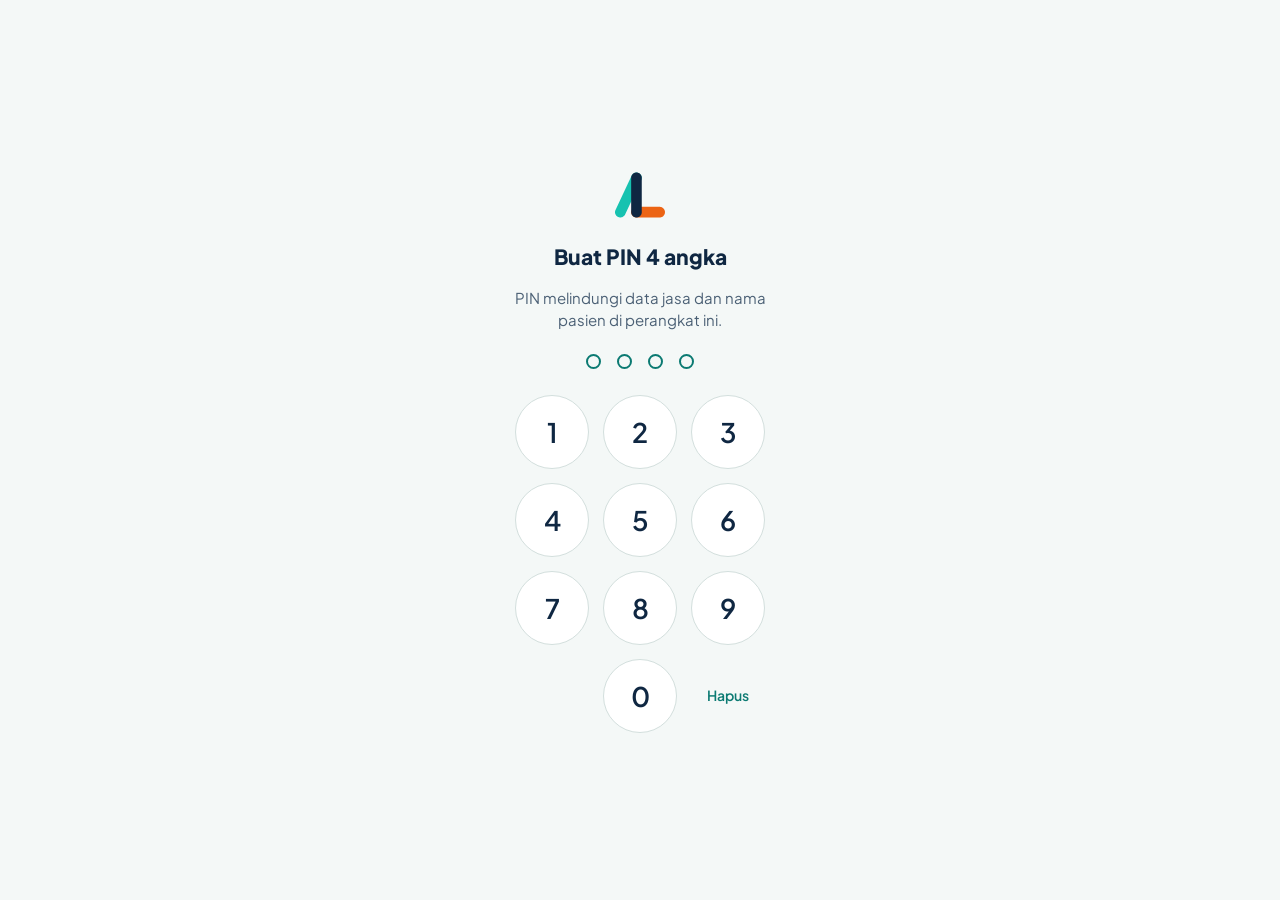
<file: ccareplus/index.html>
<!DOCTYPE html>
<html lang="id">
<head>
<script src="../kunci.js"></script>
<script>if (window.AlvisyaKunci) AlvisyaKunci.jaga();</script>

<meta charset="utf-8">
<link rel="manifest" href="../manifest.webmanifest">
<meta name="viewport" content="width=device-width, initial-scale=1, viewport-fit=cover">
<title>CCare Plus</title>
<meta name="theme-color" content="#0B7A72">
<meta name="robots" content="noindex">
<link rel="icon" href="../ikon/ccare-plus.svg">
<link rel="apple-touch-icon" href="../ikon/alvisya-192.png">
<link rel="preconnect" href="https://fonts.googleapis.com">
<link rel="stylesheet" href="https://fonts.googleapis.com/css2?family=Plus+Jakarta+Sans:wght@400;500;600;700;800&display=swap">
<style>
:root{--utama:#0B7A72;--utama-tua:#075E58;--utama-tipis:#E6F4F2;--kanvas:#F5F8F8;--isian:#F2F6F6;--putih:#FFFFFF;--garis:#D5E0E0;--pemisah:#E3EBEA;--garis-isian:#7D8F95;
  --teks:#0F2742;--teks-2:#4F6478;--redup:#637580;--merah:#B91C1C;--merah-tipis:#FDF0F0;--kuning:#B45309;--kuning-tipis:#FEF3C7;--hijau:#3B7A1E;--hijau-tipis:#EAF4E2;
  --c1:#DCEFEC;--c2:#9FD3CC;--c3:#0B7A72;--c3-teks:#FFFFFF}
@media (prefers-color-scheme:dark){:root{--utama:#2BB3A8;--utama-tua:#5FD0C6;--utama-tipis:#123A38;--kanvas:#0E1A1F;--isian:#15252B;--putih:#12212A;--garis:#2A3D44;--pemisah:#1E3036;--garis-isian:#5F7880;
  --teks:#E6EEF0;--teks-2:#9DB0B8;--redup:#7F929A;--merah:#F08080;--merah-tipis:#2A1A1D;--kuning:#E0A458;--kuning-tipis:#2C2416;--hijau:#7FC86A;--hijau-tipis:#1C2E17;--c1:#16403D;--c2:#1F6E66;--c3:#2BB3A8;--c3-teks:#0E1A1F}}
*{box-sizing:border-box}
.kembali{display:inline-flex;align-items:center;justify-content:center;flex:0 0 auto;width:44px;height:44px;margin-left:-12px;border-radius:8px;color:var(--teks);text-decoration:none}
.kembali:hover,.kembali:focus-visible{background:var(--isian)}
.kembali-teks{display:inline-flex;align-items:center;gap:2px;min-height:44px;margin:-8px 0 8px -8px;color:var(--utama);font-weight:600;text-decoration:none}
html,body{margin:0;background:var(--kanvas);color:var(--teks);font-family:'Plus Jakarta Sans',system-ui,-apple-system,'Segoe UI',Roboto,sans-serif;font-size:15px;-webkit-font-smoothing:antialiased}
a{color:var(--utama)}
button{font:inherit;color:inherit}
:focus-visible{outline:2px solid var(--utama);outline-offset:2px}
.num{font-variant-numeric:tabular-nums}
header{position:sticky;top:0;z-index:5;background:var(--putih);border-bottom:1px solid var(--garis)}
.kepala{max-width:1240px;margin:0 auto;padding:0 24px;display:flex;align-items:center;gap:8px 20px}
.merek{display:flex;align-items:center;gap:10px;padding:12px 0;min-width:0;flex:0 1 260px}
.logo{display:grid;place-items:center;width:32px;height:32px;border-radius:8px;background:var(--utama);color:var(--c3-teks);flex:none}
.merek b{display:block;font-size:16px;line-height:1.1}.merek small{display:block;font-size:12px;color:var(--teks-2);white-space:nowrap;overflow:hidden;text-overflow:ellipsis}
nav{display:flex;gap:2px;flex:1 1 0;overflow-x:auto;scrollbar-width:none;min-width:0}
nav::-webkit-scrollbar{display:none}
.tab{background:none;border:0;border-bottom:2px solid transparent;color:var(--teks-2);font-weight:600;font-size:15px;padding:18px 12px 16px;cursor:pointer;white-space:nowrap;
  transition:color 180ms ease,border-color 180ms ease,background-color 180ms ease}
.tab:hover{background:var(--isian);color:var(--teks)}
.tab[aria-current=page]{color:var(--utama);border-bottom-color:var(--utama)}
.tb{display:inline-flex;align-items:center;justify-content:center;gap:6px;min-height:44px;border-radius:8px;font-weight:600;font-size:14px;padding:8px 14px;text-decoration:none;white-space:nowrap;cursor:pointer;transition:background-color 160ms ease}
.tb.utama{background:var(--utama);color:var(--c3-teks);border:1px solid var(--utama)}.tb.utama:hover{background:var(--utama-tua)}
.tb.kedua{background:var(--putih);color:var(--teks);border:1px solid var(--garis)}.tb.kedua:hover{background:var(--isian)}
.tb:disabled{color:var(--redup);cursor:default;background:var(--putih)}
.tb svg,.ikon{width:16px;height:16px;flex:none}
main{max-width:1240px;margin:0 auto;padding:24px}
.baris-judul{display:flex;flex-wrap:wrap;align-items:flex-end;justify-content:space-between;gap:12px;margin-bottom:24px}
h1{margin:0;font-size:24px;font-weight:700}
.sub{margin:2px 0 0;font-size:14px;color:var(--teks-2)}
.navper{display:flex;gap:8px;align-items:center}
.kartu{border:1px solid var(--garis);border-radius:16px;background:var(--putih)}
.pad{padding:20px}
h2{margin:0;font-size:16px;font-weight:700}
.kepala-kartu{display:flex;justify-content:space-between;align-items:baseline;gap:8px;margin-bottom:12px;flex-wrap:wrap}
.ket{font-size:13px;color:var(--teks-2)}
.strip{display:grid;grid-template-columns:repeat(auto-fit,minmax(200px,1fr));gap:1px;background:var(--pemisah);overflow:hidden;margin-bottom:24px}
.strip>div{padding:16px 20px;background:var(--putih)}
.strip .l{font-size:13px;color:var(--teks-2)}.strip .v{font-size:28px;font-weight:700;margin-top:2px;line-height:1.15}.strip .k{font-size:13px;margin-top:2px;color:var(--teks-2)}
.naik{color:var(--hijau)}.turun{color:var(--kuning)}
.dua{display:flex;flex-wrap:wrap;gap:24px;align-items:flex-start;margin-bottom:24px}
.dua>section{flex:1 1 380px;min-width:0}
.rinci{display:grid;grid-template-columns:1fr auto auto;font-size:15px}
.rinci>span{padding:10px 0;border-bottom:1px solid var(--pemisah)}
.rinci .r{text-align:right;padding-left:16px}.rinci .rp{text-align:right;min-width:120px;padding-left:16px}
.rinci .total{font-weight:700;font-size:17px;border-bottom:0;padding-top:12px}.rinci .total.rp{color:var(--utama)}
.kal{display:grid;grid-template-columns:repeat(7,minmax(0,1fr));gap:4px}
.kal .dw{font-size:12px;color:var(--teks-2);text-align:center;padding-bottom:4px}.kal .dw.mg{color:var(--merah)}
.sel{height:48px;border-radius:8px;padding:4px 6px;display:flex;flex-direction:column;justify-content:space-between;border:1px solid var(--pemisah);background:var(--putih);min-width:0}
.sel .d{font-size:12px;color:var(--teks-2)}.sel b{font-size:15px;line-height:1}.sel .s{font-size:11px;font-weight:600;color:var(--utama);white-space:nowrap;overflow:hidden;text-overflow:ellipsis}
.sel.l1{background:var(--c1)}.sel.l2{background:var(--c2)}.sel.l3{background:var(--c3);color:var(--c3-teks)}.sel.l3 .d{color:inherit;opacity:.85}
.sel.mg{background:var(--merah-tipis)}.sel.mg .d{color:var(--merah)}
.sel.depan{border-style:dashed}.sel.depan .d{color:var(--redup)}
.sel.kini{border:2px solid var(--teks)}
.sel.kosong{visibility:hidden}
.legenda{display:flex;flex-wrap:wrap;gap:12px;margin-top:12px;font-size:12px;color:var(--teks-2)}
.legenda i{display:inline-block;width:10px;height:10px;border-radius:3px;vertical-align:-1px;margin-right:4px}
.grafik{display:grid;grid-template-columns:repeat(12,minmax(0,1fr));gap:8px;align-items:end;height:190px;border-bottom:1px solid var(--garis)}
.batang{display:flex;flex-direction:column;justify-content:flex-end;align-items:center;height:100%;gap:4px;min-width:0}
.batang span{font-size:12px;color:var(--teks-2)}
.batang i{display:block;width:100%;max-width:48px;border-radius:6px 6px 0 0;background:var(--c2);transition:height 220ms ease-out}
.batang.ini i{background:var(--utama)}.batang.ini span{color:var(--teks);font-weight:600}
.sumbu{display:grid;grid-template-columns:repeat(12,minmax(0,1fr));gap:8px;margin-top:6px;font-size:12px;color:var(--teks-2);text-align:center}
.tabel-bungkus{overflow-x:auto}
table{width:100%;border-collapse:collapse;font-size:15px}
th{position:sticky;top:0;background:var(--isian);color:var(--teks-2);font-size:13px;font-weight:600;text-align:right;padding:10px 16px;white-space:nowrap}
td{padding:10px 16px;border-top:1px solid var(--pemisah);text-align:right;white-space:nowrap}
th.k,td.k{text-align:left}
tfoot td{font-weight:700;background:var(--isian)}
tr.ini td{background:var(--utama-tipis)}
.chip{display:inline-flex;align-items:center;gap:4px;font-size:13px;font-weight:600;padding:2px 8px;border-radius:6px;background:var(--utama-tipis);color:var(--utama)}
.chip.ganti{background:var(--kuning-tipis);color:var(--kuning)}.chip.digantikan{background:var(--isian);color:var(--teks-2)}.chip.event{background:transparent;border:1px solid var(--garis);color:var(--teks)}
.cari{width:100%;max-width:320px;padding:8px 12px;border:1px solid var(--garis);border-radius:8px;background:var(--isian);color:var(--teks);font:inherit}
.kosong-isi{padding:48px 24px;text-align:center;color:var(--teks-2)}
.pesan{display:flex;gap:8px;align-items:flex-start;padding:12px 16px;border-radius:12px;font-size:14px;margin-bottom:16px}
.pesan.galat{background:var(--merah-tipis);color:var(--merah)}
.masuk{animation:masuk 220ms ease-out both}
@keyframes masuk{from{opacity:.0;transform:translateY(6px)}to{opacity:1;transform:none}}
.masuk.dari-kanan{animation:dariKanan 240ms cubic-bezier(.2,.8,.2,1) both}.masuk.dari-kiri{animation:dariKiri 240ms cubic-bezier(.2,.8,.2,1) both}
@keyframes dariKanan{from{opacity:0;transform:translateX(28px)}to{opacity:1;transform:none}}@keyframes dariKiri{from{opacity:0;transform:translateX(-28px)}to{opacity:1;transform:none}}
.memuat{opacity:.55;transition:opacity 160ms ease}
.segaran{position:fixed;left:0;right:0;top:0;height:3px;z-index:30;background:linear-gradient(90deg,transparent,var(--utama),transparent);background-size:40% 100%;background-repeat:no-repeat;animation:segar 1.1s linear infinite}
.segaran[hidden]{display:none}@keyframes segar{from{background-position:-40% 0}to{background-position:140% 0}}
@media (prefers-reduced-motion:reduce){.segaran{animation:none;background:var(--utama);opacity:.5}}
@media (prefers-reduced-motion:reduce){.masuk,.masuk.dari-kanan,.masuk.dari-kiri{animation:none}.batang i,.tab{transition:none}}
@media (max-width:1100px){.merek small{display:none}.merek{flex:0 0 auto}.tab{padding:18px 9px 16px}}
@media (max-width:640px){.kepala{padding:0 16px;flex-wrap:wrap}.merek{flex:1 1 100%;padding-bottom:0}.merek small{display:block}.strip{grid-template-columns:repeat(3,minmax(0,1fr))}.strip>div:first-child{grid-column:1/-1}.strip>div{padding:12px 16px}main{padding:16px}.tab{padding:14px 10px 12px}.strip .v{font-size:24px}.sel{height:42px}.sel .s{display:none}.grafik{gap:4px}.sumbu{gap:4px}.batang span{font-size:10px}
  .sembunyi-hp{display:none}td,th{padding:8px 10px}.dua{gap:16px}.pad{padding:16px}}

.aksi-kepala{display:flex;gap:8px;flex:none}
.tb.ikon-saja{padding:8px 10px}
.lencana{display:inline-grid;place-items:center;min-width:18px;height:18px;padding:0 5px;border-radius:9px;background:var(--merah);color:var(--c3-teks);font-size:11px;font-weight:700;margin-left:4px;vertical-align:1px}
.pita{display:flex;flex-wrap:wrap;align-items:center;gap:8px 12px;padding:12px 16px;border-radius:12px;border:1px solid var(--garis);background:var(--putih);margin-bottom:16px;font-size:14px}
.pita.info{background:var(--utama-tipis);border-color:transparent}
.pita.awas{background:var(--kuning-tipis);border-color:transparent;color:var(--teks)}
.pita b{font-weight:700}.pita .isi-pita{flex:1 1 240px;min-width:0}
.pita svg{width:18px;height:18px;flex:none}
select.isian,input.isian{font:inherit;font-size:14px;text-overflow:ellipsis;color:var(--teks);background:var(--isian);border:1px solid var(--garis-isian);border-radius:8px;padding:6px 8px;width:100%;min-width:0}
select.isian.isi{background:var(--putih);border-color:var(--utama)}
select.isian.ganti{border-color:var(--kuning)}
.jd-tata{display:grid;grid-template-columns:minmax(0,1fr) 300px;gap:16px;align-items:start}
.jd-panel{position:sticky;top:80px}
.kal{display:grid;grid-template-columns:repeat(7,minmax(0,1fr))}
.kal-h{font-size:13px;font-weight:600;color:var(--teks-2);padding:8px 8px;border-bottom:1px solid var(--pemisah)}.kal-h.mg{color:var(--merah)}
.kal-sel{min-height:96px;min-width:0;display:flex;flex-direction:column;align-items:stretch;gap:4px;padding:6px;border:0;border-right:1px solid var(--pemisah);border-bottom:1px solid var(--pemisah);background:var(--putih);text-align:left;cursor:pointer;transition:background-color 150ms ease}
.kal-sel:nth-child(7n){border-right:0}.kal-sel:hover{background:var(--isian)}
.kal-sel .n{font-size:13px;font-weight:600;color:var(--teks-2);white-space:nowrap;overflow:hidden;text-overflow:ellipsis}.kal-sel .n small{font-weight:400}
.kal-sel.mg .n{color:var(--merah)}.kal-sel.lewat .n{color:var(--redup)}.kal-sel.lewat.mg .n{color:var(--merah)}
.kal-sel.luar{background:var(--isian);cursor:default}.kal-sel.luar .n{color:var(--redup)}
.kal-sel.kini{box-shadow:inset 0 0 0 2px var(--utama)}.kal-sel.pilih{background:var(--utama-tipis);box-shadow:inset 0 0 0 2px var(--utama)}
.ch{display:block;font-style:normal;font-size:12px;font-weight:600;line-height:1.4;border-radius:6px;padding:1px 6px;overflow-wrap:anywhere;border:1px solid transparent}
.ch small{font-weight:400}.ch .pdk{display:none}
.ch.p{background:var(--utama);color:var(--c3-teks)}.ch.g{border-color:var(--utama);color:var(--utama);background:var(--putih)}
.ch.dg{background:var(--isian);color:var(--teks-2);text-decoration:line-through}.ch.ev{background:var(--kuning-tipis);color:var(--kuning)}
.ch.ok{background:var(--hijau-tipis);color:var(--hijau)}.ch.tg{border-color:var(--garis);color:var(--teks);background:var(--putih)}
.leg-jd{display:flex;flex-wrap:wrap;gap:6px 16px;font-size:13px;color:var(--teks-2);margin:12px 4px 0}.leg-jd span{display:inline-flex;align-items:center;gap:6px}.leg-jd .ch{display:inline-block}
.ed-jd{display:flex;flex-direction:column;gap:12px}.ed-kep{display:flex;justify-content:space-between;gap:8px;align-items:flex-start}.ed-kep h2{font-size:18px}
.kotak{display:flex;flex-direction:column;gap:6px;min-width:0}
.st-baris{display:inline-flex;align-items:center;gap:4px;font-size:13px;color:var(--teks-2);white-space:nowrap;min-height:20px}
.st-baris svg{width:16px;height:16px}.st-baris.ok{color:var(--hijau)}.st-baris.galat{color:var(--merah)}
dialog.lembar{margin:auto 0 0;max-width:100vw;border-radius:16px 16px 0 0;max-height:85vh}
.minta{display:grid;grid-template-columns:1fr auto;gap:8px 16px;align-items:center;padding:12px 16px;border-top:1px solid var(--pemisah)}
.minta:first-of-type{border-top:0}.minta .tombol{display:flex;gap:8px}
dialog{border:0;border-radius:16px;padding:0;max-width:min(520px,calc(100vw - 32px));width:100%;background:var(--putih);color:var(--teks);box-shadow:0 12px 40px rgba(15,39,66,.28)}
dialog::backdrop{background:rgba(15,39,66,.45)}
dialog[open]{animation:masuk 200ms ease-out both}
.dlg-kepala{display:flex;align-items:center;justify-content:space-between;padding:16px 20px;border-bottom:1px solid var(--pemisah)}
.dlg-kepala h2{font-size:18px}
.dlg-isi{padding:16px 20px;display:flex;flex-direction:column;gap:12px}
.dlg-kaki{display:flex;justify-content:flex-end;gap:8px;padding:12px 20px;border-top:1px solid var(--pemisah)}
.tutup{background:none;border:0;padding:6px;border-radius:8px;cursor:pointer;color:var(--teks-2)}
.chips{display:flex;flex-wrap:wrap;gap:8px}
.chips button{border:1px solid var(--garis);background:var(--putih);border-radius:999px;min-height:44px;padding:0 14px;font-size:14px;cursor:pointer}
.chips button[aria-pressed=true]{background:var(--utama-tipis);border-color:var(--utama);color:var(--utama);font-weight:600}
.chips button small{color:var(--teks-2);font-weight:400}
.salin{display:flex;gap:8px}.salin input{flex:1}
.scan-info{display:flex;gap:10px;align-items:flex-start;padding:10px 12px;border-radius:12px;background:var(--kanvas);font-size:13px;color:var(--teks-2)}
.scan-info svg{width:18px;height:18px;flex:none;margin-top:1px;color:var(--utama)}.scan-info b{display:block;color:var(--teks);font-size:14px}
.scan-atas{display:flex;align-items:center;justify-content:space-between;gap:8px}
.scan-atas .tb-teks{min-height:36px;padding:0 4px;border:0;background:none;color:var(--utama);font:inherit;font-size:13px;font-weight:600;cursor:pointer}
.scan-hari{display:grid;grid-template-columns:repeat(7,minmax(0,1fr));gap:6px;padding:7px 7px 0}
.scan-hari button{position:relative;display:flex;flex-direction:column;align-items:center;justify-content:center;gap:1px;min-height:72px;padding:6px 2px;border:1px solid var(--garis);border-radius:12px;background:var(--putih);color:var(--teks);font:inherit;cursor:pointer;transition:background .15s,border-color .15s}
.scan-hari button:hover{background:var(--isian)}
.scan-hari .h{font-size:12px;color:var(--teks-2)}.scan-hari .d{font-size:20px;font-weight:700;line-height:1.1;font-variant-numeric:tabular-nums}
.scan-hari .s{font-size:11px;color:var(--redup);white-space:nowrap}.scan-hari .s.ada{color:var(--hijau);font-weight:600}
.scan-hari button.kini .h{color:var(--utama);font-weight:700}.scan-hari button.kini .d{color:var(--utama)}
.scan-hari button[aria-pressed=true]{border:2px solid var(--utama);background:var(--utama-tipis)}
.scan-hari button[aria-pressed=true] .h{color:var(--utama)}
.scan-hari button[aria-pressed=true]::after{content:"";position:absolute;top:-7px;right:-7px;width:18px;height:18px;box-shadow:0 0 0 2px var(--putih);border-radius:50%;background:var(--utama) url("data:image/svg+xml,%3Csvg xmlns='http://www.w3.org/2000/svg' viewBox='0 0 24 24' fill='none' stroke='white' stroke-width='3.2'%3E%3Cpath d='M5 12l5 5 9-10'/%3E%3C/svg%3E") center/11px no-repeat}
.dlg-kaki .ringkas{margin-right:auto;align-self:center;font-size:13px;color:var(--teks-2)}
label.lbl{display:block;font-size:13px;font-weight:600;color:var(--teks-2);margin-bottom:4px}
.toast{position:fixed;left:50%;bottom:24px;transform:translateX(-50%);background:var(--teks);color:var(--putih);padding:10px 16px;border-radius:12px;font-size:14px;z-index:20;box-shadow:0 6px 24px rgba(15,39,66,.25);max-width:calc(100vw - 32px)}
.setup{max-width:520px;margin:48px auto;padding:24px}
@media (max-width:899px){.jd-tata{grid-template-columns:1fr}.jd-panel{display:none}.kal-sel{min-height:72px}}
@media (max-width:640px){.aksi-kepala .teks-tb{display:none}.aksi-kepala{margin-left:auto}.merek{flex:1 1 0;min-width:0}.kepala{flex-wrap:wrap}.strip .k{font-size:12px}nav{flex:1 1 100%;order:3}
  .kal-sel{min-height:60px;padding:4px 2px;gap:2px}.kal-h{padding:6px 2px;text-align:center}.kal-sel .n{padding-left:2px}.ch{font-size:11px;padding:0 2px;border-radius:4px;letter-spacing:-.1px;white-space:nowrap;overflow:hidden}.ch .pjg{display:none}.ch .pdk{display:inline}.kal-sel .n .pjg{display:none}.leg-jd{font-size:12px}}

/* ===== arah A: strip padat (v4.7) ===== */
.tab{display:inline-flex;align-items:center;gap:6px}.tab svg{width:18px;height:18px;flex:none}
.baris-judul{align-items:center;margin-bottom:16px}
.judul-per{display:flex;align-items:center;gap:8px;min-width:0;flex:1 1 320px}
.judul-teks{min-width:0}
.panah{width:44px;height:44px;flex:none;display:grid;place-items:center;border:1px solid var(--garis);border-radius:8px;background:var(--putih);color:var(--teks);cursor:pointer;transition:background-color 160ms ease}
.panah:hover{background:var(--isian)}.panah svg{width:18px;height:18px}
.status{display:flex;align-items:center;gap:6px;font-size:13px;color:var(--teks-2);min-height:44px;margin:-8px 0 8px}
.status svg{width:16px;height:16px;flex:none}.status span{flex:1}
.status.ok{color:var(--hijau)}.status.awas{color:var(--kuning)}
.tb-teks{border:0;background:none;color:var(--utama);font-weight:600;font-size:13px;min-height:44px;padding:0 4px;cursor:pointer}
.ringkas{display:grid;grid-template-columns:repeat(2,minmax(0,1fr));gap:16px;align-items:start}
.ringkas>*{grid-column:1}.ringkas>.rinci-kartu{grid-column:2;grid-row:1 / span 3}
.pahlawan .l,.tiga .l,.strip4 .l{display:block;font-size:13px;font-weight:600;color:var(--teks-2)}
.pahlawan .v{font-size:34px;font-weight:700;line-height:1.15;margin-top:2px}
.bilah{height:8px;border-radius:4px;background:var(--pemisah);overflow:hidden;margin-top:12px}.bilah i{display:block;height:8px;background:var(--utama);transition:width 220ms ease-out}
.banding{display:flex;justify-content:space-between;gap:8px;flex-wrap:wrap;font-size:13px;color:var(--teks-2);margin-top:6px}
.tiga{display:grid;grid-template-columns:repeat(3,minmax(0,1fr));margin-top:16px;border-top:1px solid var(--pemisah)}
.tiga>div{padding:12px 0 0 12px;border-left:1px solid var(--pemisah)}.tiga>div:first-child{padding-left:0;border-left:0}
.tiga b{font-size:22px}.tiga small{font-size:13px;font-weight:400;color:var(--teks-2)}
.kerangka .tiga{border:0;gap:12px}.kerangka .tiga>.sk{margin:0}
.shift{display:flex;align-items:center;gap:12px;width:100%;padding:12px 16px;border-radius:12px;text-align:left;cursor:pointer;transition:background-color 160ms ease}
.shift:hover{background:var(--isian)}.shift>svg{width:22px;height:22px;flex:none;color:var(--utama)}.shift>svg:last-child{width:18px;height:18px;color:var(--teks-2)}
.isi-shift{flex:1;min-width:0;display:flex;flex-direction:column}.isi-shift b{font-size:16px}
.br{display:grid;grid-template-columns:1fr auto auto;gap:12px;align-items:baseline;padding:10px 0;border-top:1px solid var(--pemisah);font-size:15px}
.br .q{color:var(--teks-2);text-align:right;min-width:44px}.br .rp{text-align:right;min-width:112px}
.br.redup{color:var(--teks-2)}.br.tebal{font-weight:700}.br.aksen{color:var(--utama)}
.kepala-kartu{margin-bottom:4px}
.grafik{display:flex;gap:12px;align-items:flex-end;height:150px;border-bottom:0}
.batang{flex:1;max-width:96px}.batang i{max-width:none;border-radius:4px 4px 0 0}.batang small{font-size:12px;color:var(--teks-2)}.batang.ini small{color:var(--teks);font-weight:600}
.strip4{display:grid;grid-template-columns:repeat(5,minmax(0,1fr));padding:12px 16px;margin-bottom:16px;gap:8px}.strip4 b{font-size:20px}
.daftar{overflow:hidden}.daftar-kep{display:flex;justify-content:space-between;padding:12px 16px}
.hr{display:grid;grid-template-columns:1fr auto;gap:2px 12px;padding:12px 16px;border-top:1px solid var(--pemisah)}
.hr .tg{font-size:16px;font-weight:600}.hr .rp{font-size:16px;font-weight:700;text-align:right}.hr .r{text-align:right}
.hr.jumlah{background:var(--isian)}
.tumpuk{display:flex;flex-direction:column;gap:16px}
.alat-pasien{display:flex;flex-direction:column;gap:8px;margin-bottom:16px}.alat-pasien .cari{max-width:none;min-height:44px;font-size:16px}
.chips button{min-height:44px}
.grup{overflow:hidden}.grup-kep{display:flex;justify-content:space-between;gap:8px;padding:10px 16px;background:var(--isian)}
.ps{display:grid;grid-template-columns:28px 1fr auto;gap:8px;align-items:center;padding:10px 16px;border-top:1px solid var(--pemisah)}
.ps .no{color:var(--teks-2);text-align:right}
.pad-kep{padding:12px 16px}
.menu-lain h2{margin:0}
.menu-lain summary,.baris-menu{display:flex;align-items:center;gap:12px;width:100%;min-height:52px;padding:8px 16px;border:0;border-top:1px solid var(--pemisah);background:none;color:var(--teks);font-size:16px;text-align:left;text-decoration:none;cursor:pointer;list-style:none;transition:background-color 160ms ease}
.menu-lain summary::-webkit-details-marker{display:none}
.menu-lain summary:hover,.baris-menu:hover{background:var(--isian)}
.menu-lain summary>span:first-child,.baris-menu>span:first-child{flex:1;min-width:0}
.menu-lain small{display:block;font-size:13px;color:var(--teks-2)}
.chev{display:grid;color:var(--teks-2)}.chev svg{width:18px;height:18px;transition:transform 180ms ease}
details[open] .chev svg{transform:rotate(90deg)}
.baris-menu.bahaya{color:var(--merah)}
.sk{display:block;background:var(--pemisah);border-radius:6px;margin:0 0 10px;animation:sk 1.2s ease-in-out infinite alternate}
@keyframes sk{from{opacity:1}to{opacity:.55}}
.kerangka{display:flex;flex-direction:column;gap:16px}
@media (prefers-reduced-motion:reduce){.sk{animation:none}.bilah i,.chev svg{transition:none}}
@media (max-width:899px){
  .ringkas{grid-template-columns:1fr}.ringkas>.rinci-kartu{grid-column:1;grid-row:auto}
  main{padding:16px 16px calc(96px + env(safe-area-inset-bottom))}
  .aksi-kepala{display:none}
  .kepala{padding:0 16px}.merek{flex:1 1 auto;padding:10px 0}
  nav#tabs{position:fixed;left:0;right:0;bottom:0;z-index:10;background:var(--putih);border-top:1px solid var(--garis);padding:4px 4px calc(6px + env(safe-area-inset-bottom));flex:none;order:0;overflow:visible}
  nav#tabs .tab{flex:1;flex-direction:column;gap:2px;padding:6px 0;min-height:52px;border-bottom:0;font-size:12px;position:relative}
  nav#tabs .tab svg{width:22px;height:22px}
  nav#tabs .tab:hover{background:none}
  nav#tabs .lencana{position:absolute;top:2px;left:calc(50% + 6px);margin:0}
  .toast{bottom:calc(84px + env(safe-area-inset-bottom))}
  .baris-judul{flex-direction:column;align-items:stretch}
  .judul-per{flex:1 1 auto}.judul-teks{flex:1;text-align:center}
  .judul-teks h1{font-size:18px}.baris-judul .navper{justify-content:flex-end}
  .baris-judul .navper{margin-top:-4px}.baris-judul .navper .tb{border:0;background:none;color:var(--utama);padding:0 4px;min-height:44px}
}
@media (max-width:640px){.kepala{flex-wrap:nowrap}.merek small{display:block}.br .rp{min-width:96px}.strip4 b{font-size:18px}}
/* ===== Gerak: hanya transform/opacity (dikerjakan GPU) — satu kurva pegas untuk semuanya ===== */
:root{--pegas:cubic-bezier(.2,.9,.25,1.06);--keluar:cubic-bezier(.4,0,1,1)}
@media (min-width:900px){nav#tabs{position:relative}}
.penunjuk{position:absolute;left:0;bottom:0;height:3px;width:1px;border-radius:3px 3px 0 0;background:var(--utama);transform-origin:0 0;pointer-events:none;will-change:transform;transition:transform 300ms var(--pegas)}
.tab[aria-current=page]{border-bottom-color:transparent}
#isi{touch-action:pan-y}
#isi>.masuk{will-change:transform}
#isi>.masuk.ikut{animation:none!important;transition:none}
#isi>.masuk.lepas{transition:transform 260ms var(--pegas),opacity 200ms ease}
#isi>.masuk.diam{animation:none}
.masuk:not(.diam) .batang i{transform-origin:50% 100%;animation:tumbuh 520ms var(--pegas) both;animation-delay:calc(var(--i,0) * 30ms + 80ms)}
@keyframes tumbuh{from{transform:scaleY(0)}to{transform:none}}
.batang{background:none;border:0;padding:0;font:inherit;color:inherit;cursor:pointer;transition:transform 220ms var(--pegas)}
.batang.pilih{transform:translateY(-4px)}.batang.pilih i{filter:brightness(1.12)}
.info-batang{margin:10px 0 0;font-size:14px;color:var(--teks-2);min-height:21px}
button,.baris-menu,.kartu.shift{transition:transform 120ms var(--pegas),background-color 160ms ease}
button:active:not(:disabled),.baris-menu:active{transform:scale(.97)}
.papan-riak{position:relative;overflow:hidden}
.riak{position:absolute;border-radius:50%;background:currentColor;opacity:.14;transform:scale(0);pointer-events:none;animation:riak 520ms ease-out forwards}
@keyframes riak{to{transform:scale(1);opacity:0}}
dialog[open]{animation:dlgMasuk 260ms var(--pegas) both}
@keyframes dlgMasuk{from{opacity:0;transform:translateY(12px) scale(.98)}to{opacity:1;transform:none}}
dialog.tutupan{animation:dlgKeluar 180ms var(--keluar) both}
@keyframes dlgKeluar{to{opacity:0;transform:translateY(12px) scale(.98)}}
::view-transition-old(root),::view-transition-new(root){animation-duration:240ms;animation-timing-function:var(--pegas)}
@media (max-width:899px){
  .penunjuk{top:4px;bottom:auto;height:32px;border-radius:16px;background:var(--utama-tipis)}
  nav#tabs .tab{z-index:1}
  dialog,dialog.lembar{margin:auto 0 0;max-width:100vw;width:100vw;border-radius:20px 20px 0 0;max-height:88vh;padding-bottom:env(safe-area-inset-bottom)}
  dialog[open]{animation:lembarNaik 320ms var(--pegas) both}
  dialog.tutupan{animation:lembarTurun 200ms var(--keluar) both}
  dialog.tarik{animation:none;transition:none}
  dialog.lepas{transition:transform 240ms var(--pegas)}
  .dlg-kepala{position:relative;padding-top:22px;touch-action:none;cursor:grab}
  .dlg-kepala::before{content:"";position:absolute;top:8px;left:50%;width:40px;height:5px;margin-left:-20px;border-radius:3px;background:var(--garis)}
}
@keyframes lembarNaik{from{transform:translateY(100%)}to{transform:none}}
@keyframes lembarTurun{to{transform:translateY(100%)}}
@media (prefers-reduced-motion:reduce){
  .penunjuk,.batang,button,.baris-menu,#isi>.masuk.lepas{transition:none!important}
  .masuk .batang i,dialog[open],dialog.tutupan,.riak{animation:none!important}
  ::view-transition-old(root),::view-transition-new(root){animation:none}
}
</style>
</head>
<body>
<header id="kepala">
  <div class="kepala">
    <div class="merek">
      <a class="kembali" id="keMuka" href="../" aria-label="Kembali ke AlvisyaLabs" title="Kembali ke AlvisyaLabs"><svg viewBox="0 0 24 24" width="22" height="22" fill="none" stroke="currentColor" stroke-width="2" stroke-linecap="round" aria-hidden="true"><path d="M15 18l-6-6 6-6"/></svg></a>
      <span class="logo"><svg class="ikon" viewBox="0 0 24 24" fill="none" stroke="currentColor" stroke-width="2" aria-hidden="true"><path d="M4 19V9M10 19V5M16 19v-7M22 19H2"/></svg></span>
      <span style="min-width:0"><b>CCare Plus</b><small id="nama">memuat…</small></span>
    </div>
    <nav id="tabs" aria-label="Menu"></nav>
    <div class="aksi-kepala">
      <button class="tb kedua" id="tbScan" title="Minta scan C-CARE dari komputer" aria-label="Minta scan">
        <svg viewBox="0 0 24 24" fill="none" stroke="currentColor" stroke-width="2" aria-hidden="true"><path d="M4 7V5a1 1 0 0 1 1-1h2M17 4h2a1 1 0 0 1 1 1v2M20 17v2a1 1 0 0 1-1 1h-2M7 20H5a1 1 0 0 1-1-1v-2M4 12h16"/></svg><span class="teks-tb">Scan</span></button>
      <button class="tb kedua" id="tbBagi" title="Bagikan jadwal ke teman" aria-label="Bagikan jadwal">
        <svg viewBox="0 0 24 24" fill="none" stroke="currentColor" stroke-width="2" aria-hidden="true"><circle cx="18" cy="5" r="3"/><circle cx="6" cy="12" r="3"/><circle cx="18" cy="19" r="3"/><path d="M8.6 13.5l6.8 4M15.4 6.5l-6.8 4"/></svg><span class="teks-tb">Bagikan</span></button>
    </div>
  </div>
</header>
<div id="segaran" class="segaran" hidden role="status" aria-label="Memperbarui data dari Sheet"></div>
<main id="isi" aria-live="polite"></main>
<dialog id="dlg" aria-labelledby="dlgJudul"><form method="dialog" id="dlgForm"></form></dialog>
<div class="toast" id="toast" role="status" hidden></div>

<script src="mesin.js"></script>
<script>
const CFG = /*CFG*/{ mode: 'pwa', api: 'https://api.alvisya.my.id/' }/*CFG*/;   // data lewat cache Cloudflare (alvisyalabs-ccareplus)
const TAB = [['dash', 'Ringkas'], ['jadwal', 'Jadwal'], ['harian', 'Catatan'], ['pasien', 'Pasien'], ['lain', 'Lainnya']];
const BLN = ['Jan', 'Feb', 'Mar', 'Apr', 'Mei', 'Jun', 'Jul', 'Agu', 'Sep', 'Okt', 'Nov', 'Des'];
const BULAN = ['Januari', 'Februari', 'Maret', 'April', 'Mei', 'Juni', 'Juli', 'Agustus', 'September', 'Oktober', 'November', 'Desember'];
const HARI = ['Min', 'Sen', 'Sel', 'Rab', 'Kam', 'Jum', 'Sab'];
const $ = id => document.getElementById(id);
const esc = s => String(s == null ? '' : s).replace(/[&<>"]/g, c => ({ '&': '&amp;', '<': '&lt;', '>': '&gt;', '"': '&quot;' }[c]));
const rp = v => 'Rp ' + Math.round(v || 0).toLocaleString('id-ID');
const n0 = v => v ? Number(v).toLocaleString('id-ID') : '';
const tglPanjang = t => { const [y, m, d] = t.split('-').map(Number); return d + ' ' + BLN[m - 1] + ' ' + y; };
const tglPendek = t => HARI[hariDari(t)] + ', ' + (+t.slice(8)) + ' ' + BLN[+t.slice(5, 7) - 1];
const hariDari = t => new Date(t + 'T00:00:00Z').getUTCDay();
const geser = (t, n) => { const d = new Date(t + 'T00:00:00Z'); d.setUTCDate(d.getUTCDate() + n); return d.toISOString().slice(0, 10); };
const IK = {
  kiri: '<svg viewBox="0 0 24 24" fill="none" stroke="currentColor" stroke-width="2" aria-hidden="true"><path d="M15 6l-6 6 6 6"/></svg>',
  kanan: '<svg viewBox="0 0 24 24" fill="none" stroke="currentColor" stroke-width="2" aria-hidden="true"><path d="M9 6l6 6-6 6"/></svg>',
  ubah: '<svg viewBox="0 0 24 24" fill="none" stroke="currentColor" stroke-width="2" aria-hidden="true"><path d="M4 20h4L19 9l-4-4L4 16v4z"/></svg>',
  galat: '<svg class="ikon" viewBox="0 0 24 24" fill="none" stroke="currentColor" stroke-width="2" aria-hidden="true"><circle cx="12" cy="12" r="9"/><path d="M12 7v6M12 16.5v.5"/></svg>',
  info: '<svg viewBox="0 0 24 24" fill="none" stroke="currentColor" stroke-width="2" aria-hidden="true"><circle cx="12" cy="12" r="9"/><path d="M12 11v6M12 7.5v.5"/></svg>',
  awas: '<svg viewBox="0 0 24 24" fill="none" stroke="currentColor" stroke-width="2" aria-hidden="true"><path d="M12 3l10 18H2L12 3z"/><path d="M12 10v5M12 18v.5"/></svg>',
  ok: '<svg viewBox="0 0 24 24" fill="none" stroke="currentColor" stroke-width="2.4" aria-hidden="true"><path d="M5 12l5 5 9-10"/></svg>',
  putar: '<svg viewBox="0 0 24 24" fill="none" stroke="currentColor" stroke-width="2" aria-hidden="true"><path d="M21 12a9 9 0 1 1-3-6.7M21 4v5h-5"/></svg>',
  tutup: '<svg viewBox="0 0 24 24" width="20" height="20" fill="none" stroke="currentColor" stroke-width="2" aria-hidden="true"><path d="M6 6l12 12M18 6L6 18"/></svg>',
  dash: '<svg viewBox="0 0 24 24" fill="none" stroke="currentColor" stroke-width="2" aria-hidden="true"><path d="M4 19V9M10 19V5M16 19v-7M22 19H2"/></svg>',
  jadwal: '<svg viewBox="0 0 24 24" fill="none" stroke="currentColor" stroke-width="2" aria-hidden="true"><rect x="3" y="5" width="18" height="16" rx="2"/><path d="M3 10h18M8 3v4M16 3v4"/></svg>',
  harian: '<svg viewBox="0 0 24 24" fill="none" stroke="currentColor" stroke-width="2" aria-hidden="true"><path d="M8 6h12M8 12h12M8 18h12M4 6h.01M4 12h.01M4 18h.01"/></svg>',
  pasien: '<svg viewBox="0 0 24 24" fill="none" stroke="currentColor" stroke-width="2" aria-hidden="true"><circle cx="9" cy="8" r="4"/><path d="M2 21c0-4 3-6 7-6s7 2 7 6M17 11a3 3 0 1 0 0-6M22 21c0-3-2-5-5-5"/></svg>',
  lain: '<svg viewBox="0 0 24 24" fill="none" stroke="currentColor" stroke-width="2" aria-hidden="true"><circle cx="5" cy="12" r="1.5"/><circle cx="12" cy="12" r="1.5"/><circle cx="19" cy="12" r="1.5"/></svg>',
  luar: '<svg viewBox="0 0 24 24" fill="none" stroke="currentColor" stroke-width="2" aria-hidden="true"><path d="M14 4h6v6M20 4l-9 9M18 14v5a1 1 0 0 1-1 1H5a1 1 0 0 1-1-1V7a1 1 0 0 1 1-1h5"/></svg>',
};
const selisihHari = (a, b) => Math.round((Date.parse(b + 'T00:00:00Z') - Date.parse(a + 'T00:00:00Z')) / 864e5);
const jam = ms => new Date(ms).toLocaleTimeString('id-ID', { hour: '2-digit', minute: '2-digit', timeZone: 'Asia/Jakarta' });

/* ---------- akun & jalur data: halaman Apps Script (google.script.run) atau aplikasi HP (fetch ke Web App) ---------- */
const SIMPAN = 'jasaipb.akun';
const simpanLokal = (k, v) => { try { v == null ? localStorage.removeItem(k) : localStorage.setItem(k, JSON.stringify(v)); } catch (e) {} };
const bacaLokal = k => { try { return JSON.parse(localStorage.getItem(k) || 'null'); } catch (e) { return null; } };
function bacaKodePasang(teks) {
  const d = String(teks || '').trim().match(/^(https:\/\/script\.google\.com\/macros\/s\/[\w-]+\/exec)\?dasbor=([\w-]{8,})$/);   // tautan dasbor Apps Script
  if (d) return { u: d[1], k: d[2], n: '' };
  const m = String(teks || '').trim().match(/SJC1:([A-Za-z0-9+/=_-]+)/);
  if (!m) return null;
  try { const j = JSON.parse(decodeURIComponent(escape(atob(m[1].replace(/-/g, '+').replace(/_/g, '/'))))); return /^https:\/\/script\.google\.com\/macros\/s\/[\w-]+\/exec$/.test(j.u) && j.k ? { u: j.u, k: String(j.k), n: String(j.n || '') } : null; } catch (e) { return null; }   // kunci hanya dikirim ke Apps Script
}
const dek = s => { try { return decodeURIComponent(s); } catch (e) { return s; } };   // % rusak di tautan/QR tidak mematikan aplikasi
function bacaAkun() {
  if (CFG.mode === 'gas') return { k: CFG.kunci };
  const dariTautan = bacaKodePasang(dek(location.hash.slice(1)));
  if (dariTautan) { simpanLokal(SIMPAN, dariTautan); history.replaceState(null, '', location.pathname); return dariTautan; }
  const lama = bacaLokal(SIMPAN) || bacaKodePasang(bacaLokal('alvisyaTautan.ccare'));   // tautan yang pernah ditempel di halaman muka
  if (lama) simpanLokal(SIMPAN, lama);
  return lama;
}
let AKUN = bacaAkun();
function gasRun(fn, ...a) { return new Promise((ok, no) => google.script.run.withSuccessHandler(ok).withFailureHandler(no)[fn](...a)); }
async function jawab(p) { const j = await p; if (!j || !j.ok) throw new Error((j && j.pesan) || 'Gagal'); return j; }
/* Kunci PIN/sidik jari ada di AlvisyaLabs (../kunci.js), bukan di CCare Plus. */
/** hapus semua data CCare Plus di perangkat ini (dipakai Keluar, Lupa PIN, 5x salah) */
function hapusDataPerangkat() {
  S = false; ANTRE = []; simpanS();
  simpanLokal(SIMPAN, null); Object.keys(localStorage).filter(k => /^jasaipb\./.test(k)).forEach(k => simpanLokal(k, null));
  AKUN = null; D = null; Object.keys(cache).forEach(k => delete cache[k]);
}

/* ---------- database lokal: CCare Plus menyimpan & menghitung sendiri (mesin.js); Sheet hanya tempat sinkron ---------- */
const DBL = {   // IndexedDB: 'S' = data mentah terakhir dari Sheet, 'antre' = perubahan yang belum terkirim
  buka() { return this.p || (this.p = new Promise((ok, no) => { const r = indexedDB.open('ccareplus', 1); r.onupgradeneeded = () => r.result.createObjectStore('kv'); r.onsuccess = () => ok(r.result); r.onerror = () => no(r.error); })); },
  async baca(k) { const db = await this.buka(); return new Promise((ok, no) => { const q = db.transaction('kv').objectStore('kv').get(k); q.onsuccess = () => ok(q.result); q.onerror = () => no(q.error); }); },
  async tulis(k, v) { const db = await this.buka(); return new Promise((ok, no) => { const t = db.transaction('kv', 'readwrite'); v == null ? t.objectStore('kv').delete(k) : t.objectStore('kv').put(v, k); t.oncomplete = ok; t.onerror = () => no(t.error); }); },
};
let S = null, ANTRE = [], LAMA = false;   // LAMA: Apps Script belum punya aksi=sinkron → jalur lama (hitung di Sheet)
async function siapkan() {
  if (S !== null) return;
  try { S = (await DBL.baca('S')) || false; ANTRE = (await DBL.baca('antre')) || []; } catch (e) { S = false; ANTRE = []; }
  if (S && S.u !== AKUN.u) { S = false; ANTRE = []; }   // data milik sambungan lain
}
const simpanS = () => Promise.all([DBL.tulis('S', S || null), DBL.tulis('antre', ANTRE.length ? ANTRE : null)]).catch(() => {});
const kirimLangsung = body => jawab(fetch(CFG.api || AKUN.u, { method: 'POST', headers: { 'Content-Type': 'text/plain;charset=utf-8' }, body: JSON.stringify(Object.assign({ kunci: AKUN.k }, body)) }).then(r => r.json()));
/** kirim antrean satu per satu; ditolak Sheet (mis. di luar 6 periode) = dibuang, data Sheet yang berlaku saat tarik berikutnya */
async function kirimAntre() {
  while (ANTRE.length) {
    try { await kirimLangsung(ANTRE[0]); }
    catch (e) { if (e instanceof TypeError) throw e; toast('Perubahan jadwal ditolak Sheet: ' + e.message); }   // TypeError = tidak tersambung → coba lagi nanti
    ANTRE.shift(); await simpanS();
  }
}
/** tarik data mentah bila versi Sheet berubah. Hasil: true bila ada yang berubah */
function sinkron() {
  return sinkron.p || (sinkron.p = (async () => {
    try {
      await kirimAntre();
      const r = await jawab(fetch((CFG.api || AKUN.u) + '?' + new URLSearchParams({ aksi: 'sinkron', kunci: AKUN.k, ver: S ? S.ver : '' })).then(r => r.json()));
      let berubah;
      if (r.sama) { berubah = JSON.stringify([S.mintaScan, S.bagi]) !== JSON.stringify([r.mintaScan, r.bagi]); S.mintaScan = r.mintaScan; S.bagi = r.bagi; }
      else { berubah = !S || S.ver !== r.ver || JSON.stringify([S.mintaScan, S.bagi]) !== JSON.stringify([r.mintaScan, r.bagi]); S = Object.assign(r, { u: AKUN.u }); }   // versi sama = tidak digambar ulang (cegah putaran muat↔sinkron)
      S.diambil = Date.now(); await simpanS();
      return berubah;
    } catch (e) { if (/Aksi tidak dikenal/.test(e.message)) LAMA = true; throw e; }
    finally { sinkron.p = null; }
  })());
}
const tglJam = ms => new Date(ms).toLocaleString('id-ID', { day: 'numeric', month: 'short', hour: '2-digit', minute: '2-digit' });
async function dasborLokal(awal, segar) {
  await siapkan();
  if (!LAMA && (!S || segar)) await sinkron().catch(e => { if (!S && !LAMA) throw e; });
  if (LAMA || !S) return null;
  if (!segar) sinkron().then(b => { offline = ''; if (b) muat(awalDipilih, true); else perbaruiStatus(); })
    .catch(() => { if (!LAMA) { offline = tglJam(S.diambil); perbaruiStatus(); } });
  return Object.assign(Mesin.hitung(S, awal), { _diambil: S.diambil });
}
/** jadwal.ubah disimpan di HP dulu (bisa tanpa sinyal), lalu dikirim ke Sheet */
async function ubahJadwalLokal(body) {
  if (body.kode && S.kodeJadwal.indexOf(body.kode) < 0) throw new Error('Kode jadwal tidak dikenal.');
  const s = S.slot.find(x => x.t === body.t), k = s && s.kotak.find(x => x.ke === body.ke);
  if (!k) throw new Error('Tanggal ini di luar Jadwal Shift (6 periode).');
  k.kode = body.kode; k.ket = body.kode ? String(body.ket || '').slice(0, 80) : '';
  ANTRE.push(body); await simpanS();
  kirimAntre().catch(() => { offline = tglJam(S.diambil); perbaruiStatus(); });
  return { ok: true, t: body.t, kotak: s.kotak.map(x => ({ ke: x.ke, kode: x.kode, ket: x.ket })) };
}
const api = {
  dasbor: async (awal, segar) => (CFG.mode !== 'gas' && await dasborLokal(awal, segar)) || jawab(CFG.mode === 'gas' ? gasRun('dasborRun', AKUN.k, awal || '', !!segar)
    : fetch((CFG.api || AKUN.u) + '?' + new URLSearchParams({ aksi: 'dasbor', kunci: AKUN.k, awal: awal || '', segar: segar ? '1' : '', ringan: '1' })).then(r => r.json())),
  pasien: async awal => CFG.mode !== 'gas' && !LAMA && S ? Mesin.pasien(S, awal) : jawab(CFG.mode === 'gas' ? gasRun('pasienRun', AKUN.k, awal || '')
    : fetch((CFG.api || AKUN.u) + '?' + new URLSearchParams({ aksi: 'pasien', kunci: AKUN.k, awal: awal || '' })).then(r => r.json())),
  kirim: async body => {
    if (CFG.mode === 'gas') return jawab(gasRun('pemilikRun', AKUN.k, body));
    if (!LAMA && S && body.aksi === 'jadwal.ubah') return ubahJadwalLokal(body);
    const r = await kirimLangsung(body);
    if (S) { if ('mintaScan' in r || body.aksi === 'scan.batal') S.mintaScan = r.mintaScan || null; if (r.bagi) S.bagi = r.bagi; simpanS(); }
    return r;
  },
};

let tab = (() => {   // pintasan dari halaman muka AlvisyaLabs: ccareplus/#jadwal → langsung ke tab Jadwal
  const t = location.hash.slice(1);
  if (!['dash', 'jadwal', 'harian', 'pasien', 'lain'].includes(t)) return 'dash';
  history.replaceState(null, '', location.pathname + location.search); return t;
})(), D = null, awalDipilih = '', offline = '', diambil = 0, segar = false, fPasien = 'semua';
const cache = {};
let pasangPrompt = null;
window.addEventListener('beforeinstallprompt', e => { e.preventDefault(); pasangPrompt = e; if (D) gambar(); });

function toast(t) { const e = $('toast'); e.textContent = t; e.hidden = false; clearTimeout(toast.j); toast.j = setTimeout(() => { e.hidden = true; }, 3200); }
let arahTab = 0;
/** pindah tab; arah animasi mengikuti urutan tab (seperti geser halaman di Android) */
function keTab(t) {
  if (!TAB.some(([id]) => id === t) || t === tab) return;
  const i = (x) => TAB.findIndex(([id]) => id === x);
  arahTab = Math.sign(i(t) - i(tab)); tab = t; gambarTab(); gambar(); window.scrollTo(0, 0);
}
/* ===== Gerak: penunjuk tab, konten ikut jari, angka berhitung, grafik, lembar bawah, riak ===== */
const Gerak = {
  terakhir: '', angka: {},
  diam: () => matchMedia('(prefers-reduced-motion: reduce)').matches,
  getar(ms = 8) { try { if (window.AlvisyaUmpan) AlvisyaUmpan(); else if (navigator.vibrate) navigator.vibrate(ms); } catch (e) { } },
  /** penunjuk tab meluncur dari posisi lama ke tab aktif; prosen (-1..1) = ikut jari saat menggeser */
  penunjuk(prosen = 0) {
    const nav = $('tabs'); if (!nav) return;
    let p = nav.querySelector('.penunjuk'); const baru = !p;
    if (baru) { p = document.createElement('span'); p.className = 'penunjuk'; p.setAttribute('aria-hidden', 'true'); }
    nav.appendChild(p);
    const L = [...nav.querySelectorAll('.tab')], i = L.findIndex(b => b.getAttribute('aria-current') === 'page'); if (i < 0) return;
    const a = L[i], b = L[Math.min(L.length - 1, Math.max(0, i + Math.sign(prosen)))], f = Math.abs(prosen);
    const hp = innerWidth < 900, lebar = (e) => hp ? Math.min(64, e.offsetWidth - 8) : e.offsetWidth, kiri = (e) => e.offsetLeft + (e.offsetWidth - lebar(e)) / 2;
    const x = kiri(a) + (kiri(b) - kiri(a)) * f, w = lebar(a) + (lebar(b) - lebar(a)) * f;
    if (baru || Gerak.tanpaTransisi) p.style.transition = 'none';
    p.style.transform = `translateX(${x}px) scaleX(${w})`;
    if (baru || Gerak.tanpaTransisi) { void p.offsetWidth; p.style.transition = ''; }
  },
  /** View Transitions (Chrome 111+ / WebView Android): kartu “mekar” jadi halaman tujuan; selain itu langsung pindah */
  transisi(f) { if (document.startViewTransition && !Gerak.diam()) document.startViewTransition(f); else f(); },
  setelahGambar(sama) {
    // angka Pendapatan bersih berhitung ke nilai baru
    const v = document.querySelector('.pahlawan .v');
    if (v && D) {
      const kunci = 'bersih', ke = D.ringkas.bersih, dari = Gerak.angka[kunci];
      Gerak.angka[kunci] = ke;
      if (!sama && dari != null && dari !== ke && !Gerak.diam()) {
        const t0 = performance.now(), dur = 420, ease = (t) => 1 - Math.pow(1 - t, 3);
        const langkah = (t) => { const k = Math.min(1, (t - t0) / dur); v.textContent = rp(Math.round(dari + (ke - dari) * ease(k))); if (k < 1 && v.isConnected) requestAnimationFrame(langkah); };
        requestAnimationFrame(langkah);
      }
    }
    // batang grafik: ketuk = terangkat + rincian
    document.querySelectorAll('.batang').forEach(btn => btn.onclick = () => {
      const pilih = !btn.classList.contains('pilih'); document.querySelectorAll('.batang.pilih').forEach(x => x.classList.remove('pilih'));
      btn.classList.toggle('pilih', pilih); const info = $('infoBatang'); if (info) info.textContent = pilih ? btn.dataset.info : 'Ketuk batang untuk rinciannya';
    });
  },
};
/* geser kiri/kanan di HP: halaman ikut jari (memantul di tab pertama/terakhir), lepas → pindah tab atau kembali */
(() => {
  let x0 = 0, y0 = 0, t0 = 0, sumbu = '', el = null, lebar = 1;
  const boleh = (t) => innerWidth < 900 && !!D && !document.querySelector('dialog[open]') && !t.closest('input, textarea, select, .tabel-bungkus, .chips, .grafik, [data-tanpa-geser]');
  addEventListener('touchstart', (e) => {
    sumbu = ''; el = null;
    if (e.touches.length !== 1 || !boleh(e.target)) return;
    el = $('isi').firstElementChild; x0 = e.touches[0].clientX; y0 = e.touches[0].clientY; t0 = Date.now(); lebar = innerWidth;
  }, { passive: true });
  addEventListener('touchmove', (e) => {
    if (!el) return;
    const dx = e.touches[0].clientX - x0, dy = e.touches[0].clientY - y0;
    if (!sumbu) { if (Math.abs(dx) < 10 && Math.abs(dy) < 10) return; sumbu = Math.abs(dx) > Math.abs(dy) * 1.2 ? 'x' : 'y'; if (sumbu === 'x') el.classList.add('ikut'); }
    if (sumbu !== 'x') return;
    const i = TAB.findIndex(([id]) => id === tab), ujung = (dx > 0 && i === 0) || (dx < 0 && i === TAB.length - 1);
    const geserX = ujung ? dx * 0.25 : dx;   // efek pantul di ujung
    el.style.transform = `translate3d(${geserX}px,0,0)`; el.style.opacity = String(1 - Math.min(0.35, Math.abs(geserX) / lebar));
    if (!ujung) Gerak.tanpaTransisi = true, Gerak.penunjuk(-dx / lebar), Gerak.tanpaTransisi = false;
  }, { passive: true });
  addEventListener('touchend', (e) => {
    if (!el || sumbu !== 'x') { el = null; return; }
    const dx = e.changedTouches[0].clientX - x0, v = dx / Math.max(1, Date.now() - t0), i = TAB.findIndex(([id]) => id === tab);
    const j = i + (dx < 0 ? 1 : -1), pindah = TAB[j] && (Math.abs(dx) > lebar * 0.28 || (Math.abs(v) > 0.45 && Math.abs(dx) > 40));
    el.classList.remove('ikut'); el.classList.add('lepas');
    if (pindah) {
      el.style.transform = `translate3d(${dx < 0 ? -lebar * 0.35 : lebar * 0.35}px,0,0)`; el.style.opacity = '0';
      Gerak.getar(); setTimeout(() => keTab(TAB[j][0]), 110);
    } else { el.style.transform = ''; el.style.opacity = ''; Gerak.penunjuk(); }
    el = null;
  }, { passive: true });
})();
/* riak sentuh di baris menu & tombol kartu */
addEventListener('pointerdown', (e) => {
  const t = e.target.closest('.baris-menu, .kartu.shift, .menu-lain summary'); if (!t || Gerak.diam()) return;
  t.classList.add('papan-riak'); const r = t.getBoundingClientRect(), d = Math.max(r.width, r.height) * 2.2, s = document.createElement('span');
  s.className = 'riak'; s.style.cssText = `width:${d}px;height:${d}px;left:${e.clientX - r.left - d / 2}px;top:${e.clientY - r.top - d / 2}px`;
  t.appendChild(s); setTimeout(() => s.remove(), 560);
});
addEventListener('resize', () => Gerak.penunjuk());
/* lembar bawah (HP): tarik pegangan ke bawah untuk menutup; semua dialog tutup dengan animasi */
(() => {
  const dlg = $('dlg'); let y0 = 0, dy = 0, aktif = false, t0 = 0;
  const tutupHalus = () => { if (!dlg.open) return; if (Gerak.diam()) return dlg.close(); dlg.classList.add('tutupan'); setTimeout(() => { dlg.classList.remove('tutupan', 'lepas'); dlg.style.transform = ''; dlg.close(); }, 190); };
  dlg.addEventListener('cancel', (e) => { e.preventDefault(); tutupHalus(); });
  dlg.addEventListener('click', (e) => { if (e.target === dlg) tutupHalus(); const b = e.target.closest('button[value="tutup"]'); if (b) { e.preventDefault(); tutupHalus(); } });
  dlg.addEventListener('pointerdown', (e) => { if (innerWidth >= 900 || !e.target.closest('.dlg-kepala') || e.target.closest('button')) return; aktif = true; y0 = e.clientY; dy = 0; t0 = Date.now(); dlg.classList.add('tarik'); dlg.setPointerCapture(e.pointerId); });
  dlg.addEventListener('pointermove', (e) => { if (!aktif) return; dy = Math.max(0, e.clientY - y0); dlg.style.transform = `translate3d(0,${dy}px,0)`; });
  const lepas = () => { if (!aktif) return; aktif = false; dlg.classList.remove('tarik');
    if (dy > 110 || dy / Math.max(1, Date.now() - t0) > 0.6) { dlg.classList.add('lepas'); dlg.style.transform = 'translate3d(0,100%,0)'; setTimeout(() => { dlg.classList.remove('lepas'); dlg.style.transform = ''; dlg.close(); }, 230); }
    else { dlg.classList.add('lepas'); dlg.style.transform = ''; setTimeout(() => dlg.classList.remove('lepas'), 250); } };
  dlg.addEventListener('pointerup', lepas); dlg.addEventListener('pointercancel', lepas);
})();
function gambarTab() {
  const n = D ? D.permintaan.filter(x => x.status === 'Menunggu').length : 0;
  $('tabs').innerHTML = TAB.map(([id, l]) => `<button class="tab" data-t="${id}"${id === tab ? ' aria-current="page"' : ''}>${IK[id]}<span>${l}</span>${id === 'jadwal' && n ? `<span class="lencana" aria-label="${n} permintaan">${n}</span>` : ''}</button>`).join('');
  $('tabs').querySelectorAll('.tab').forEach(b => b.onclick = () => keTab(b.dataset.t));
  Gerak.penunjuk();
}
async function muat(awal, diam, paksa) {
  awalDipilih = awal || '';
  const lokal = bacaLokal('jasaipb.cache.' + (awalDipilih || 'kini'));
  if (!diam && cache[awalDipilih]) { D = cache[awalDipilih]; gambarTab(); gambar(); }
  else if (!diam && lokal && lokal.d && lokal.d.slot) { D = lokal.d; diambil = lokal.waktu; muat.lokal = lokal; gambarTab(); gambar(); }   // tampil seketika dari data terakhir, lalu diperbarui
  else if (!diam) $('isi').classList.add('memuat');
  $('segaran').hidden = false; segar = true; perbaruiStatus();
  try {
    const d = await api.dasbor(awalDipilih, paksa);
    $('segaran').hidden = true; segar = false; muat.lokal = null;
    if (D && D.periode && d.periode.awal === D.periode.awal && D.pasien) d.pasien = D.pasien;
    cache[awalDipilih] = d; if (!awalDipilih) cache[d.periode.awal] = d;
    offline = ''; if (!d._diambil) simpanLokal('jasaipb.cache.' + (awalDipilih || 'kini'), { waktu: Date.now(), d: Object.assign({}, d, { pasien: null }) });
    D = d; diambil = d._diambil || Date.now(); $('isi').classList.remove('memuat'); gambarTab(); gambar();
    if (!d._diambil && !cache[d.periode.lalu]) api.dasbor(d.periode.lalu).then(x => { cache[d.periode.lalu] = x; }).catch(() => {});
    jadwalkanCek();
  } catch (e) {
    $('isi').classList.remove('memuat'); $('segaran').hidden = true; segar = false; perbaruiStatus();
    const c = bacaLokal('jasaipb.cache.' + (awalDipilih || 'kini'));
    if (c && (!D || (muat.lokal && muat.lokal.waktu === c.waktu))) { muat.lokal = null; D = c.d; offline = new Date(c.waktu).toLocaleString('id-ID', { day: 'numeric', month: 'short', hour: '2-digit', minute: '2-digit' }); gambarTab(); gambar(); return; }
    if (D) { toast('Tidak tersambung: ' + (e.message || e)); return; }
    $('isi').innerHTML = `<div class="pesan galat">${IK.galat}<span>Data belum bisa dibaca: ${esc(e && e.message || e)}. Periksa internet, lalu muat ulang.</span></div>`;
  }
}
/* scan diminta → cek ulang tiap 30 detik sampai selesai (hanya saat halaman terlihat) */
function jadwalkanCek() {
  clearTimeout(jadwalkanCek.t);
  const m = D && D.mintaScan;
  if (m && (m.status === 'menunggu' || m.status === 'jalan')) jadwalkanCek.t = setTimeout(() => { if (!document.hidden) muat(awalDipilih, true); else jadwalkanCek(); }, 30000);
}
function judulPeriode() {
  const p = D.periode, [y, m] = p.awal.split('-').map(Number);
  const hariKe = p.berjalan ? ' · hari ke-' + (selisihHari(p.awal, D.hariIni) + 1) + ' dari ' + (selisihHari(p.awal, p.akhir) + 1) : '';
  return { judul: BULAN[m - 1] + ' ' + y, rentang: tglPanjang(p.awal) + ' – ' + tglPanjang(p.akhir), sub: (+p.awal.slice(8)) + ' ' + BLN[m - 1] + ' – ' + (+p.akhir.slice(8)) + ' ' + BLN[+p.akhir.slice(5, 7) - 1] + hariKe };
}
function navPeriode() {
  const p = D.periode, [y, m] = p.awal.split('-').map(Number);
  const lalu = BLN[(m + 10) % 12], depan = BLN[m % 12];
  return [`<button class="panah" id="mundur" aria-label="Periode sebelumnya (${lalu})" title="${lalu}">${IK.kiri}</button>`, `<button class="panah" id="maju" aria-label="Periode berikutnya (${depan})" title="${depan}">${IK.kanan}</button>`];
}
function pasangNav() {
  const p = D.periode, [y, m] = p.awal.split('-').map(Number), mulai = D.mulai;
  const iso = (yy, mm) => new Date(Date.UTC(yy, mm - 1, mulai)).toISOString().slice(0, 10);
  if ($('mundur')) $('mundur').onclick = () => { arahTab = -1; muat(iso(y, m - 1)); };
  if ($('maju')) $('maju').onclick = () => { arahTab = 1; muat(iso(y, m + 1)); };
}
const tautSheet = (gid, label) => `<a class="tb kedua" href="${esc(D.url)}#gid=${gid}" target="_blank" rel="noopener">${IK.ubah}${label || 'Ubah di Sheet'}</a>`;

function gambar() {
  if (CFG.mode !== 'gas' && !AKUN) return vSetup();
  $('kepala').hidden = false;
  if (!D) { $('isi').innerHTML = kerangka(); return; }
  $('nama').textContent = D.nama + ' · ' + D.tempat;
  const f = { dash: vDash, jadwal: vJadwal, harian: vHarian, pasien: vPasien, lain: vLain }[tab] || vDash;
  const kunciTampil = tab + '|' + D.periode.awal, sama = kunciTampil === Gerak.terakhir && !arahTab; Gerak.terakhir = kunciTampil;
  $('isi').innerHTML = `<div class="masuk${sama ? ' diam' : arahTab > 0 ? ' dari-kanan' : arahTab < 0 ? ' dari-kiri' : ''}">${pitaOffline()}${f()}</div>`; arahTab = 0;
  Gerak.setelahGambar(sama);
  pasangNav();
  const c = $('cariPasien'); if (c) c.oninput = () => cariPasien(c.value);
  pasangAksi();
}
/* judul halaman: [‹] judul/sub [›] + aksi; panah hanya bila halaman berperiode */
function kepalaHalaman(judul, sub, aksi, tanpaPeriode) {
  const [kiri, kanan] = tanpaPeriode ? ['', ''] : navPeriode();
  return `<div class="baris-judul"><div class="judul-per">${kiri}<div class="judul-teks"><h1>${judul}</h1><p class="sub">${sub}</p></div>${kanan}</div>${aksi ? `<div class="navper">${aksi}</div>` : ''}</div>`;
}
function statusData() {
  if (offline) return `<div class="status awas" role="status">${IK.awas}<span>Tidak tersambung · data ${esc(offline)}${ANTRE.length ? ' · ' + ANTRE.length + ' perubahan menunggu dikirim' : ''}</span><button class="tb-teks" data-aksi="muatUlang">Coba lagi</button></div>`;
  if (segar) return `<div class="status" role="status">${IK.putar}<span>Memperbarui…</span></div>`;
  return `<div class="status ok" role="status">${IK.ok}<span>Terbaru${diambil ? ' · diperbarui ' + jam(diambil) : ''}</span><button class="tb-teks" data-aksi="scan">Minta scan</button></div>`;
}
function perbaruiStatus() { const e = document.querySelector('.status'); if (e && D) { e.outerHTML = statusData(); pasangAksi(); } }
function kerangka() {
  const b = (w, h) => `<i class="sk" style="width:${w};height:${h}px"></i>`;
  return `<div class="kerangka" aria-label="Mengambil data dari Sheet"><div class="status">${IK.putar}<span>Mengambil data dari Sheet…</span></div>
    <section class="kartu pad">${b('120px', 12)}${b('220px', 34)}${b('100%', 8)}<div class="tiga">${b('100%', 40)}${b('100%', 40)}${b('100%', 40)}</div></section>
    ${b('100%', 72)}<section class="kartu pad">${b('100px', 14)}${b('100%', 14)}${b('100%', 14)}${b('100%', 14)}</section>
    <p class="ket" style="text-align:center">Hanya terlihat saat pertama kali. Berikutnya aplikasi langsung tampil dari data terakhir.</p></div>`;
}
function persen(a, b) { if (!b) return null; return Math.round((a - b) / b * 100); }
const pitaOffline = () => tab !== 'dash' && offline ? `<div class="pita awas">${IK.awas}<span class="isi-pita">Tidak tersambung — menampilkan data terakhir (${esc(offline)}).</span><button class="tb kedua" data-aksi="muatUlang">Coba lagi</button></div>` : '';

/* ---------- pita di Dashboard: permintaan teman, status scan, pasang aplikasi ---------- */
function pitaAtas() {
  let h = '';
  const n = D.permintaan.filter(x => x.status === 'Menunggu').length;
  if (n) h += `<div class="pita awas">${IK.info}<span class="isi-pita"><b>${n} permintaan jadwal</b> dari teman menunggu jawaban Anda.</span><button class="tb utama" data-aksi="keJadwal">Lihat</button></div>`;
  const m = D.mintaScan;
  if (m) {
    const tg = m.tanggal.map(t => +t.slice(8) + ' ' + BLN[+t.slice(5, 7) - 1]).join(', ');
    if (m.status === 'menunggu') h += `<div class="pita info">${IK.putar}<span class="isi-pita"><b>Scan diminta ${esc(m.waktu.slice(11))}</b> untuk ${esc(tg)} — menunggu komputer menyala dengan Chrome dan C-CARE sudah login.</span><button class="tb kedua" data-aksi="batalScan">Batalkan</button></div>`;
    else if (m.status === 'jalan') h += `<div class="pita info">${IK.putar}<span class="isi-pita"><b>Sedang scan</b> · ${esc(m.pesan)}</span></div>`;
    else h += `<div class="pita ${m.status === 'selesai' ? 'info' : 'awas'}">${m.status === 'selesai' ? IK.ok : IK.awas}<span class="isi-pita"><b>${m.status === 'selesai' ? 'Scan selesai' : 'Scan gagal'} ${esc((m.diperbarui || '').slice(11))}</b> · ${esc(m.pesan)}</span><button class="tb kedua" data-aksi="batalScan">Tutup</button></div>`;
  }
  if (pasangPrompt) h += `<div class="pita">${IK.info}<span class="isi-pita">Pasang CCare Plus di layar utama HP — terbuka layar penuh seperti aplikasi.</span><button class="tb utama" data-aksi="pasang">Pasang</button></div>`;
  return h;
}
function pasangAksi() {
  document.querySelectorAll('[data-aksi]').forEach(b => b.onclick = async () => {
    const a = b.dataset.aksi;
    if (a === 'keJadwal') Gerak.transisi(() => keTab('jadwal'));
    if (a === 'muatUlang') muat(awalDipilih, false, true);
    if (a === 'scan') $('tbScan').click();
    if (a === 'bagi') $('tbBagi').click();
    if (a === 'hubung') bukaHubung();
    if (a === 'loginCcare') AlvisyaLabs.loginCcare();
    if (a === 'fp') { fPasien = b.dataset.f; gambar(); const c = $('cariPasien'); if (c && cariPasien.q) { c.value = cariPasien.q; cariPasien(cariPasien.q); } }
    if (a === 'pasang' && pasangPrompt) { pasangPrompt.prompt(); pasangPrompt = null; gambar(); }
    if (a === 'batalScan') { b.disabled = true; try { await api.kirim({ aksi: 'scan.batal' }); D.mintaScan = null; Object.keys(cache).forEach(k => cache[k].mintaScan = null); gambar(); } catch (e) { toast(e.message); b.disabled = false; } }
    if (a === 'keluar') { hapusDataPerangkat(); gambar(); }
    if (a === 'jawab') {
      const baris = b.closest('.minta'); baris.querySelectorAll('button').forEach(x => x.disabled = true);
      try { const r = await api.kirim({ aksi: 'permintaan.jawab', id: b.dataset.id, terima: b.dataset.terima === '1' }); toast(r.status === 'Diterima' ? 'Diterima — Jadwal Shift diperbarui.' : 'Permintaan ditolak.'); muat(awalDipilih, true); }
      catch (e) { toast(e.message); baris.querySelectorAll('button').forEach(x => x.disabled = false); }
    }
  });
  if (tab === 'jadwal') pasangKalender();
}

function vDash() {
  const s = D.ringkas, l = D.lalu, jp = judulPeriode(), b = D.berikut;
  const ev = s.eventUang || 0, terima = s.bersih + ev;
  const pct = l.bersih ? Math.round(s.bersih / l.bersih * 100) : null, blnLalu = BULAN[+D.periode.lalu.slice(5, 7) - 1];
  const banding = pct == null ? '<span>Belum ada pembanding</span>'
    : `<span>${pct}% dari ${blnLalu}</span><span>${blnLalu} ${rp(l.bersih)}</span>`;
  let shift = '';
  if (b && D.periode.berjalan) {
    const hari = D.jadwal.filter(j => j.t === b.t && !/^Digantikan|^Event/.test(j.kode)), kode = hari.length ? hari : [{ kode: b.kode, ket: '' }];
    const ganti = kode.filter(k => /^Gantikan/.test(k.kode) && k.ket).map(k => k.ket);
    shift = `<button class="kartu shift" data-aksi="keJadwal">${IK.jadwal}<span class="isi-shift"><span class="ket">Shift berikutnya · ${jam(b.mulai)}</span><b>${tglPendek(b.t)} · ${esc(kode.map(k => k.kode.replace(/^Gantikan /, '')).join(' + '))}</b>${ganti.length ? `<span class="ket">Gantikan ${esc(ganti.join(' · '))}</span>` : ''}</span>${IK.kanan}</button>`;
  }
  const baris = (a, q, v, kls) => `<div class="br num${kls ? ' ' + kls : ''}"><span>${a}</span><span class="q">${q}</span><span class="rp">${v}</span></div>`;
  const rinci = baris('Kehadiran', s.hadir + ' ×', rp(s.jHadir)) + baris('Poli pagi', n0(s.pagi) || '0', rp(s.jPagi)) + baris('IGD / tindakan', n0(s.igd) || '0', rp(s.jIgd))
    + baris('Poli siang', n0(s.siang) || '0', rp(s.jSiang)) + baris('MCU', n0(s.mcu) || '0', rp(s.jMcu)) + baris('Telemedisin', n0(s.tele) || '0', rp(s.jTele)) + baris('Kotor', '', rp(s.kotor))
    + baris('PPh', '', '– ' + rp(s.pph), 'redup') + baris('Bersih', '', rp(s.bersih), 'tebal')
    + (s.eventN ? baris('Event', s.eventN, rp(ev)) + baris('Total diterima', '', rp(terima), 'tebal aksen') : '');
  const G = D.grafik.slice(Math.max(0, D.grafik.findIndex(g => g.terima > 0))), maks = Math.max(1, ...G.map(g => g.terima));
  const grafik = G.map((g, i) => { const m = +g.awal.slice(5, 7), ini = i === G.length - 1;
    return `<button type="button" class="batang${ini ? ' ini' : ''}" style="--i:${i}" data-info="${BULAN[m - 1]} ${g.awal.slice(0, 4)}: ${rp(g.terima)} · ${g.total} pasien" aria-label="${BULAN[m - 1]} ${g.awal.slice(0, 4)}: ${rp(g.terima)} · ${g.total} pasien"><span class="num">${g.terima ? (g.terima / 1e6).toFixed(2).replace('.', ',') : ''}</span><i style="height:${Math.round(g.terima / maks * 100)}px"></i><small>${BLN[m - 1]}</small></button>`; }).join('');
  return kepalaHalaman(jp.judul, jp.sub) + statusData() + pitaAtas() + `
  <div class="ringkas">
  <section class="kartu pad pahlawan">
    <div class="l">Pendapatan bersih</div>
    <div class="v num">${rp(s.bersih)}</div>
    ${pct == null ? '' : `<div class="bilah" role="img" aria-label="${pct}% dari ${blnLalu}"><i style="width:${Math.min(100, pct)}%"></i></div>`}
    <div class="banding num">${banding}</div>
    <div class="tiga num">
      <div><span class="l">Pasien</span><b>${n0(s.total) || '0'}</b></div>
      <div><span class="l">Hari jaga</span><b>${s.hari}</b></div>
      <div><span class="l">Rata-rata</span><b>${s.hari ? Math.round(s.total / s.hari) : 0}<small> /hari</small></b></div>
    </div>
  </section>
  ${shift}
  <section class="kartu pad rinci-kartu"><div class="kepala-kartu"><h2>Rincian jasa</h2><span class="ket">jumlah × tarif</span></div>${rinci}
    <p class="ket" style="margin:12px 0 0">Akumulasi bersih ${D.tahun}: <b class="num" style="color:var(--teks)">${rp(D.akumulasi)}</b></p></section>
  ${G.length > 1 ? `<section class="kartu pad"><div class="kepala-kartu"><h2>Diterima per periode</h2><span class="ket">Rp juta</span></div><div class="grafik" role="group" aria-label="Uang diterima per periode">${grafik}</div><p class="info-batang num" id="infoBatang" aria-live="polite">Ketuk batang untuk rinciannya</p></section>` : ''}
  </div>`;
}

function pendek(k) { return /^Event/.test(k) ? 'Event' : k.replace(/^Gantikan /, 'G. '); }

/* ---------- Jadwal Shift: kalender per periode + panel 3 kotak (desktop: samping, HP: lembar bawah) ---------- */
const PERLU_KET = k => /^(Gantikan|Digantikan|Event|Tugas)/.test(k);
const LBL_KODE = { 'Gantikan Pagi': 'G. Pagi', 'Gantikan Siang': 'G. Siang', 'Digantikan Pagi': 'Dig. Pagi', 'Digantikan Siang': 'Dig. Siang', 'Event – Belum dibayar': 'Event belum', 'Event – Sudah dibayar': 'Event lunas', 'Tugas Khusus': 'Tugas' };
const PDK_KODE = { 'Gantikan Pagi': 'G.Pagi', 'Gantikan Siang': 'G.Siang', 'Digantikan Pagi': 'Dg.Pagi', 'Digantikan Siang': 'Dg.Siang', 'Event – Belum dibayar': 'Event', 'Event – Sudah dibayar': 'Event', 'Tugas Khusus': 'Tugas' };
const jenisKode = k => /^Gantikan/.test(k) ? 'g' : /^Digantikan/.test(k) ? 'dg' : /Belum/.test(k) ? 'ev' : /Sudah/.test(k) ? 'ok' : /^Tugas/.test(k) ? 'tg' : 'p';
const layarKecil = () => window.matchMedia('(max-width:899px)').matches;
let pilihJd = '';
function liburPeta() { const l = {}; D.libur.forEach(x => { l[x.t] = x.ket; }); return l; }
function selKal(t, libur) {
  const r = D.slot.find(x => x.t === t), mg = hariDari(t) === 0, lb = libur[t];
  if (!r) return `<div class="kal-sel luar" aria-hidden="true"><span class="n">${+t.slice(8)}</span></div>`;
  const chip = r.kotak.filter(k => k.kode).map(k => `<span class="ch ${jenisKode(k.kode)}" title="${esc(k.kode + (k.ket ? ' · ' + k.ket : ''))}"><span class="pjg">${esc(LBL_KODE[k.kode] || k.kode)}${k.ket ? `<small> · ${esc(k.ket)}</small>` : ''}</span><span class="pdk">${esc(PDK_KODE[k.kode] || k.kode)}</span></span>`).join('');
  const kls = ['kal-sel', mg || lb ? 'mg' : '', t === D.hariIni ? 'kini' : '', t < D.hariIni ? 'lewat' : '', t === pilihJd ? 'pilih' : ''].join(' ');
  return `<button type="button" class="${kls}" data-t="${t}" aria-pressed="${t === pilihJd}" aria-label="${tglPendek(t)}${lb ? ', ' + esc(lb) : ''}${r.kotak.some(k => k.kode) ? ': ' + esc(r.kotak.filter(k => k.kode).map(k => k.kode).join(', ')) : ', kosong'}"><span class="n">${+t.slice(8)}${lb ? `<small class="pjg"> ${esc(lb)}</small>` : ''}</span>${chip}</button>`;
}
function editorJd(t) {
  const r = D.slot.find(x => x.t === t); if (!r) return '<p class="ket" style="margin:0">Pilih tanggal di kalender.</p>';
  const lb = liburPeta()[t];
  const ops = sel => `<option value="">— kosong —</option>` + D.kodeJadwal.map(k => `<option value="${esc(k)}"${k === sel ? ' selected' : ''}>${esc(k)}</option>`).join('');
  return `<div class="ed-jd" data-t="${t}"><div class="ed-kep"><div><h2>${tglPendek(t)}</h2><p class="ket" style="margin:2px 0 0">${lb ? esc(lb) + ' · ' : ''}tersimpan otomatis ke Sheet</p></div><span class="st-baris" aria-live="polite"></span></div>` +
    r.kotak.map(k => `<div class="kotak" data-ke="${k.ke}"><label class="lbl" for="kd${k.ke}">Kotak ${k.ke + 1}</label><select id="kd${k.ke}" class="isian${k.kode ? (/^Gantikan|^Digantikan/.test(k.kode) ? ' isi ganti' : ' isi') : ''}">${ops(k.kode)}</select>` +
      `<input class="isian" placeholder="mis. dr. Budi / nama kegiatan" aria-label="Keterangan kotak ${k.ke + 1}" value="${esc(k.ket)}"${PERLU_KET(k.kode) ? '' : ' hidden'} maxlength="80"></div>`).join('') + '</div>';
}
function vJadwal() {
  const jp = judulPeriode(), libur = liburPeta();
  if (!pilihJd || !D.slot.some(x => x.t === pilihJd)) pilihJd = D.slot.some(x => x.t === D.hariIni) ? D.hariIni : (D.slot[0] || {}).t || '';
  const menunggu = D.permintaan.filter(x => x.status === 'Menunggu'), selesai = D.permintaan.filter(x => x.status !== 'Menunggu').slice(0, 5);
  const JEN = { gantikan: 'minta Anda gantikan', ambil: 'mau mengambil shift Anda' };
  const kartuMinta = menunggu.length ? `<section class="kartu" style="margin-bottom:16px"><div class="pad" style="padding-bottom:8px"><h2>Permintaan teman · ${menunggu.length}</h2></div>${menunggu.map(x => `
    <div class="minta"><div><b>${esc(x.nama)}</b> ${JEN[x.jenis] || esc(x.jenis)} · <b>${tglPendek(x.t)} ${esc(x.shift)}</b>${x.catatan ? `<div class="ket">“${esc(x.catatan)}”</div>` : ''}
      <div class="ket">Bila diterima: ${x.jenis === 'gantikan' ? 'kotak kosong diisi “Gantikan ' + esc(x.shift) + '”' : 'shift Anda menjadi “Digantikan ' + esc(x.shift) + '”'} dengan nama ${esc(x.nama)}.</div></div>
      <div class="tombol"><button class="tb kedua" data-aksi="jawab" data-id="${esc(x.id)}" data-terima="0">Tolak</button><button class="tb utama" data-aksi="jawab" data-id="${esc(x.id)}" data-terima="1">Terima</button></div></div>`).join('')}</section>` : '';
  let kal = '';
  if (D.slot.length) {
    const awal = D.slot[0].t, akhir = D.slot[D.slot.length - 1].t;
    let t = geser(awal, -((hariDari(awal) + 6) % 7)); const ujung = geser(akhir, (7 - hariDari(akhir)) % 7);
    kal = '<div class="kal" role="group" aria-label="Kalender jadwal">' + ['Sen', 'Sel', 'Rab', 'Kam', 'Jum', 'Sab', 'Min'].map((h, i) => `<div class="kal-h${i === 6 ? ' mg' : ''}">${h}</div>`).join('');
    for (; t <= ujung; t = geser(t, 1)) kal += selKal(t, libur);
    kal += '</div>';
  }
  const legenda = '<div class="leg-jd"><span><i class="ch p">Pagi</i> jaga saya</span><span><i class="ch g">G.</i> menggantikan</span><span><i class="ch dg">Dig.</i> digantikan</span><span><i class="ch ev">Event</i> belum dibayar</span><span><i class="ch ok">Event</i> lunas</span><span><i class="ch tg">Tugas</i> tugas khusus</span></div>';
  const riwayat = selesai.length ? `<p class="ket" style="margin:16px 4px 0">Terakhir dijawab: ${selesai.map(x => `${esc(x.nama)} (${tglPendek(x.t)} ${esc(x.shift)}) — ${esc(x.status.toLowerCase())}`).join(' · ')}</p>` : '';
  return kepalaHalaman('Jadwal · ' + BULAN[+D.periode.awal.slice(5, 7) - 1], 'ketuk tanggal untuk mengubah', tautSheet(D.gid.jadwal, 'Buka di Sheet')) + kartuMinta +
    (D.slot.length ? `<div class="jd-tata"><div><div class="kartu">${kal}</div>${legenda}</div><aside class="kartu pad jd-panel" id="panelJd">${editorJd(pilihJd)}</aside></div>`
      : '<div class="kartu kosong-isi">Periode ini di luar Jadwal Shift (Sheet menyimpan 1 periode lalu s.d. 4 periode ke depan).</div>') + riwayat;
}
function pasangEditor(akar) {
  akar.querySelectorAll('.ed-jd select, .ed-jd input').forEach(el => {
    el.addEventListener('change', () => simpanKotak(el.closest('.ed-jd')));
    if (el.tagName === 'INPUT') el.addEventListener('keydown', e => { if (e.key === 'Enter') { e.preventDefault(); el.blur(); } });
  });
}
function pasangKalender() {
  document.querySelectorAll('.kal-sel[data-t]').forEach(b => b.onclick = () => pilihTanggal(b.dataset.t));
  if ($('panelJd')) pasangEditor($('panelJd'));
}
function pilihTanggal(t) {
  pilihJd = t;
  document.querySelectorAll('.kal-sel[data-t]').forEach(x => { const on = x.dataset.t === t; x.classList.toggle('pilih', on); x.setAttribute('aria-pressed', on); });
  if (layarKecil()) {
    bukaDialog('Ubah jadwal', editorJd(t), '<button class="tb utama" value="tutup">Selesai</button>');
    $('dlg').classList.add('lembar'); $('dlgJudul').textContent = tglPendek(t);
    const kep = $('dlgForm').querySelector('.ed-kep h2'); if (kep) kep.closest('.ed-kep').querySelector('div').hidden = true;
    pasangEditor($('dlgForm'));
  } else { $('panelJd').innerHTML = editorJd(t); pasangEditor($('panelJd')); }
}
function perbaruiSel(t) {
  const lama = document.querySelector(`.kal-sel[data-t="${t}"]`); if (!lama) return;
  lama.outerHTML = selKal(t, liburPeta());
  const baru = document.querySelector(`.kal-sel[data-t="${t}"]`); if (baru) baru.onclick = () => pilihTanggal(t);
}
async function simpanKotak(row) {
  const st = row.querySelector('.st-baris');
  const ubah = [...row.querySelectorAll('.kotak')].map(k => {
    const sel = k.querySelector('select'), inp = k.querySelector('input');
    inp.hidden = !PERLU_KET(sel.value);
    sel.className = 'isian' + (sel.value ? (/^Gantikan|^Digantikan/.test(sel.value) ? ' isi ganti' : ' isi') : '');
    return { ke: +k.dataset.ke, kode: sel.value, ket: inp.hidden ? '' : inp.value.trim() };
  });
  const t = row.dataset.t, lama = (D.slot.find(r => r.t === t) || { kotak: [] }).kotak;
  const beda = ubah.filter(u => { const l = lama.find(x => x.ke === u.ke) || {}; return (l.kode || '') !== u.kode || (PERLU_KET(u.kode) && (l.ket || '') !== u.ket); });
  if (!beda.length) return;
  st.className = 'st-baris'; st.innerHTML = IK.putar + '<span>Menyimpan…</span>';
  try {
    let r = null;
    for (const u of beda) r = await api.kirim({ aksi: 'jadwal.ubah', t, ke: u.ke, kode: u.kode, ket: u.ket });
    const s = D.slot.find(x => x.t === t); if (s && r) s.kotak = r.kotak;
    D.jadwal = D.jadwal.filter(j => j.t !== t).concat((r ? r.kotak : []).filter(k => k.kode).map(k => ({ t, kode: k.kode, ket: k.ket, bayar: '' })));
    Object.keys(cache).forEach(k => { if (cache[k] !== D && cache[k].periode.awal === D.periode.awal) cache[k] = D; });
    st.className = 'st-baris ok'; st.innerHTML = IK.ok + '<span>Tersimpan</span>';
    perbaruiSel(t);
  } catch (e) { st.className = 'st-baris galat'; st.innerHTML = IK.awas + '<span>Belum tersimpan</span>'; st.title = e.message; toast('Belum tersimpan: ' + e.message); }
}

function vHarian() {
  const jp = judulPeriode(), s = D.ringkas;
  const bag = h => [h.pagi && h.pagi + ' pagi', h.igd && h.igd + ' IGD', h.siang && h.siang + ' siang', h.mcu && h.mcu + ' MCU', h.tele && h.tele + ' tele'].filter(Boolean).join(' · ');
  const baris = D.harian.slice().reverse().map(h => `<div class="hr num"><span class="tg">${tglPendek(h.t)}</span><span class="rp">${rp(h.bersih)}</span>
    <span class="ket">${h.hadir} hadir${bag(h) ? ' · ' + bag(h) : ''}${h.sumber && h.sumber !== 'Scan C-CARE' ? ' · ' + esc(h.sumber) : ''}</span><span class="ket r">${n0(h.total) || 0} pasien</span></div>`).join('');
  return kepalaHalaman('Catatan · ' + BULAN[+D.periode.awal.slice(5, 7) - 1], jp.sub, tautSheet(D.gid.data, 'Tambah data')) +
    `<div class="kartu strip4 num"><div><span class="l">Pagi</span><b>${n0(s.pagi) || 0}</b></div><div><span class="l">IGD</span><b>${n0(s.igd) || 0}</b></div><div><span class="l">Siang</span><b>${n0(s.siang) || 0}</b></div><div><span class="l">MCU</span><b>${n0(s.mcu) || 0}</b></div><div><span class="l">Tele</span><b>${n0(s.tele) || 0}</b></div></div>
    <section class="kartu daftar">${D.harian.length ? `<div class="daftar-kep ket"><span>${D.harian.length} hari jaga · terbaru di atas</span><span>bersih</span></div>${baris}
      <div class="hr num jumlah"><span class="tg">Jumlah</span><span class="rp">${rp(s.bersih)}</span><span class="ket">${s.hadir} hadir · kotor ${rp(s.kotor)} · PPh ${rp(s.pph)}</span><span class="ket r">${n0(s.total) || 0} pasien</span></div>`
      : '<div class="kosong-isi">Belum ada hari jaga tercatat di periode ini.</div>'}</section>`;
}
function muatPasien() {
  const awal = D.periode.awal; if (muatPasien.jalan === awal) return; muatPasien.jalan = awal;
  api.pasien(awal).then(r => { muatPasien.jalan = ''; Object.values(cache).concat([D]).forEach(x => { if (x && x.periode && x.periode.awal === r.awal) x.pasien = r.pasien; }); if (tab === 'pasien' && D.periode.awal === r.awal) gambar(); })
    .catch(e => { muatPasien.jalan = ''; if (tab === 'pasien') { D.pasien = null; toast('Daftar pasien belum bisa dibaca: ' + e.message); } });
}
function cariPasien(q) {
  cariPasien.q = q = String(q || '').toLowerCase().trim();
  document.querySelectorAll('#dPasien .grup').forEach(g => {
    let ada = 0; const kep = g.dataset.cari;
    g.querySelectorAll('.ps').forEach(r => { const on = !q || kep.includes(q) || r.textContent.toLowerCase().includes(q); r.hidden = !on; ada += on; });
    g.hidden = !ada;
  });
}
function vPasien() {
  const jp = judulPeriode(), bln = BULAN[+D.periode.awal.slice(5, 7) - 1];
  if (!Array.isArray(D.pasien)) { muatPasien(); return kepalaHalaman('Pasien · ' + bln, 'Memuat daftar pasien…') + '<section class="kartu pad">' + '<i class="sk" style="width:100%;height:14px"></i>'.repeat(6) + '</section>'; }
  const J = { poli: 'Poli', ugd: 'IGD', mcu: 'MCU', tele: 'Tele' }, F = [['semua', 'Semua'], ['poli', 'Poli'], ['ugd', 'IGD'], ['mcu', 'MCU'], ['tele', 'Tele']];
  const L = D.pasien.filter(p => fPasien === 'semua' || p.jenis === fPasien), grup = [];
  L.slice().sort((a, b) => a.t < b.t ? 1 : a.t > b.t ? -1 : (a.shift < b.shift ? 1 : a.shift > b.shift ? -1 : 0)).forEach(p => { const k = p.t + '|' + p.shift; let g = grup[grup.length - 1]; if (!g || g.k !== k) grup.push(g = { k, t: p.t, shift: p.shift, isi: [] }); g.isi.push(p); });   // terbaru dulu; urutan dalam shift = urutan scan
  const html = grup.map(g => `<section class="kartu grup" data-cari="${esc((tglPendek(g.t) + ' ' + tglPanjang(g.t) + ' ' + g.shift).toLowerCase())}"><div class="grup-kep"><b>${tglPendek(g.t)} · ${esc(g.shift)}</b><span class="ket num">${g.isi.length} pasien</span></div>
    ${g.isi.map((p, i) => `<div class="ps num"><span class="no">${i + 1}</span><span>${esc(p.nama)}</span><span class="ket">${J[p.jenis] || esc(p.jenis)}</span></div>`).join('')}</section>`).join('');
  return kepalaHalaman('Pasien · ' + bln, D.pasien.length + ' hasil scan C-CARE · periode berjalan saja', tautSheet(D.gid.pasien, 'Buka di Sheet')) +
    (D.pasien.length ? `<div class="alat-pasien"><label for="cariPasien" class="lbl">Cari pasien</label><input id="cariPasien" class="cari" placeholder="mis. nama atau 12 Nov" autocomplete="off">
      <div class="chips" role="group" aria-label="Jenis pasien">${F.map(([f, l]) => `<button type="button" data-aksi="fp" data-f="${f}" aria-pressed="${fPasien === f}">${l}</button>`).join('')}</div></div>
      <div id="dPasien" class="tumpuk">${html || '<div class="kartu kosong-isi">Tidak ada pasien jenis ini.</div>'}</div>`
      : `<div class="kartu kosong-isi">${D.periode.berjalan ? 'Belum ada hasil scan di periode ini.' : 'Rekap Pasien hanya menyimpan periode berjalan — periode lalu sudah dihapus otomatis (jumlahnya tetap di Catatan).'}</div>`);
}
function vLain() {
  const L = D.bulanan.filter(x => x.hari > 0 || x.awal === D.periode.awal);
  const t = L.reduce((a, x) => { a.hari += x.hari; a.total += x.total; a.terima += x.bersih + (x.eventUang || 0); return a; }, { hari: 0, total: 0, terima: 0 });
  const bul = L.map(x => `<tr${x.awal === D.periode.awal ? ' class="ini"' : ''}><td class="k">${BULAN[+x.awal.slice(5, 7) - 1]}</td><td class="num">${x.hari || '–'}</td><td class="num">${x.hari ? n0(x.total) : '–'}</td><td class="num">${x.hari ? rp(x.bersih + (x.eventUang || 0)) : '–'}</td></tr>`).join('');
  const pct = v => (v * 100).toLocaleString('id-ID', { maximumFractionDigits: 1 }) + '%';
  const tk = D.tarif[D.tarif.length - 1];
  const tarif = D.tarif.slice().reverse().map(x => `<tr><td class="k">${tglPanjang(x.mulai)}</td><td class="num">${rp(x.hadir)}</td><td class="num">${rp(x.pagi)}</td><td class="num">${rp(x.igd)}</td><td class="num">${rp(x.siang)}</td><td class="num">${rp(x.mcu)}</td><td class="num">${rp(x.tele)}</td><td class="num">${pct(x.pph)}</td></tr>`).join('');
  const libur = D.libur.map(x => `<tr><td class="k">${HARI[hariDari(x.t)]}, ${tglPanjang(x.t)}</td><td class="k">${esc(x.ket)}</td></tr>`).join('');
  const panah = `<span class="chev">${IK.kanan}</span>`;
  return kepalaHalaman('Lainnya', D.nama + ' · ' + D.tempat, '', true) + `
  <div class="tumpuk">
  <section class="kartu"><div class="kepala-kartu pad-kep"><h2>Rekap bulanan ${D.tahun}</h2><span class="ket">tgl ${D.mulai} s.d. ${D.mulai - 1}</span></div>
    <div class="tabel-bungkus"><table><thead><tr><th class="k">Bulan</th><th>Hari</th><th>Pasien</th><th>Diterima</th></tr></thead><tbody>${bul}</tbody>
    <tfoot><tr><td class="k">Jumlah</td><td class="num">${t.hari}</td><td class="num">${n0(t.total)}</td><td class="num">${rp(t.terima)}</td></tr></tfoot></table></div>
    <p class="ket" style="margin:0;padding:8px 16px 12px">Diterima = bersih setelah PPh + uang event. <a href="${esc(D.url)}#gid=${D.gid.bulanan}" target="_blank" rel="noopener" style="display:inline-block;padding:12px 0;margin:-12px 0">Rincian di Sheet</a></p></section>
  <section class="kartu menu-lain"><h2 class="pad-kep">Aplikasi klinik</h2>
    <a class="baris-menu" href="https://c-care.ipb.ac.id/" target="_blank" rel="noopener"><span>C-CARE IPB<small>Rekam medis klinik</small></span><span class="chev">${IK.luar}</span></a>
    <a class="baris-menu" href="https://docs.google.com/spreadsheets/d/1_U6yGAANGuQXeqc5bOs_LZ2B3rTjcLjx1IBc1Cs_Nzw/edit" target="_blank" rel="noopener"><span>Antrean<small>Nomor antrean harian</small></span><span class="chev">${IK.luar}</span></a>
  </section>
  <section class="kartu menu-lain"><h2 class="pad-kep">Pengaturan</h2>
    <details><summary><span>Tarif jasa${tk ? `<small>${rp(tk.hadir)} hadir · ${rp(tk.pagi)} poli · ${rp(tk.igd)} IGD · ${rp(tk.mcu)} MCU · ${rp(tk.tele)} tele</small>` : ''}</span>${panah}</summary>
      <div class="tabel-bungkus"><table><thead><tr><th class="k">Berlaku mulai</th><th>Hadir</th><th>Pagi</th><th>IGD</th><th>Siang</th><th>MCU</th><th>Tele</th><th>PPh</th></tr></thead><tbody>${tarif}</tbody></table></div></details>
    <details><summary><span>Tanggal merah ${D.tahun}<small>${D.libur.length} hari · jasa shift tidak dihitung</small></span>${panah}</summary>
      <div class="tabel-bungkus"><table><tbody>${libur || '<tr><td class="k ket">Tidak ada.</td></tr>'}</tbody></table></div></details>
    <button class="baris-menu" data-aksi="bagi"><span>Bagikan jadwal ke teman</span>${panah}</button>
    <button class="baris-menu" data-aksi="scan"><span>Minta scan C-CARE</span>${panah}</button>
    <a class="baris-menu" href="${esc(D.url)}" target="_blank" rel="noopener"><span>Buka Google Sheet</span><span class="chev">${IK.luar}</span></a>
    ${CFG.mode === 'gas' ? '' : `${pasangPrompt ? `<button class="baris-menu" data-aksi="pasang"><span>Pasang di layar utama</span>${panah}</button>` : ''}${window.AlvisyaLabs && AlvisyaLabs.loginCcare ? `<button class="baris-menu" data-aksi="loginCcare"><span>Login C-CARE di HP ini<small>untuk scan dari HP</small></span>${panah}</button>` : ''}<button class="baris-menu" data-aksi="hubung"><span>Sambungkan HP atau tablet (QR)</span>${panah}</button><button class="baris-menu bahaya" data-aksi="keluar"><span>Keluar dari HP ini</span></button>`}
  </section></div>`;
}

/* ---------- belum tersambung (aplikasi HP pertama kali dibuka) ---------- */
function vSetup() {
  $('kepala').hidden = true;
  $('isi').innerHTML = `<div class="setup masuk"><a class="tb-teks kembali-teks" href="../"><svg viewBox="0 0 24 24" width="22" height="22" fill="none" stroke="currentColor" stroke-width="2" stroke-linecap="round" aria-hidden="true"><path d="M15 18l-6-6 6-6"/></svg><span>AlvisyaLabs</span></a><div class="merek" style="padding:0 0 16px"><span class="logo"><svg class="ikon" viewBox="0 0 24 24" fill="none" stroke="currentColor" stroke-width="2" aria-hidden="true"><path d="M4 19V9M10 19V5M16 19v-7M22 19H2"/></svg></span><b style="font-size:20px">CCare Plus</b></div>
    <h1 style="font-size:22px">Sambungkan ke Sheet Anda</h1>
    <p class="sub" style="margin:8px 0 16px">Di Sheet: menu <b>Klinik → Pasang aplikasi HP</b>, lalu buka tautannya di HP ini. Atau salin <b>Kode pasang</b> (menu Klinik → Alamat &amp; kunci) dan tempel di bawah.</p>
    <p class="sub" style="margin:0 0 16px">Sudah tersambung di laptop? Buka CCare Plus di sana → <b>Lainnya → Sambungkan HP atau tablet (QR)</b>, lalu pindai dengan kamera.</p>
    ${window.AlvisyaLabs || 'BarcodeDetector' in window ? '<button class="tb utama" id="pindaiQr" style="width:100%;margin:0 0 20px">Pindai kode QR</button>' : ''}
    <video id="kameraQr" playsinline muted hidden aria-label="Kamera pemindai QR" style="width:100%;max-width:360px;border-radius:12px;margin:0 0 12px;background:#000"></video>
    <label class="lbl" for="kodePasang">Kode pasang atau tautan dasbor</label>
    <div class="salin"><input class="isian" id="kodePasang" placeholder="SJC1:… atau https://script.google.com/…?dasbor=…" autocomplete="off"><button class="tb utama" id="pasangKode">Sambungkan</button></div>
    <p class="ket" id="pesanPasang" style="margin-top:8px"></p></div>`;
  if ($('pindaiQr')) $('pindaiQr').onclick = () => window.AlvisyaLabs ? AlvisyaLabs.pindai() : pindaiBrowser();   // APK: kamera bawaan → tersambung otomatis
  /* tanpa APK (Chrome di HP/tablet): BarcodeDetector + kamera; hasil diperlakukan sama seperti kode yang ditempel */
  async function pindaiBrowser() {
    const v = $('kameraQr'); let aliran;
    try { aliran = await navigator.mediaDevices.getUserMedia({ video: { facingMode: 'environment' } }); }
    catch (e) { $('pesanPasang').textContent = 'Kamera tidak bisa dibuka: ' + (e.message || e) + '. Tempel kode pasang di bawah.'; return; }
    const det = new BarcodeDetector({ formats: ['qr_code'] }), selesai = () => { aliran.getTracks().forEach(t => t.stop()); v.hidden = true; $('pindaiQr').hidden = false; };
    v.srcObject = aliran; v.hidden = false; $('pindaiQr').hidden = true; await v.play();
    $('pesanPasang').textContent = 'Arahkan ke kode QR di Pengaturan CCare Dokter atau CCare Plus di laptop.';
    const t0 = Date.now();
    (async function cari() {
      if (v.hidden) return;
      if (Date.now() - t0 > 60000) { selesai(); $('pesanPasang').textContent = 'Tidak ada kode QR terbaca. Coba lagi.'; return; }
      try {
        const [kode] = await det.detect(v);
        const teks = kode && kode.rawValue, a = teks && bacaKodePasang(teks.includes('#') ? dek(teks.split('#')[1]) : teks);
        if (a) { selesai(); $('kodePasang').value = teks.includes('#') ? dek(teks.split('#')[1]) : teks; $('pasangKode').click(); return; }
        if (teks) $('pesanPasang').textContent = 'Kode QR ini bukan kode CCare Plus.';
      } catch (e) { /* bingkai belum siap */ }
      setTimeout(cari, 250);
    })();
  }
  $('pasangKode').onclick = async () => {
    const a = bacaKodePasang($('kodePasang').value);
    if (!a) { $('pesanPasang').textContent = 'Kode tidak dikenali. Tempel kode SJC1:… atau tautan dasbor lengkap.'; return; }
    AKUN = a; S = null; $('pesanPasang').textContent = 'Menyambungkan…';
    try { const d = await api.dasbor(''); simpanLokal(SIMPAN, a); cache[''] = d; D = d; gambarTab(); gambar(); }
    catch (e) { AKUN = null; $('pesanPasang').textContent = 'Gagal: ' + e.message; }
  };
}

/* ---------- dialog: minta scan & bagikan jadwal ---------- */
/* Sambungkan perangkat lain: QR berisi tautan alvisya.my.id/ccareplus/#SJC1:… (kunci hanya di bagian #, tidak terkirim ke server) */
function tautanHubung() {
  const b64 = btoa(unescape(encodeURIComponent(JSON.stringify({ u: AKUN.u, k: AKUN.k, n: AKUN.n || '' })))).replace(/\+/g, '-').replace(/\//g, '_');
  return location.origin + location.pathname + '#SJC1:' + b64;
}
function muatQr() {
  if (window.qrcode) return Promise.resolve();
  return new Promise((ok, no) => { const sc = document.createElement('script'); sc.src = 'https://cdnjs.cloudflare.com/ajax/libs/qrcode-generator/1.4.4/qrcode.min.js'; sc.onload = ok; sc.onerror = () => no(new Error('Gagal memuat pembuat QR')); document.head.appendChild(sc); });
}
async function bukaHubung() {
  if (!AKUN || !AKUN.u || !AKUN.k) return toast('Perangkat ini belum tersambung.');
  const url = tautanHubung();
  bukaDialog('Sambungkan HP atau tablet', `<div style="display:flex;flex-direction:column;align-items:center;gap:12px;text-align:center">
    <div id="qrHubung" style="width:232px;height:232px;display:grid;place-items:center;background:#fff;border-radius:12px;border:1px solid var(--garis)" role="img" aria-label="Kode QR untuk menyambungkan perangkat lain">Memuat…</div>
    <p style="margin:0">Arahkan kamera HP atau tablet ke kode ini, lalu buka tautannya. CCare Plus langsung tersambung.</p>
    <p class="ket" style="margin:0">Siapa pun yang memindai kode ini bisa membuka dasbor Anda. Jangan difoto atau dibagikan.</p></div>`,
    `<button class="tb kedua" type="button" id="salinHubung">Salin tautan</button><button class="tb utama" value="tutup">Selesai</button>`);
  $('salinHubung').onclick = async () => { try { await navigator.clipboard.writeText(url); toast('Tautan disalin.'); } catch (e) { toast('Tidak bisa menyalin di perangkat ini.'); } };
  try { await muatQr(); const q = qrcode(0, 'M'); q.addData(url); q.make(); $('qrHubung').innerHTML = q.createSvgTag({ cellSize: 4, margin: 2, scalable: true }); const svg = $('qrHubung').firstElementChild; svg.setAttribute('aria-hidden', 'true'); svg.setAttribute('width', '216'); svg.setAttribute('height', '216'); }
  catch (e) { $('qrHubung').textContent = e.message + '. Pakai "Salin tautan".'; }
}
function bukaDialog(judul, isi, kaki) {
  $('dlgForm').innerHTML = `<div class="dlg-kepala"><h2 id="dlgJudul">${judul}</h2><button class="tutup" value="tutup" aria-label="Tutup">${IK.tutup}</button></div><div class="dlg-isi">${isi}</div>${kaki ? `<div class="dlg-kaki">${kaki}</div>` : ''}`;
  $('dlg').classList.remove('lembar', 'tutupan'); $('dlg').style.transform = ''; $('dlg').showModal();
}
$('tbScan').onclick = () => {
  if (!D) return;
  const ada = new Set(D.harian.map(h => h.t)), pilih = new Set();
  const hari = []; for (let i = 0; i < 7; i++) hari.push(geser(D.hariIni, -i));
  hari.slice(0, 3).forEach(t => { if (!ada.has(t) && hariDari(t) !== 0) pilih.add(t); });
  const diHp = !!(window.AlvisyaLabs && AlvisyaLabs.scan);   // APK AlvisyaLabs: scan di HP ini, di latar belakang
  const urut = hari.slice().reverse(), bln = t => BLN[+t.slice(5, 7) - 1];
  bukaDialog('Minta scan C-CARE', `<div class="scan-info">${IK.info}<div><b>${diHp ? 'Dijalankan di HP ini' : 'Dijalankan di komputer Anda'}</b>${diHp ? 'Di latar belakang, memakai login C-CARE di aplikasi AlvisyaLabs. Pantau lewat notifikasi.' : 'Oleh ekstensi Scan Jasa (Chrome menyala, C-CARE login). Diperiksa tiap ±5 menit.'} Hasil langsung masuk ke Sheet.</div></div>
    <div><div class="scan-atas"><span class="lbl" id="lblScan">Pilih tanggal · ${bln(urut[0]) === bln(urut[6]) ? bln(urut[6]) : bln(urut[0]) + '–' + bln(urut[6])}</span><button type="button" class="tb-teks" id="pilihBelum">Pilih yang belum ada</button></div>
    <div class="scan-hari" id="chipScan" role="group" aria-labelledby="lblScan">${urut.map(t => `<button type="button" data-t="${t}" class="${t === D.hariIni ? 'kini' : ''}" aria-pressed="${pilih.has(t)}" aria-label="${t === D.hariIni ? 'Hari ini, ' : ''}${tglPendek(t)}${ada.has(t) ? ', sudah ada' : ', belum ada'}"><span class="h">${HARI[hariDari(t)]}</span><span class="d">${+t.slice(8)}</span><span class="s${ada.has(t) ? ' ada' : ''}">${ada.has(t) ? '✓ Ada' : 'Belum'}</span></button>`).join('')}</div></div>
    ${D.mintaScan && (D.mintaScan.status === 'menunggu' || D.mintaScan.status === 'jalan') ? '<p class="ket" style="margin:0;color:var(--kuning)">Permintaan sebelumnya belum selesai — permintaan baru menggantikannya.</p>' : ''}
    <p class="ket" id="pesanScan" role="status" style="margin:0"></p>`, '<span class="ringkas" id="ringkasScan"></span><button class="tb kedua" value="tutup">Batal</button><button class="tb utama" type="button" id="kirimScan">Minta scan</button>');
  const segar = () => { $('chipScan').querySelectorAll('button').forEach(b => b.setAttribute('aria-pressed', pilih.has(b.dataset.t))); $('ringkasScan').textContent = pilih.size ? pilih.size + ' tanggal dipilih' : 'Belum ada yang dipilih'; $('kirimScan').disabled = !pilih.size; if (pilih.size) $('pesanScan').textContent = ''; };
  $('chipScan').querySelectorAll('button').forEach(b => b.onclick = () => { const t = b.dataset.t; pilih.has(t) ? pilih.delete(t) : pilih.add(t); segar(); });
  $('pilihBelum').onclick = () => { pilih.clear(); hari.forEach(t => { if (!ada.has(t)) pilih.add(t); }); segar(); };
  segar();
  $('kirimScan').onclick = async () => {
    if (!pilih.size) { $('pesanScan').textContent = 'Pilih minimal satu tanggal.'; return; }
    $('kirimScan').disabled = true;
    try { const r = await api.kirim({ aksi: 'scan.minta', tanggal: [...pilih].sort() }); D.mintaScan = r.mintaScan; $('dlg').close(); tab = 'dash'; gambarTab(); gambar(); jadwalkanCek();
      if (diHp) { AlvisyaLabs.scan(JSON.stringify({ id: r.mintaScan.id, tanggal: r.mintaScan.tanggal, nama: D.nama, u: AKUN.u, k: AKUN.k })); toast('Scan berjalan di HP — pantau lewat notifikasi.'); }
      else toast('Scan diminta — menunggu komputer.'); }
    catch (e) { $('pesanScan').textContent = 'Gagal: ' + e.message; $('kirimScan').disabled = false; }
  };
};
function tautanTeman(token) {
  if (CFG.mode === 'gas') return CFG.aplikasi ? CFG.aplikasi.replace(/#.*$/, '') + 'teman.html#b=' + encodeURIComponent(token) + '&u=' + encodeURIComponent(CFG.webapp) : CFG.webapp + '?teman=' + encodeURIComponent(token);
  const dasar = new URL('teman.html', location.href).href;
  return dasar ? dasar.replace(/#.*$/, '') + '#b=' + encodeURIComponent(token) + '&u=' + encodeURIComponent(AKUN.u || CFG.webapp || '') : '';
}
$('tbBagi').onclick = () => {
  if (!D) return;
  const isi = () => {
    const link = D.bagi ? tautanTeman(D.bagi) : '';
    return `<p class="ket" style="margin:0">Teman hanya melihat <b>jadwal jaga Anda</b> (pagi/siang, kosong atau terisi) — tanpa pendapatan, pasien, maupun keterangan. Dari tautan ini teman bisa <b>minta Anda gantikan</b> di slot kosong atau <b>mengambil shift Anda</b>; semuanya menunggu persetujuan Anda di menu Jadwal Shift.</p>` +
      (D.bagi ? (link ? `<div><label class="lbl" for="tautBagi">Tautan untuk teman</label><div class="salin"><input class="isian" id="tautBagi" readonly value="${esc(link)}"><button class="tb kedua" type="button" id="salinBagi">Salin</button></div></div>`
        : '<p class="ket" style="margin:0">Buka dari aplikasi HP untuk menyalin tautan teman.</p>') : '<p class="ket" style="margin:0">Belum ada tautan.</p>') +
      '<p class="ket" id="pesanBagi" style="margin:0"></p>';
  };
  const kaki = () => D.bagi ? `<button class="tb kedua" type="button" id="cabutBagi">Cabut &amp; buat baru</button>${navigator.share ? '<button class="tb utama" type="button" id="kirimBagi">Bagikan…</button>' : ''}`
    : '<button class="tb utama" type="button" id="buatBagi">Buat tautan</button>';
  const pasang = () => {
    bukaDialog('Bagikan jadwal', isi(), kaki());
    if ($('salinBagi')) $('salinBagi').onclick = async () => { try { await navigator.clipboard.writeText($('tautBagi').value); toast('Tautan disalin.'); } catch (e) { $('tautBagi').select(); } };
    if ($('kirimBagi')) $('kirimBagi').onclick = () => navigator.share({ title: 'Jadwal jaga ' + D.nama, text: 'Jadwal jaga saya di Klinik IPB — pilih slot bila perlu tukar shift:', url: $('tautBagi').value }).catch(() => $('tautBagi').select());
    const minta = async (aksi, pesan) => { try { const r = await api.kirim({ aksi }); D.bagi = r.bagi; pasang(); $('pesanBagi').textContent = pesan; } catch (e) { $('pesanBagi').textContent = 'Gagal: ' + e.message; } };
    if ($('buatBagi')) $('buatBagi').onclick = () => minta('bagi.buat', 'Tautan dibuat.');
    if ($('cabutBagi')) $('cabutBagi').onclick = () => minta('bagi.cabut', 'Tautan lama tidak berlaku lagi. Bagikan tautan baru ini.');
  };
  pasang();
};

gambarTab(); gambar();
if (CFG.mode === 'gas') muat('');
else if (AKUN) muat('');
window.addEventListener('hashchange', () => { const a = CFG.mode === 'gas' ? null : bacaKodePasang(dek(location.hash.slice(1))); if (a) { AKUN = bacaAkun(); S = null; D = null; Object.keys(cache).forEach(k => delete cache[k]); gambar(); muat(''); } });
window.addEventListener('online', () => { if (D && AKUN && CFG.mode !== 'gas') muat(awalDipilih, true); });   // sinyal kembali → kirim antrean & tarik
document.addEventListener('visibilitychange', () => { if (!document.hidden && D && (CFG.mode === 'gas' || AKUN)) muat(awalDipilih, true); });
if ('serviceWorker' in navigator) navigator.serviceWorker.register('../sw.js', { scope: '../' }).catch(() => {});
</script>
</body>
</html>
</file>
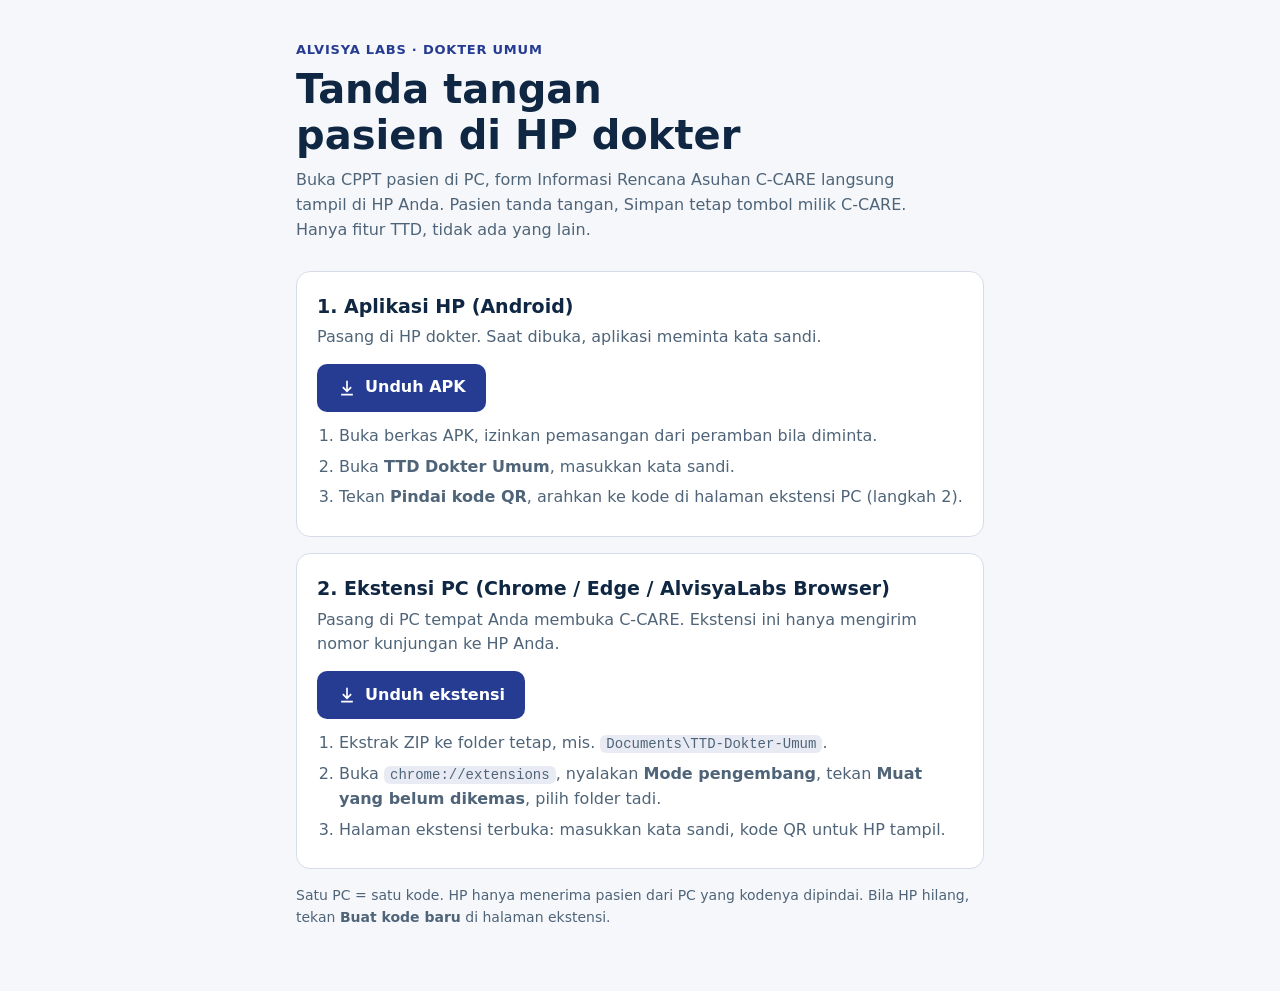
<file: dokter-umum/index.html>
<!doctype html>
<html lang="id">
<head>
<meta charset="utf-8">
<meta name="viewport" content="width=device-width,initial-scale=1,viewport-fit=cover">
<title>TTD Dokter Umum</title>
<meta name="description" content="Tanda tangan pasien di HP dokter umum untuk form Informasi Rencana Asuhan C-CARE.">
<meta name="theme-color" content="#263C92">
<link rel="icon" href="/ikon/alvisya-192.png">
<style>
:root{--bg:#F5F7FB;--kartu:#fff;--tinta:#0F2742;--redup:#4F6478;--garis:#D6DCE8;--utama:#263C92;--utama-2:#1D2F75}
@media (prefers-color-scheme:dark){:root{--bg:#0B1524;--kartu:#13213A;--tinta:#E8EEF8;--redup:#A9B6CB;--garis:#24365A;--utama:#7E97F2;--utama-2:#9BB0F6}}
*{box-sizing:border-box}
body{margin:0;background:var(--bg);color:var(--tinta);font:16px/1.55 system-ui,"Segoe UI",Roboto,sans-serif}
main{max-width:720px;margin:0 auto;padding:40px max(16px,env(safe-area-inset-right)) 48px max(16px,env(safe-area-inset-left))}
.label{font-size:13px;font-weight:600;letter-spacing:.06em;text-transform:uppercase;color:var(--utama)}
h1{font-size:clamp(28px,6vw,40px);line-height:1.15;margin:6px 0 10px;text-wrap:balance}
.lead{color:var(--redup);margin:0 0 28px;max-width:60ch}
.kartu{background:var(--kartu);border:1px solid var(--garis);border-radius:14px;padding:20px;margin-bottom:16px}
.kartu h2{font-size:19px;margin:0 0 4px}
.kartu p{margin:0 0 14px;color:var(--redup)}
.unduh{display:inline-flex;align-items:center;gap:8px;min-height:48px;padding:0 20px;border-radius:10px;background:var(--utama);color:#fff;font-weight:600;text-decoration:none}
.unduh:hover{background:var(--utama-2)}
.unduh:focus-visible{outline:2px solid var(--utama);outline-offset:3px}
.unduh svg{width:20px;height:20px;fill:currentColor}
ol{margin:12px 0 0;padding-left:22px;color:var(--redup)}li{margin-bottom:6px}
code{font-family:ui-monospace,Consolas,monospace;font-size:14px;background:color-mix(in srgb,var(--utama) 10%,transparent);padding:1px 6px;border-radius:6px}
.kecil{font-size:14px;color:var(--redup)}
</style>
</head>
<body>
<main>
  <div class="label">Alvisya Labs · Dokter Umum</div>
  <h1>Tanda tangan pasien di HP dokter</h1>
  <p class="lead">Buka CPPT pasien di PC, form Informasi Rencana Asuhan C-CARE langsung tampil di HP Anda. Pasien tanda tangan, Simpan tetap tombol milik C-CARE. Hanya fitur TTD, tidak ada yang lain.</p>

  <section class="kartu" aria-labelledby="h-apk">
    <h2 id="h-apk">1. Aplikasi HP (Android)</h2>
    <p>Pasang di HP dokter. Saat dibuka, aplikasi meminta kata sandi.</p>
    <a class="unduh" href="TTD-Dokter-Umum.apk" download data-unduh="Unduh APK">
      <svg viewBox="0 0 24 24" aria-hidden="true"><path d="M12 3a1 1 0 0 1 1 1v9.6l3.3-3.3 1.4 1.4L12 17.4l-5.7-5.7 1.4-1.4 3.3 3.3V4a1 1 0 0 1 1-1zM5 19h14v2H5z"/></svg>
      Unduh APK
    </a>
    <ol>
      <li>Buka berkas APK, izinkan pemasangan dari peramban bila diminta.</li>
      <li>Buka <b>TTD Dokter Umum</b>, masukkan kata sandi.</li>
      <li>Tekan <b>Pindai kode QR</b>, arahkan ke kode di halaman ekstensi PC (langkah 2).</li>
    </ol>
  </section>

  <section class="kartu" aria-labelledby="h-eks">
    <h2 id="h-eks">2. Ekstensi PC (Chrome / Edge / AlvisyaLabs Browser)</h2>
    <p>Pasang di PC tempat Anda membuka C-CARE. Ekstensi ini hanya mengirim nomor kunjungan ke HP Anda.</p>
    <a class="unduh" href="TTD-Dokter-Umum-ekstensi.zip" download data-unduh="Unduh ekstensi">
      <svg viewBox="0 0 24 24" aria-hidden="true"><path d="M12 3a1 1 0 0 1 1 1v9.6l3.3-3.3 1.4 1.4L12 17.4l-5.7-5.7 1.4-1.4 3.3 3.3V4a1 1 0 0 1 1-1zM5 19h14v2H5z"/></svg>
      Unduh ekstensi
    </a>
    <ol>
      <li>Ekstrak ZIP ke folder tetap, mis. <code>Documents\TTD-Dokter-Umum</code>.</li>
      <li>Buka <code>chrome://extensions</code>, nyalakan <b>Mode pengembang</b>, tekan <b>Muat yang belum dikemas</b>, pilih folder tadi.</li>
      <li>Halaman ekstensi terbuka: masukkan kata sandi, kode QR untuk HP tampil.</li>
    </ol>
  </section>

  <p class="kecil">Satu PC = satu kode. HP hanya menerima pasien dari PC yang kodenya dipindai. Bila HP hilang, tekan <b>Buat kode baru</b> di halaman ekstensi.</p>
</main>
<script src="/unduh/sandi.js"></script>
</body>
</html>
</file>
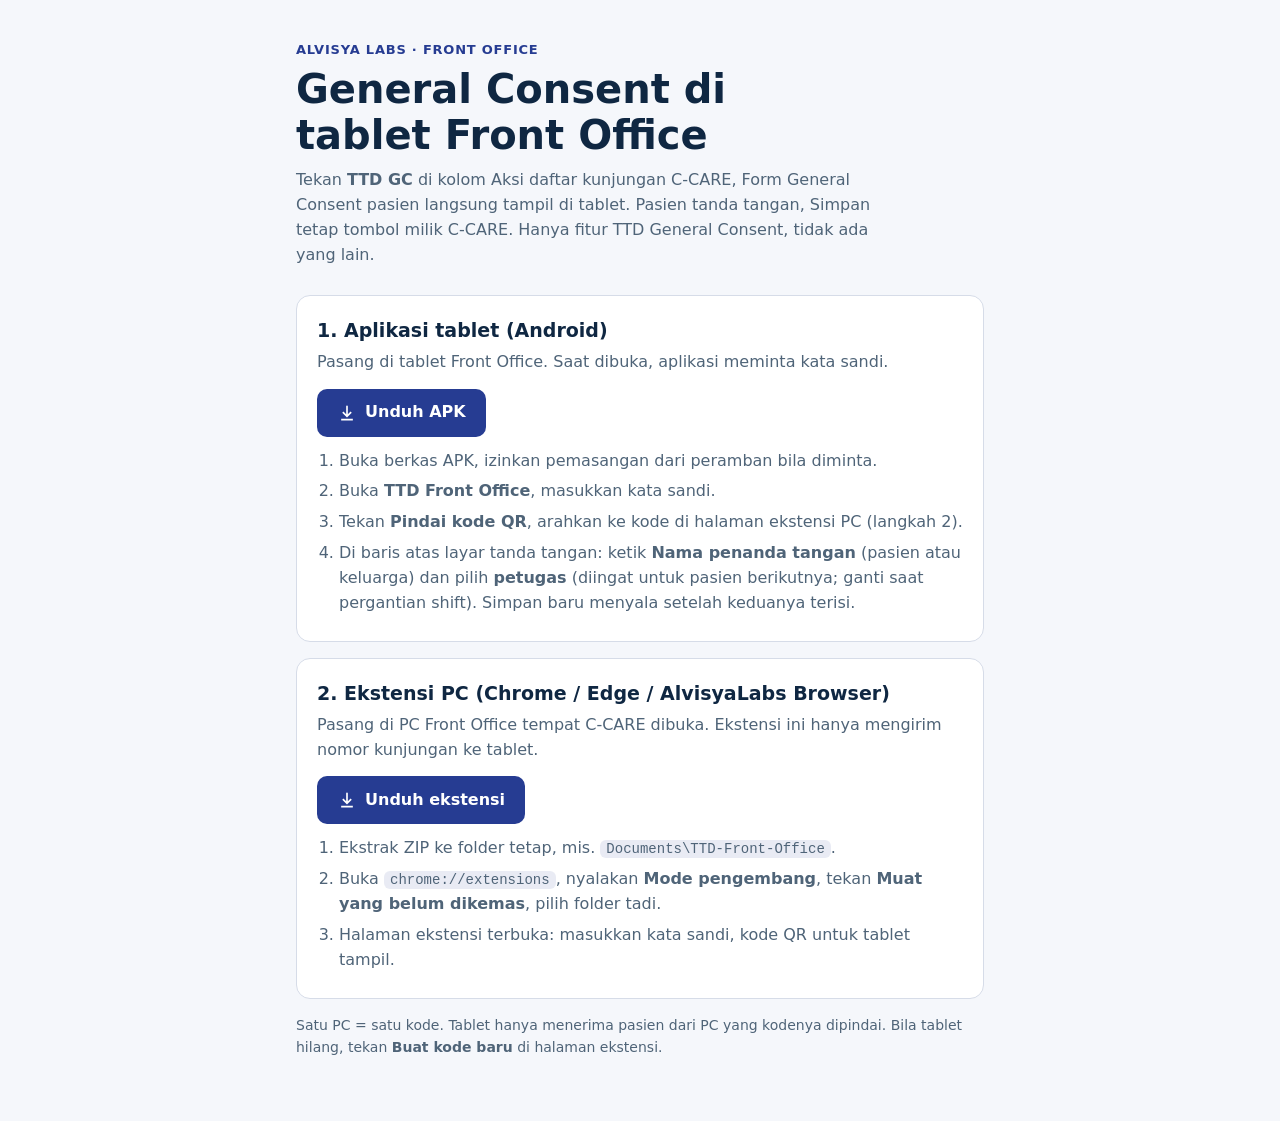
<file: front-office/index.html>
<!doctype html>
<html lang="id">
<head>
<meta charset="utf-8">
<meta name="viewport" content="width=device-width,initial-scale=1,viewport-fit=cover">
<title>TTD Front Office</title>
<meta name="description" content="Tanda tangan General Consent pasien di tablet Front Office untuk C-CARE.">
<meta name="theme-color" content="#263C92">
<link rel="icon" href="/ikon/alvisya-192.png">
<style>
:root{--bg:#F5F7FB;--kartu:#fff;--tinta:#0F2742;--redup:#4F6478;--garis:#D6DCE8;--utama:#263C92;--utama-2:#1D2F75}
@media (prefers-color-scheme:dark){:root{--bg:#0B1524;--kartu:#13213A;--tinta:#E8EEF8;--redup:#A9B6CB;--garis:#24365A;--utama:#7E97F2;--utama-2:#9BB0F6}}
*{box-sizing:border-box}
body{margin:0;background:var(--bg);color:var(--tinta);font:16px/1.55 system-ui,"Segoe UI",Roboto,sans-serif}
main{max-width:720px;margin:0 auto;padding:40px max(16px,env(safe-area-inset-right)) 48px max(16px,env(safe-area-inset-left))}
.label{font-size:13px;font-weight:600;letter-spacing:.06em;text-transform:uppercase;color:var(--utama)}
h1{font-size:clamp(28px,6vw,40px);line-height:1.15;margin:6px 0 10px;text-wrap:balance}
.lead{color:var(--redup);margin:0 0 28px;max-width:60ch}
.kartu{background:var(--kartu);border:1px solid var(--garis);border-radius:14px;padding:20px;margin-bottom:16px}
.kartu h2{font-size:19px;margin:0 0 4px}
.kartu p{margin:0 0 14px;color:var(--redup)}
.unduh{display:inline-flex;align-items:center;gap:8px;min-height:48px;padding:0 20px;border-radius:10px;background:var(--utama);color:#fff;font-weight:600;text-decoration:none}
.unduh:hover{background:var(--utama-2)}
.unduh:focus-visible{outline:2px solid var(--utama);outline-offset:3px}
.unduh svg{width:20px;height:20px;fill:currentColor}
ol{margin:12px 0 0;padding-left:22px;color:var(--redup)}li{margin-bottom:6px}
code{font-family:ui-monospace,Consolas,monospace;font-size:14px;background:color-mix(in srgb,var(--utama) 10%,transparent);padding:1px 6px;border-radius:6px}
.kecil{font-size:14px;color:var(--redup)}
</style>
</head>
<body>
<main>
  <div class="label">Alvisya Labs · Front Office</div>
  <h1>General Consent di tablet Front Office</h1>
  <p class="lead">Tekan <b>TTD GC</b> di kolom Aksi daftar kunjungan C-CARE, Form General Consent pasien langsung tampil di tablet. Pasien tanda tangan, Simpan tetap tombol milik C-CARE. Hanya fitur TTD General Consent, tidak ada yang lain.</p>

  <section class="kartu" aria-labelledby="h-apk">
    <h2 id="h-apk">1. Aplikasi tablet (Android)</h2>
    <p>Pasang di tablet Front Office. Saat dibuka, aplikasi meminta kata sandi.</p>
    <a class="unduh" href="TTD-Front-Office.apk" download data-unduh="Unduh APK">
      <svg viewBox="0 0 24 24" aria-hidden="true"><path d="M12 3a1 1 0 0 1 1 1v9.6l3.3-3.3 1.4 1.4L12 17.4l-5.7-5.7 1.4-1.4 3.3 3.3V4a1 1 0 0 1 1-1zM5 19h14v2H5z"/></svg>
      Unduh APK
    </a>
    <ol>
      <li>Buka berkas APK, izinkan pemasangan dari peramban bila diminta.</li>
      <li>Buka <b>TTD Front Office</b>, masukkan kata sandi.</li>
      <li>Tekan <b>Pindai kode QR</b>, arahkan ke kode di halaman ekstensi PC (langkah 2).</li>
      <li>Di baris atas layar tanda tangan: ketik <b>Nama penanda tangan</b> (pasien atau keluarga) dan pilih <b>petugas</b> (diingat untuk pasien berikutnya; ganti saat pergantian shift). Simpan baru menyala setelah keduanya terisi.</li>
    </ol>
  </section>

  <section class="kartu" aria-labelledby="h-eks">
    <h2 id="h-eks">2. Ekstensi PC (Chrome / Edge / AlvisyaLabs Browser)</h2>
    <p>Pasang di PC Front Office tempat C-CARE dibuka. Ekstensi ini hanya mengirim nomor kunjungan ke tablet.</p>
    <a class="unduh" href="TTD-Front-Office-ekstensi.zip" download data-unduh="Unduh ekstensi">
      <svg viewBox="0 0 24 24" aria-hidden="true"><path d="M12 3a1 1 0 0 1 1 1v9.6l3.3-3.3 1.4 1.4L12 17.4l-5.7-5.7 1.4-1.4 3.3 3.3V4a1 1 0 0 1 1-1zM5 19h14v2H5z"/></svg>
      Unduh ekstensi
    </a>
    <ol>
      <li>Ekstrak ZIP ke folder tetap, mis. <code>Documents\TTD-Front-Office</code>.</li>
      <li>Buka <code>chrome://extensions</code>, nyalakan <b>Mode pengembang</b>, tekan <b>Muat yang belum dikemas</b>, pilih folder tadi.</li>
      <li>Halaman ekstensi terbuka: masukkan kata sandi, kode QR untuk tablet tampil.</li>
    </ol>
  </section>

  <p class="kecil">Satu PC = satu kode. Tablet hanya menerima pasien dari PC yang kodenya dipindai. Bila tablet hilang, tekan <b>Buat kode baru</b> di halaman ekstensi.</p>
</main>
<script src="/unduh/sandi.js"></script>
</body>
</html>
</file>
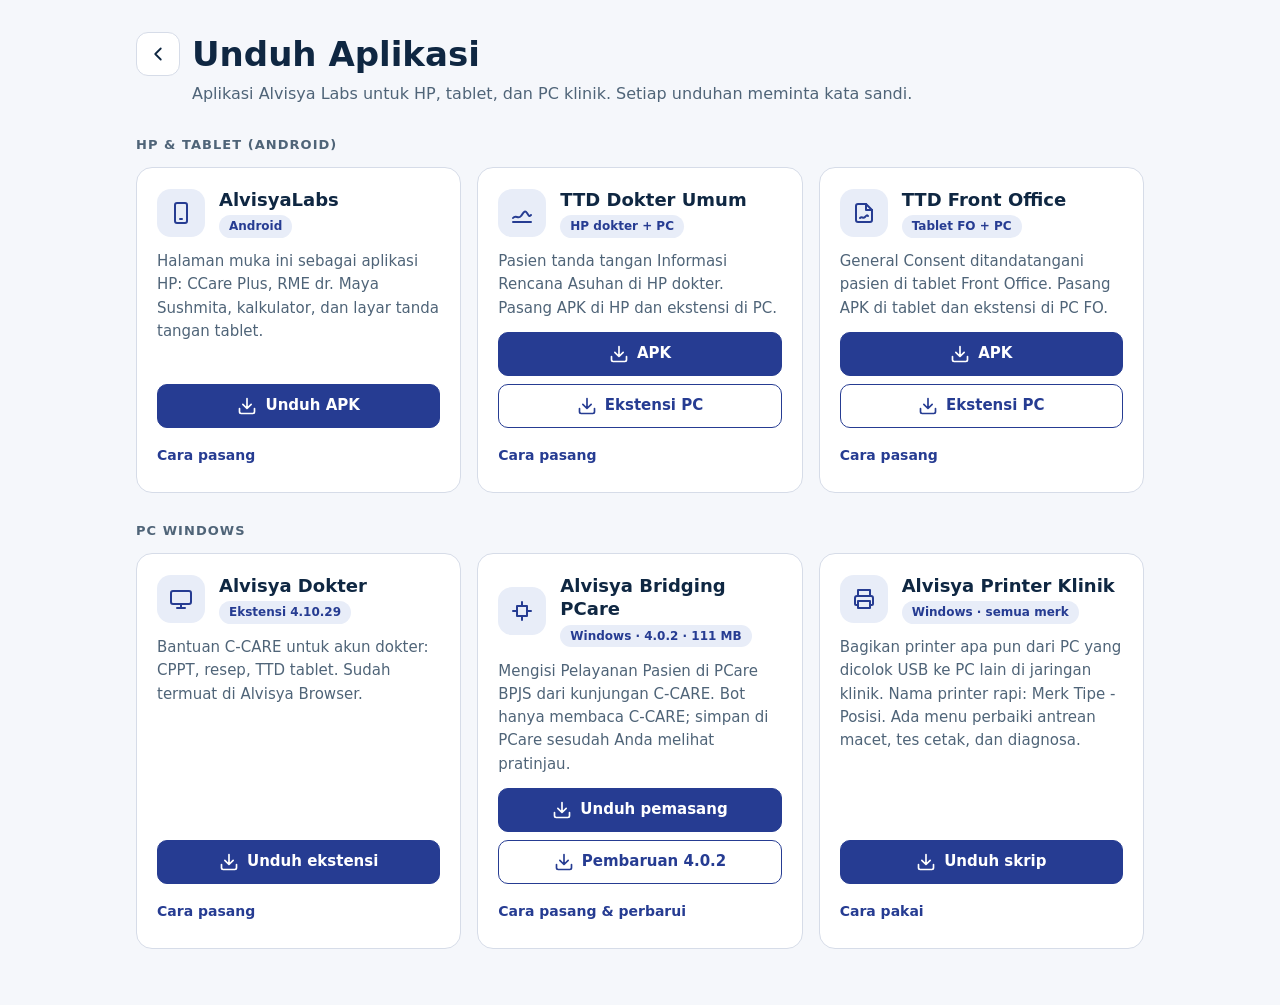
<file: unduh/index.html>
<!doctype html>
<html lang="id">
<head>
<meta charset="utf-8">
<meta name="viewport" content="width=device-width,initial-scale=1,viewport-fit=cover">
<title>Unduh Aplikasi</title>
<meta name="description" content="Aplikasi Alvisya Labs yang bisa diunduh: Android, tablet tanda tangan, dan ekstensi PC.">
<meta name="theme-color" content="#263C92">
<link rel="icon" href="/ikon/alvisya-192.png">
<style>
:root{--bg:#F5F7FB;--kartu:#fff;--tinta:#0F2742;--redup:#4F6478;--garis:#D6DCE8;--utama:#263C92;--utama-2:#1D2F75;--lembut:#E8EDF8;--r:16px}
@media (prefers-color-scheme:dark){:root{--bg:#0B1524;--kartu:#13213A;--tinta:#E8EEF8;--redup:#A9B6CB;--garis:#24365A;--utama:#7E97F2;--utama-2:#9BB0F6;--lembut:#1B2C4C}}
*{box-sizing:border-box}
body{margin:0;background:var(--bg);color:var(--tinta);font:16px/1.55 system-ui,"Segoe UI",Roboto,sans-serif}
main{max-width:1040px;margin:0 auto;padding:32px max(16px,env(safe-area-inset-right)) 56px max(16px,env(safe-area-inset-left))}
.atas{display:flex;align-items:center;gap:12px}
.kembali{flex:none;display:grid;place-items:center;width:44px;height:44px;border-radius:12px;border:1px solid var(--garis);background:var(--kartu);color:var(--tinta);text-decoration:none;transition:transform .15s}
.kembali:hover{transform:translateX(-2px)}
h1{font-size:clamp(26px,4.5vw,34px);line-height:1.2;margin:0;text-wrap:balance}
.lead{color:var(--redup);margin:6px 0 24px 56px}
.kelompok{font-size:13px;font-weight:700;letter-spacing:.08em;text-transform:uppercase;color:var(--redup);margin:28px 0 12px}
.grid{display:grid;grid-template-columns:repeat(auto-fill,minmax(300px,1fr));gap:16px}
.kartu{display:flex;flex-direction:column;gap:12px;min-width:0;background:var(--kartu);border:1px solid var(--garis);border-radius:var(--r);padding:20px;transition:transform .18s,box-shadow .18s}
.kartu:hover{transform:translateY(-2px);box-shadow:0 10px 24px rgba(15,39,66,.08)}
.kepala{display:flex;gap:14px;align-items:center}
.ikon{flex:none;width:48px;height:48px;border-radius:14px;display:grid;place-items:center;background:var(--lembut);color:var(--utama)}
.ikon svg,.btn svg{width:24px;height:24px;fill:none;stroke:currentColor;stroke-width:2;stroke-linecap:round;stroke-linejoin:round}
.btn svg{width:20px;height:20px}
.kartu h2{font-size:18px;line-height:1.3;margin:0}
.lencana{display:inline-block;margin-top:4px;font-size:12px;font-weight:600;padding:2px 10px;border-radius:999px;background:var(--lembut);color:var(--utama)}
.kartu p{margin:0;color:var(--redup);font-size:15px;flex:1}
.aksi{display:flex;flex-wrap:wrap;gap:8px}
.btn{flex:1 1 140px;display:inline-flex;align-items:center;justify-content:center;gap:8px;min-height:44px;padding:0 14px;border-radius:10px;font-weight:600;font-size:15px;text-decoration:none;border:1px solid var(--utama);color:var(--utama);background:transparent;transition:transform .12s,background .15s}
.btn.utama{background:var(--utama);color:#fff}
.btn.utama:hover{background:var(--utama-2)}
.btn:hover{transform:translateY(-1px)}.btn:active{transform:translateY(1px)}
.btn:focus-visible,.kembali:focus-visible,summary:focus-visible{outline:2px solid var(--utama);outline-offset:3px}
details{font-size:14px;color:var(--redup)}
summary{cursor:pointer;font-weight:600;color:var(--utama);min-height:32px;display:flex;align-items:center}
details ol{margin:6px 0 0;padding-left:20px}
.catatan{margin-top:28px;font-size:14px;color:var(--redup)}
@media (max-width:480px){.lead{margin-left:0}.btn{flex-basis:100%}}
@media (prefers-reduced-motion:reduce){*{transition:none!important}}
</style>
</head>
<body>
<main>
  <div class="atas">
    <a class="kembali" href="/" aria-label="Kembali ke halaman muka"><svg width="22" height="22" viewBox="0 0 24 24" fill="none" stroke="currentColor" stroke-width="2" stroke-linecap="round" stroke-linejoin="round" aria-hidden="true"><path d="m15 18-6-6 6-6"/></svg></a>
    <h1>Unduh Aplikasi</h1>
  </div>
  <p class="lead">Aplikasi Alvisya Labs untuk HP, tablet, dan PC klinik. Setiap unduhan meminta kata sandi.</p>

  <h2 class="kelompok">HP &amp; tablet (Android)</h2>
  <div class="grid">
    <section class="kartu" aria-labelledby="a1">
      <div class="kepala">
        <div class="ikon" aria-hidden="true"><svg viewBox="0 0 24 24"><rect x="6" y="2" width="12" height="20" rx="2"/><path d="M11 18h2"/></svg></div>
        <div><h2 id="a1">AlvisyaLabs</h2><span class="lencana">Android</span></div>
      </div>
      <p>Halaman muka ini sebagai aplikasi HP: CCare Plus, RME dr. Maya Sushmita, kalkulator, dan layar tanda tangan tablet.</p>
      <div class="aksi"><a class="btn utama" href="/apk/AlvisyaLabs.apk" download data-unduh="Unduh APK"><svg viewBox="0 0 24 24" aria-hidden="true"><path d="M12 15V3M7 10l5 5 5-5M21 15v4a2 2 0 0 1-2 2H5a2 2 0 0 1-2-2v-4"/></svg>Unduh APK</a></div>
      <details><summary>Cara pasang</summary><ol><li>Buka APK, izinkan pemasangan dari peramban bila diminta.</li><li>Pembaruan berikutnya: menu aplikasi → Periksa pembaruan.</li></ol></details>
    </section>

    <section class="kartu" aria-labelledby="a2">
      <div class="kepala">
        <div class="ikon" aria-hidden="true"><svg viewBox="0 0 24 24"><path d="M3 17c3-4 5 2 8-2s4-6 6-3 2 4 4 2"/><path d="M3 21h18"/></svg></div>
        <div><h2 id="a2">TTD Dokter Umum</h2><span class="lencana">HP dokter + PC</span></div>
      </div>
      <p>Pasien tanda tangan Informasi Rencana Asuhan di HP dokter. Pasang APK di HP dan ekstensi di PC.</p>
      <div class="aksi">
        <a class="btn utama" href="/dokter-umum/TTD-Dokter-Umum.apk" download data-unduh="Unduh APK"><svg viewBox="0 0 24 24" aria-hidden="true"><path d="M12 15V3M7 10l5 5 5-5M21 15v4a2 2 0 0 1-2 2H5a2 2 0 0 1-2-2v-4"/></svg>APK</a>
        <a class="btn" href="/dokter-umum/TTD-Dokter-Umum-ekstensi.zip" download data-unduh="Unduh ekstensi"><svg viewBox="0 0 24 24" aria-hidden="true"><path d="M12 15V3M7 10l5 5 5-5M21 15v4a2 2 0 0 1-2 2H5a2 2 0 0 1-2-2v-4"/></svg>Ekstensi PC</a>
      </div>
      <details><summary>Cara pasang</summary><ol><li>HP: buka APK, masukkan kata sandi, Pindai kode QR.</li><li>PC: ekstrak ZIP, chrome://extensions → Mode pengembang → Muat yang belum dikemas; masukkan kata sandi, kode QR tampil.</li></ol></details>
    </section>

    <section class="kartu" aria-labelledby="a3">
      <div class="kepala">
        <div class="ikon" aria-hidden="true"><svg viewBox="0 0 24 24"><path d="M14 3H6a2 2 0 0 0-2 2v14a2 2 0 0 0 2 2h12a2 2 0 0 0 2-2V9z"/><path d="M14 3v6h6"/><path d="M8 17c2-2 3 1 5-1s2-2 3-1"/></svg></div>
        <div><h2 id="a3">TTD Front Office</h2><span class="lencana">Tablet FO + PC</span></div>
      </div>
      <p>General Consent ditandatangani pasien di tablet Front Office. Pasang APK di tablet dan ekstensi di PC FO.</p>
      <div class="aksi">
        <a class="btn utama" href="/front-office/TTD-Front-Office.apk" download data-unduh="Unduh APK"><svg viewBox="0 0 24 24" aria-hidden="true"><path d="M12 15V3M7 10l5 5 5-5M21 15v4a2 2 0 0 1-2 2H5a2 2 0 0 1-2-2v-4"/></svg>APK</a>
        <a class="btn" href="/front-office/TTD-Front-Office-ekstensi.zip" download data-unduh="Unduh ekstensi"><svg viewBox="0 0 24 24" aria-hidden="true"><path d="M12 15V3M7 10l5 5 5-5M21 15v4a2 2 0 0 1-2 2H5a2 2 0 0 1-2-2v-4"/></svg>Ekstensi PC</a>
      </div>
      <details><summary>Cara pasang</summary><ol><li>Tablet: buka APK, masukkan kata sandi, Pindai kode QR.</li><li>PC FO: pasang ekstensi seperti Alvisya Dokter; masukkan kata sandi, kode QR tampil.</li><li>Layar TTD pertama di tablet: pilih nama petugas di pojok kanan atas.</li></ol></details>
    </section>
  </div>

  <h2 class="kelompok">PC Windows</h2>
  <div class="grid">
    <section class="kartu" aria-labelledby="a4">
      <div class="kepala">
        <div class="ikon" aria-hidden="true"><svg viewBox="0 0 24 24"><rect x="2" y="4" width="20" height="13" rx="2"/><path d="M8 21h8M12 17v4"/></svg></div>
        <div><h2 id="a4">Alvisya Dokter</h2><span class="lencana">Ekstensi 4.10.29</span></div>
      </div>
      <p>Bantuan C-CARE untuk akun dokter: CPPT, resep, TTD tablet. Sudah termuat di Alvisya Browser.</p>
      <div class="aksi"><a class="btn utama" href="Alvisya-Dokter-4.10.29.zip" download data-unduh="Unduh ekstensi"><svg viewBox="0 0 24 24" aria-hidden="true"><path d="M12 15V3M7 10l5 5 5-5M21 15v4a2 2 0 0 1-2 2H5a2 2 0 0 1-2-2v-4"/></svg>Unduh ekstensi</a></div>
      <details><summary>Cara pasang</summary><ol><li>Ekstrak ZIP ke folder tetap, mis. <b>Documents\CCare-Dokter</b>.</li><li>Buka <b>chrome://extensions</b>, nyalakan <b>Mode pengembang</b>.</li><li>Tekan <b>Muat yang belum dikemas</b>, pilih folder tadi.</li></ol></details>
    </section>
    <section class="kartu" aria-labelledby="a5">
      <div class="kepala">
        <div class="ikon" aria-hidden="true"><svg viewBox="0 0 24 24"><path d="M7 7h10v10H7z"/><path d="M3 12h4M17 12h4M12 3v4M12 17v4"/></svg></div>
        <div><h2 id="a5">Alvisya Bridging PCare</h2><span class="lencana">Windows · 4.0.2 · 111 MB</span></div>
      </div>
      <p>Mengisi Pelayanan Pasien di PCare BPJS dari kunjungan C-CARE. Bot hanya membaca C-CARE; simpan di PCare sesudah Anda melihat pratinjau.</p>
      <div class="aksi"><a class="btn utama" href="#" data-unduh="Unduh pemasang" data-gabung="bp/BridgingPCare-4.0.0-Setup.exe" data-bagian="13" data-nama="BridgingPCare-4.0.0-Setup.exe" data-sha256="1ac79764ad12036268c404dc304312d7850459ea61bdd47f392e7b94a8277658"><svg viewBox="0 0 24 24" aria-hidden="true"><path d="M12 15V3M7 10l5 5 5-5M21 15v4a2 2 0 0 1-2 2H5a2 2 0 0 1-2-2v-4"/></svg><span class="label">Unduh pemasang</span></a><a class="btn" href="bp/BridgingPCare-pembaruan-4.0.2.zip" download data-unduh="Pembaruan 4.0.2"><svg viewBox="0 0 24 24" aria-hidden="true"><path d="M12 15V3M7 10l5 5 5-5M21 15v4a2 2 0 0 1-2 2H5a2 2 0 0 1-2-2v-4"/></svg>Pembaruan 4.0.2</a></div>
      <details><summary>Cara pasang &amp; perbarui</summary><ol><li>Belum terpasang: jalankan BridgingPCare-4.0.0-Setup.exe → Lanjut → Pasang (tanpa hak administrator). Muncul "Windows protected your PC": More info → Run anyway.</li><li>Buka aplikasi → ⋯ → Pengaturan, isi akun PCare dan C-CARE.</li><li>Perbarui ke 4.0.1: unduh "Pembaruan 4.0.2" (ZIP, jangan diekstrak), lalu ⋯ → Pengaturan → Pilih file pembaruan → pilih ZIP itu. Aplikasi dimulai ulang sendiri.</li><li>Agar berikutnya cukup "Cek pembaruan": di Pengaturan isi "Alamat file pembaruan" dengan <code>https://alvisya.my.id/unduh/bp/versi.json</code>.</li></ol></details>
    </section>
    <section class="kartu" aria-labelledby="a6">
      <div class="kepala">
        <div class="ikon" aria-hidden="true"><svg viewBox="0 0 24 24"><path d="M6 9V3h12v6"/><path d="M6 18H4a1 1 0 0 1-1-1v-6a2 2 0 0 1 2-2h14a2 2 0 0 1 2 2v6a1 1 0 0 1-1 1h-2"/><path d="M6 14h12v7H6z"/></svg></div>
        <div><h2 id="a6">Alvisya Printer Klinik</h2><span class="lencana">Windows · semua merk</span></div>
      </div>
      <p>Bagikan printer apa pun dari PC yang dicolok USB ke PC lain di jaringan klinik. Nama printer rapi: Merk Tipe - Posisi. Ada menu perbaiki antrean macet, tes cetak, dan diagnosa.</p>
      <div class="aksi"><a class="btn utama" href="PRINTER-KLINIK.zip" download data-unduh="Unduh skrip"><svg viewBox="0 0 24 24" aria-hidden="true"><path d="M12 15V3M7 10l5 5 5-5M21 15v4a2 2 0 0 1-2 2H5a2 2 0 0 1-2-2v-4"/></svg>Unduh skrip</a></div>
      <details><summary>Cara pakai</summary><ol><li>Ekstrak ZIP ke satu folder. Bila driver printer belum terpasang, taruh installer driver resmi (.exe offline) di folder itu.</li><li>Klik dua kali PRINTER-KLINIK.bat, izinkan Administrator.</li><li>Pilih 1 di PC printer, lalu 2 di setiap PC lain. Macet: pilih 3. Laporan masalah: pilih 0.</li></ol></details>
    </section>
  </div>

</main>
<script src="/unduh/sandi.js"></script>
</body>
</html>
</file>
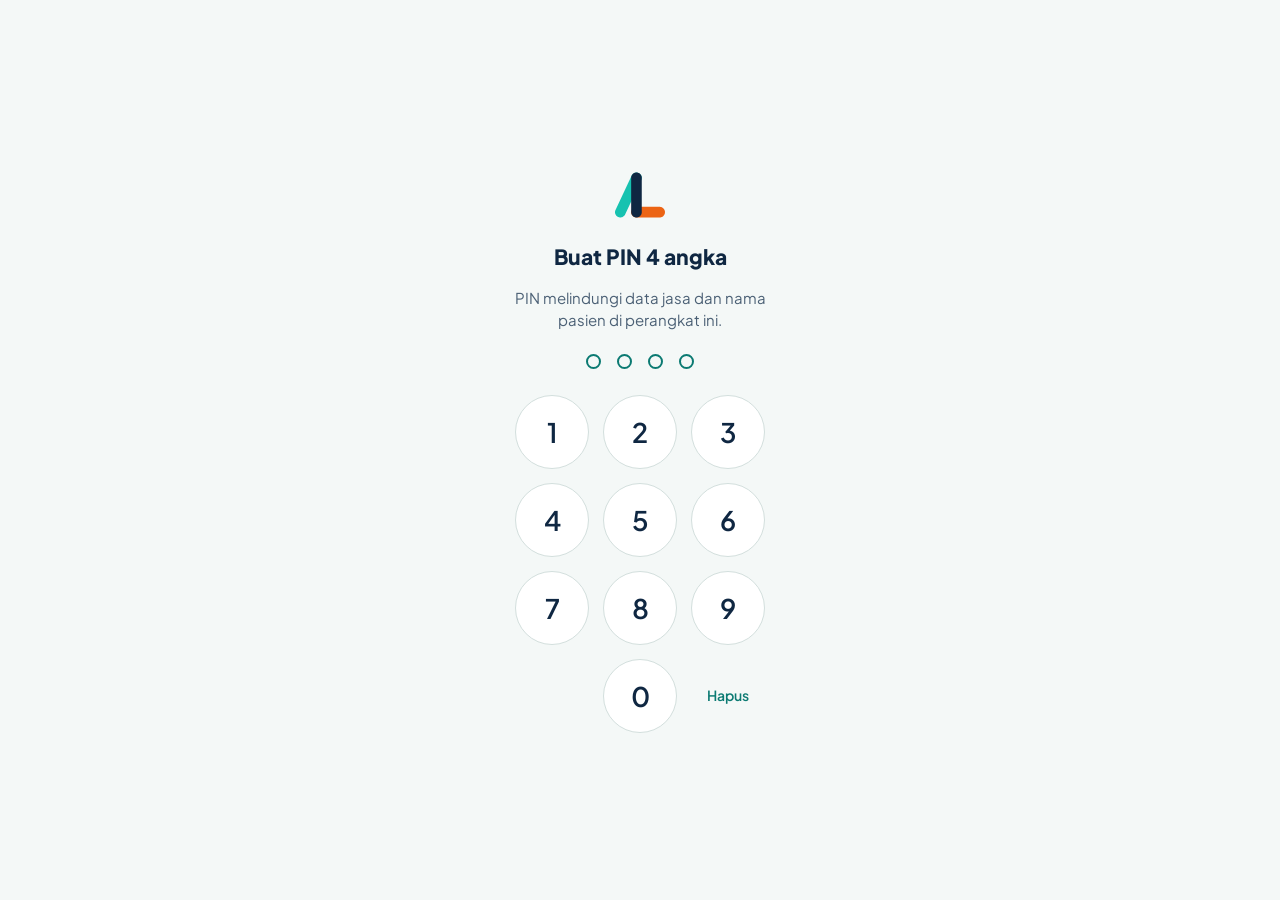
<file: apl/hamil/index.html>
<!doctype html>
<html lang="id">
<head>
<meta charset="utf-8">
<script src="../../kunci.js"></script>
<script>if (window.AlvisyaKunci) AlvisyaKunci.jaga();</script>
<meta name="viewport" content="width=device-width, initial-scale=1, viewport-fit=cover">
<meta name="theme-color" content="#0F2742">
<title>Kalender Hamil</title>
<link rel="icon" href="../../ikon/alvisya-192.png">
<link rel="stylesheet" href="https://fonts.googleapis.com/css2?family=Plus+Jakarta+Sans:wght@400;600;700;800&display=swap">
<link rel="stylesheet" href="../gaya.css">
</head>
<body>
<div class="bungkus">
  <header class="kepala">
    <a class="kembali" href="../../" aria-label="Kembali ke AlvisyaLabs"><svg viewBox="0 0 24 24" fill="none" stroke="currentColor" stroke-width="2" stroke-linecap="round" aria-hidden="true"><path d="M15 18l-6-6 6-6"/></svg></a>
    <h1>Kalender Hamil</h1>
  </header>
  <div class="tab" role="tablist">
    <button type="button" role="tab" aria-selected="true" data-m="hpht">Dari HPHT</button>
    <button type="button" role="tab" aria-selected="false" data-m="usg">Dari USG</button>
  </div>
  <section class="kartu">
    <div id="fHpht">
      <label class="lbl" for="hpht">Hari pertama haid terakhir (HPHT)</label><input id="hpht" type="date">
      <label class="lbl" for="siklus">Panjang siklus haid (hari)</label><input id="siklus" type="number" inputmode="numeric" min="21" max="45" value="28">
      <p class="catatan">Siklus ≠ 28 hari: HPL digeser sebanyak selisihnya. Siklus tidak teratur atau HPHT tidak yakin → pakai USG trimester I.</p>
    </div>
    <div id="fUsg" hidden>
      <label class="lbl" for="tusg">Tanggal USG</label><input id="tusg" type="date">
      <div class="baris"><div><label class="lbl" for="uw">Usia kehamilan saat USG — minggu</label><input id="uw" type="number" inputmode="numeric" min="4" max="42"></div>
      <div><label class="lbl" for="ud">hari</label><input id="ud" type="number" inputmode="numeric" min="0" max="6" value="0"></div></div>
    </div>
    <label class="lbl" for="kini">Dihitung pada tanggal</label><input id="kini" type="date">
  </section>
  <div id="out"></div>
  <section class="kartu" id="jadwal" hidden>
    <h2>Jadwal ANC</h2>
    <p class="sub">Minimal 6 kali: 2 kali trimester I, 1 kali trimester II, 3 kali trimester III; dokter minimal 2 kali (trimester I dan III). Buku KIA, Kemenkes 2020.</p>
    <ul class="daftar" id="daftar"></ul>
  </section>
  <p class="catatan">Alat bantu hitung (aturan Naegele: HPHT + 280 hari). Tidak ada data yang disimpan atau dikirim.</p>
</div>
<script>
'use strict';
const $ = (id) => document.getElementById(id);
const HARI = 864e5;
const tgl = (s) => s ? new Date(s + 'T00:00:00Z') : null;
const iso = (d) => d.toISOString().slice(0, 10);
const tampil = (d) => d.toLocaleDateString('id-ID', { weekday: 'short', day: 'numeric', month: 'long', year: 'numeric', timeZone: 'UTC' });
const uk = (hari) => `${Math.floor(hari / 7)} minggu ${hari % 7} hari`;
let mode = 'hpht';
$('kini').value = iso(new Date(Date.now() + 7 * 3600e3));

document.querySelectorAll('[data-m]').forEach((b) => b.onclick = () => {
  mode = b.dataset.m; document.querySelectorAll('[data-m]').forEach((x) => x.setAttribute('aria-selected', x === b));
  $('fHpht').hidden = mode !== 'hpht'; $('fUsg').hidden = mode !== 'usg'; hitung();
});

function hitung() {
  const salah = [...document.querySelectorAll('input[type=number]')].find((x) => !x.closest('[hidden]') && (x.validity.rangeUnderflow || x.validity.rangeOverflow || x.validity.badInput));
  if (salah) { $('out').innerHTML = `<div class="hasil" role="status"><span class="angka">–</span><span class="tafsir">${document.querySelector(`label[for="${salah.id}"]`).textContent}: isi ${salah.min}–${salah.max}</span></div>`; $('jadwal').hidden = true; return; }
  let awal = null;   // "HPHT efektif" (titik 0 minggu)
  if (mode === 'hpht') { const h = tgl($('hpht').value), s = +$('siklus').value || 28; if (h) awal = new Date(h.getTime() + (s - 28) * HARI); }
  else { const u = tgl($('tusg').value), w = +$('uw').value, d = +$('ud').value || 0; if (u && w) awal = new Date(u.getTime() - (w * 7 + d) * HARI); }
  const kini = tgl($('kini').value) || new Date();
  if (!awal) { $('out').innerHTML = `<div class="hasil" role="status"><span class="angka">–</span><span class="tafsir">${mode === 'hpht' ? 'Isi HPHT' : 'Isi tanggal dan usia kehamilan saat USG'}</span></div>`; $('jadwal').hidden = true; return; }
  const hpl = new Date(awal.getTime() + 280 * HARI), hari = Math.round((kini - awal) / HARI);
  if (hari > 45 * 7) { $('out').innerHTML = `<div class="hasil" role="status"><span class="angka">–</span><span class="tafsir">Usia kehamilan lebih dari 45 minggu — periksa tanggal.</span></div>`; $('jadwal').hidden = true; return; }
  if (hari < 0) { $('out').innerHTML = `<div class="hasil" role="status"><span class="angka">–</span><span class="tafsir">Tanggal hitung sebelum awal kehamilan — periksa tanggal.</span></div>`; $('jadwal').hidden = true; return; }
  const tri = hari < 14 * 7 ? 'Trimester I' : hari < 28 * 7 ? 'Trimester II' : 'Trimester III';
  const sisa = Math.round((hpl - kini) / HARI);
  $('out').innerHTML = `<section class="kartu" role="status" aria-live="polite">
    <p class="sub" style="margin:0">Taksiran persalinan (HPL)</p><p style="font-size:26px;font-weight:800;margin:2px 0 10px">${tampil(hpl)}</p>
    <div class="baris"><div><p class="sub" style="margin:0">Usia kehamilan</p><p style="font-size:19px;font-weight:800;margin:0">${uk(hari)}</p><span class="tag">${tri}</span></div>
    <div><p class="sub" style="margin:0">${sisa >= 0 ? 'Menuju HPL' : 'Lewat HPL'}</p><p style="font-size:19px;font-weight:800;margin:0">${Math.abs(sisa)} hari</p>${hari >= 42 * 7 ? '<span class="tag" style="background:#fde2e0;color:var(--merah)">≥ 42 minggu: lewat bulan</span>' : hari >= 37 * 7 ? '<span class="tag">Aterm</span>' : ''}</div></div></section>`;
  const titik = [
    [0, 12 * 7 + 6, 'ANC 1 — trimester I (dokter)', 'Usia ≤ 12 minggu 6 hari'],
    [0, 12 * 7 + 6, 'ANC 2 — trimester I', 'Usia ≤ 12 minggu 6 hari'],
    [13 * 7, 27 * 7 + 6, 'ANC 3 — trimester II', '13 – 27 minggu 6 hari'],
    [28 * 7, 40 * 7, 'ANC 4 — trimester III', 'mulai 28 minggu'],
    [28 * 7, 40 * 7, 'ANC 5 — trimester III (dokter)', 'idealnya sekitar 36 minggu'],
    [28 * 7, 40 * 7, 'ANC 6 — trimester III', 'menjelang persalinan'],
  ];
  $('daftar').innerHTML = titik.map(([a, b, n, ket]) => {
    const da = new Date(awal.getTime() + a * HARI), db = new Date(awal.getTime() + b * HARI), lewat = hari > b, kini_ = hari >= a && hari <= b;
    return `<li><b>${n}</b>${kini_ ? ' <span class="tag">sekarang</span>' : lewat ? ' <span class="tag" style="background:var(--kartu-2);color:var(--teks-2)">lewat</span>' : ''}<br><span class="sub">${ket} · ${tampil(da)} – ${tampil(db)}</span></li>`;
  }).join('');
  $('jadwal').hidden = false;
}
document.querySelectorAll('input').forEach((i) => i.addEventListener('input', hitung));
hitung();
</script>
</body>
</html>
</file>
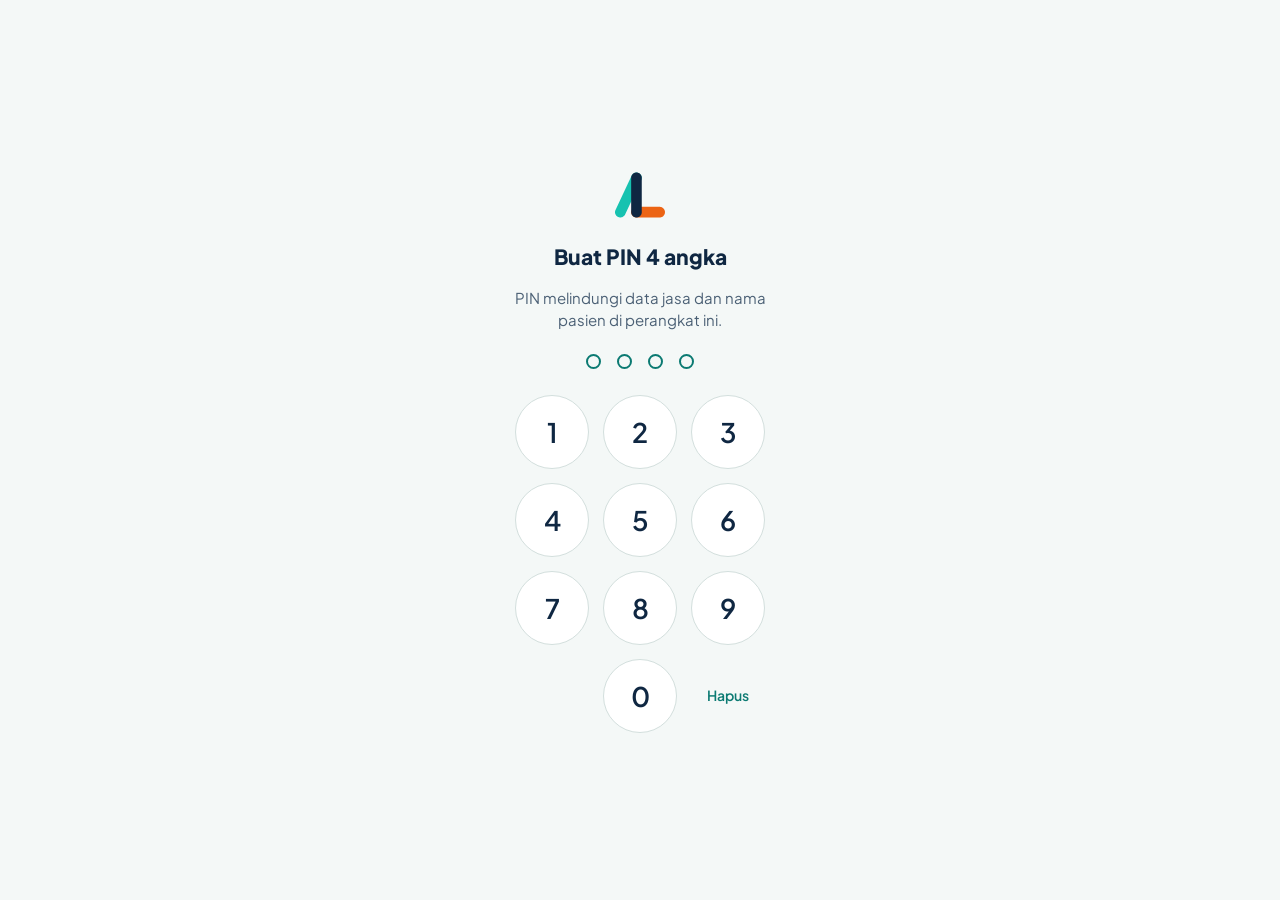
<file: apl/kalkulator/index.html>
<!doctype html>
<html lang="id">
<head>
<meta charset="utf-8">
<script src="../../kunci.js"></script>
<script>if (window.AlvisyaKunci) AlvisyaKunci.jaga();</script>
<meta name="viewport" content="width=device-width, initial-scale=1, viewport-fit=cover">
<meta name="theme-color" content="#0F2742">
<title>Kalkulator Klinis</title>
<link rel="icon" href="../../ikon/alvisya-192.png">
<link rel="stylesheet" href="https://fonts.googleapis.com/css2?family=Plus+Jakarta+Sans:wght@400;600;700;800&display=swap">
<link rel="stylesheet" href="../gaya.css">
</head>
<body>
<div class="bungkus">
  <header class="kepala">
    <a class="kembali" href="../../" aria-label="Kembali ke AlvisyaLabs"><svg viewBox="0 0 24 24" fill="none" stroke="currentColor" stroke-width="2" stroke-linecap="round" aria-hidden="true"><path d="M15 18l-6-6 6-6"/></svg></a>
    <h1>Kalkulator Klinis</h1>
  </header>
  <div class="tab" role="tablist" id="tab"></div>
  <main id="isi"></main>
  <p class="catatan">Alat bantu hitung; keputusan klinis tetap pada pemeriksa. Tidak ada data yang dikirim — semua dihitung di perangkat ini.</p>
</div>
<script>
'use strict';
/* Skor berbentuk daftar centang: [label, poin, keterangan?]; tafsir(skor) → [teks, tingkat 0 aman/1 waspada/2 tinggi] */
const SKOR = {
  curb: { nama: 'CURB-65', sub: 'Keparahan pneumonia komunitas', item: [
      ['Confusion — kebingungan baru', 1], ['Urea > 7 mmol/L', 1, 'BUN > 19 mg/dL'], ['Respiratory rate ≥ 30 ×/menit', 1],
      ['Blood pressure rendah', 1, 'Sistolik < 90 atau diastolik ≤ 60 mmHg'], ['Usia ≥ 65 tahun', 1]],
    tafsir: (s) => s <= 1 ? ['Risiko rendah — pertimbangkan rawat jalan', 0] : s === 2 ? ['Risiko sedang — pertimbangkan rawat inap / observasi', 1] : ['Risiko tinggi — rawat inap; skor 4–5 pertimbangkan ICU', 2],
    sumber: 'Lim WS dkk., Thorax 2003' },
  qsofa: { nama: 'qSOFA', sub: 'Skrining risiko sepsis di luar ICU', item: [
      ['Laju napas ≥ 22 ×/menit', 1], ['Perubahan status mental', 1, 'GCS < 15'], ['Tekanan darah sistolik ≤ 100 mmHg', 1]],
    tafsir: (s) => s >= 2 ? ['≥ 2: risiko luaran buruk tinggi — evaluasi sepsis', 2] : ['< 2: tetap pantau bila curiga infeksi', 0],
    sumber: 'Seymour CW dkk., JAMA 2016 (Sepsis-3)' },
  centor: { nama: 'Centor (McIsaac)', sub: 'Faringitis streptokokus', item: [
      ['Suhu > 38 °C', 1], ['Tidak ada batuk', 1], ['Pembesaran / nyeri KGB servikal anterior', 1], ['Tonsil bengkak atau eksudat', 1]],
    usia: [['3–14 tahun', 1], ['15–44 tahun', 0], ['≥ 45 tahun', -1]],
    tafsir: (s) => s <= 1 ? ['≤ 1: kemungkinan rendah — antibiotik umumnya tidak perlu', 0] : s <= 3 ? ['2–3: kemungkinan sedang — pertimbangkan uji cepat / kultur', 1] : ['≥ 4: kemungkinan tinggi — uji atau terapi empiris sesuai klinis', 2],
    sumber: 'McIsaac WJ dkk., CMAJ 1998' },
  wellsdvt: { nama: 'Wells TVD', sub: 'Kemungkinan trombosis vena dalam', item: [
      ['Kanker aktif', 1], ['Paralisis, paresis, atau gips tungkai baru', 1], ['Tirah baring ≥ 3 hari atau operasi besar ≤ 12 minggu', 1],
      ['Nyeri tekan sepanjang vena dalam', 1], ['Seluruh tungkai bengkak', 1], ['Betis bengkak > 3 cm dibanding sisi lain', 1],
      ['Edema pitting pada tungkai yang sakit', 1], ['Vena superfisial kolateral (bukan varises)', 1], ['Riwayat TVD', 1],
      ['Diagnosis lain sama atau lebih mungkin', -2]],
    tafsir: (s) => s >= 2 ? ['≥ 2: TVD mungkin — lanjutkan USG / D-dimer sesuai alur', 2] : ['< 2: TVD kurang mungkin — D-dimer untuk menyingkirkan', 0],
    sumber: 'Wells PS dkk., NEJM 2003' },
  wellspe: { nama: 'Wells EP', sub: 'Kemungkinan emboli paru', item: [
      ['Tanda klinis TVD', 3], ['EP diagnosis paling mungkin', 3], ['Nadi > 100 ×/menit', 1.5], ['Imobilisasi ≥ 3 hari atau operasi ≤ 4 minggu', 1.5],
      ['Riwayat TVD / EP', 1.5], ['Hemoptisis', 1], ['Keganasan', 1]],
    tafsir: (s) => s > 4 ? ['> 4: EP mungkin — pencitraan (CTPA)', 2] : ['≤ 4: EP kurang mungkin — D-dimer', 0],
    sumber: 'Wells PS dkk., Thromb Haemost 2000' },
};
const TAB = [['gcs', 'GCS'], ['curb', 'CURB-65'], ['qsofa', 'qSOFA'], ['centor', 'Centor'], ['wellsdvt', 'Wells TVD'], ['wellspe', 'Wells EP'], ['imt', 'IMT'], ['egfr', 'eGFR'], ['cairan', 'Cairan rumatan']];
const $ = (id) => document.getElementById(id);
const esc = (s) => String(s).replace(/[&<>"']/g, (c) => ({ '&': '&amp;', '<': '&lt;', '>': '&gt;', '"': '&quot;', "'": '&#39;' }[c]));
const angka = (n, d = 1) => n.toLocaleString('id-ID', { maximumFractionDigits: d });
const WARNA = ['var(--hijau)', 'var(--kuning)', 'var(--merah)'];
// Nilai di luar min/max isian (atau bukan angka) → pesan, bukan hasil ngawur.
const luar = () => { const i = [...$('isi').querySelectorAll('input[type=number]')].find((x) => x.validity.rangeUnderflow || x.validity.rangeOverflow || x.validity.badInput);
  return i && `${document.querySelector(`label[for="${i.id}"]`).textContent}: isi ${i.min}–${i.max}`; };
const hasil = (nilai, teks, tingkat) => `<div class="hasil" role="status" aria-live="polite"><span class="angka">${nilai}</span><span class="tafsir">${tingkat != null ? `<b style="color:${tingkat === 0 ? '#9be3a8' : tingkat === 1 ? '#ffd08a' : '#ffb4ab'}">●</b> ` : ''}${esc(teks)}</span></div>`;
let aktif = (location.hash || '#gcs').slice(1);

function gambarTab() {
  $('tab').innerHTML = TAB.map(([id, n]) => `<button type="button" role="tab" aria-selected="${id === aktif}" data-id="${id}">${n}</button>`).join('');
  $('tab').querySelectorAll('button').forEach((b) => b.onclick = () => { aktif = b.dataset.id; history.replaceState(null, '', '#' + aktif); gambar(); b.scrollIntoView({ inline: 'center', block: 'nearest', behavior: 'smooth' }); });
}

function gambarSkor(k) {
  const S = SKOR[k];
  $('isi').innerHTML = `<section class="kartu"><h2>${S.nama}</h2><p class="sub">${S.sub}</p>
    ${S.item.map(([l, p, ket], i) => `<label class="cek"><input type="checkbox" data-p="${p}"><span><b>${esc(l)}</b>${ket ? `<small>${esc(ket)}</small>` : ''}</span><span class="poin">${p > 0 ? '+' : ''}${angka(p)}</span></label>`).join('')}
    ${S.usia ? `<span class="lbl">Usia</span><div class="pilih">${S.usia.map(([l, p], i) => `<label><input type="radio" name="usia" data-p="${p}" ${i === 1 ? 'checked' : ''}>${l}<span style="margin-left:auto;color:var(--teks-2);font-weight:700">${p > 0 ? '+' : ''}${p}</span></label>`).join('')}</div>` : ''}
    <p class="catatan">Sumber: ${S.sumber}</p></section><div id="out"></div>`;
  const hitung = () => { const s = [...$('isi').querySelectorAll('input:checked')].reduce((t, e) => t + Number(e.dataset.p), 0); const [t, lv] = S.tafsir(s); $('out').innerHTML = hasil(angka(s), t, lv); };
  $('isi').oninput = hitung; hitung();
}

function gambarGcs() {
  const E = [[4, 'Spontan'], [3, 'Terhadap suara'], [2, 'Terhadap nyeri'], [1, 'Tidak ada']];
  const V = [[5, 'Orientasi baik'], [4, 'Bingung'], [3, 'Kata-kata tidak tepat'], [2, 'Suara tidak bermakna'], [1, 'Tidak ada']];
  const M = [[6, 'Menurut perintah'], [5, 'Melokalisasi nyeri'], [4, 'Menarik dari nyeri'], [3, 'Fleksi abnormal (dekortikasi)'], [2, 'Ekstensi (deserebrasi)'], [1, 'Tidak ada']];
  const grup = (n, judul, L) => `<span class="lbl">${judul}</span><div class="pilih">${L.map(([p, l]) => `<label><input type="radio" name="${n}" value="${p}" ${p === L[0][0] ? 'checked' : ''}>${l}<span style="margin-left:auto;color:var(--teks-2);font-weight:700">${n.toUpperCase()}${p}</span></label>`).join('')}</div>`;
  $('isi').innerHTML = `<section class="kartu"><h2>Glasgow Coma Scale</h2><p class="sub">Dewasa</p>${grup('e', 'Mata (E)', E)}${grup('v', 'Verbal (V)', V)}${grup('m', 'Motorik (M)', M)}<p class="catatan">Sumber: Teasdale & Jennett, Lancet 1974</p></section><div id="out"></div>`;
  const hitung = () => { const g = (n) => Number($('isi').querySelector(`input[name=${n}]:checked`).value), e = g('e'), v = g('v'), m = g('m'), s = e + v + m;
    $('out').innerHTML = hasil(s, `E${e} V${v} M${m} — ${s >= 13 ? 'cedera otak ringan (13–15)' : s >= 9 ? 'sedang (9–12)' : 'berat (≤ 8) — amankan jalan napas'}`, s >= 13 ? 0 : s >= 9 ? 1 : 2); };
  $('isi').oninput = hitung; hitung();
}

function gambarImt() {
  $('isi').innerHTML = `<section class="kartu"><h2>Indeks massa tubuh</h2><p class="sub">Klasifikasi Asia-Pasifik (WHO 2000)</p>
    <div class="baris"><div><label class="lbl" for="bb">Berat (kg)</label><input id="bb" type="number" inputmode="decimal" min="1" max="400" step="0.1"></div>
    <div><label class="lbl" for="tb">Tinggi (cm)</label><input id="tb" type="number" inputmode="decimal" min="30" max="250" step="0.1"></div></div></section><div id="out"></div>`;
  const hitung = () => { const l = luar(); if (l) { $('out').innerHTML = hasil('–', l); return; }
    const b = +$('bb').value, t = +$('tb').value / 100; if (!b || !t) { $('out').innerHTML = hasil('–', 'Isi berat dan tinggi'); return; }
    const i = b / (t * t), [k, lv] = i < 18.5 ? ['Berat badan kurang', 1] : i < 23 ? ['Normal', 0] : i < 25 ? ['Berat badan lebih (berisiko)', 1] : i < 30 ? ['Obesitas I', 2] : ['Obesitas II', 2];
    $('out').innerHTML = hasil(angka(i), k, lv); };
  $('isi').oninput = hitung; hitung();
}

function gambarEgfr() {
  $('isi').innerHTML = `<section class="kartu"><h2>eGFR</h2><p class="sub">CKD-EPI 2021 (tanpa koefisien ras), dewasa ≥ 18 tahun</p>
    <div class="baris"><div><label class="lbl" for="kr">Kreatinin serum</label><input id="kr" type="number" inputmode="decimal" min="0.1" max="30" step="0.01"></div>
    <div><label class="lbl" for="sat">Satuan</label><select id="sat"><option value="mg">mg/dL</option><option value="um">µmol/L</option></select></div></div>
    <div class="baris"><div><label class="lbl" for="us">Usia (tahun)</label><input id="us" type="number" inputmode="numeric" min="18" max="120"></div>
    <div><label class="lbl" for="jk">Jenis kelamin</label><select id="jk"><option value="l">Laki-laki</option><option value="p">Perempuan</option></select></div></div>
    <p class="catatan">Sumber: Inker LA dkk., NEJM 2021</p></section><div id="out"></div>`;
  const hitung = () => { const um = $('sat').value === 'um'; $('kr').min = um ? 9 : 0.1; $('kr').max = um ? 2650 : 30;   // batas ikut satuan
    const l = luar(); if (l) { $('out').innerHTML = hasil('–', l); return; }
    let s = +$('kr').value; const u = +$('us').value, p = $('jk').value === 'p';
    if (!s || !u) { $('out').innerHTML = hasil('–', 'Isi kreatinin dan usia'); return; }
    if (u < 18) { $('out').innerHTML = hasil('–', 'Rumus ini untuk dewasa ≥ 18 tahun'); return; }
    if ($('sat').value === 'um') s = s / 88.4;
    const k = p ? 0.7 : 0.9, a = p ? -0.241 : -0.302, g = 142 * Math.min(s / k, 1) ** a * Math.max(s / k, 1) ** -1.2 * 0.9938 ** u * (p ? 1.012 : 1);
    const [st, lv] = g >= 90 ? ['G1 (≥ 90) — normal/tinggi', 0] : g >= 60 ? ['G2 (60–89) — turun ringan', 0] : g >= 45 ? ['G3a (45–59)', 1] : g >= 30 ? ['G3b (30–44)', 1] : g >= 15 ? ['G4 (15–29)', 2] : ['G5 (< 15) — gagal ginjal', 2];
    $('out').innerHTML = hasil(angka(g, 0), st + ' · mL/menit/1,73 m²', lv); };
  $('isi').oninput = hitung; hitung();
}

function gambarCairan() {
  $('isi').innerHTML = `<section class="kartu"><h2>Cairan rumatan</h2><p class="sub">Holliday–Segar (4-2-1)</p>
    <label class="lbl" for="bbc">Berat badan (kg)</label><input id="bbc" type="number" inputmode="decimal" min="0.5" max="200" step="0.1">
    <p class="catatan">100 mL/kg/hari untuk 10 kg pertama, 50 mL/kg untuk 10 kg berikutnya, 20 mL/kg untuk setiap kg di atas 20 kg. Sesuaikan dengan kondisi klinis (dehidrasi, gagal jantung/ginjal). Sumber: Holliday & Segar, Pediatrics 1957</p></section><div id="out"></div>`;
  const hitung = () => { const l = luar(); if (l) { $('out').innerHTML = hasil('–', l); return; }
    const b = +$('bbc').value; if (!b) { $('out').innerHTML = hasil('–', 'Isi berat badan'); return; }
    const hari = Math.min(b, 10) * 100 + Math.max(Math.min(b, 20) - 10, 0) * 50 + Math.max(b - 20, 0) * 20;
    $('out').innerHTML = hasil(angka(hari / 24, 0), `mL/jam · ${angka(hari, 0)} mL/hari`); };
  $('isi').oninput = hitung; hitung();
}

function gambar() {
  if (!TAB.some(([id]) => id === aktif)) aktif = 'gcs';
  gambarTab(); $('isi').oninput = null;
  if (SKOR[aktif]) gambarSkor(aktif); else ({ gcs: gambarGcs, imt: gambarImt, egfr: gambarEgfr, cairan: gambarCairan })[aktif]();
}
gambar();
</script>
</body>
</html>
</file>
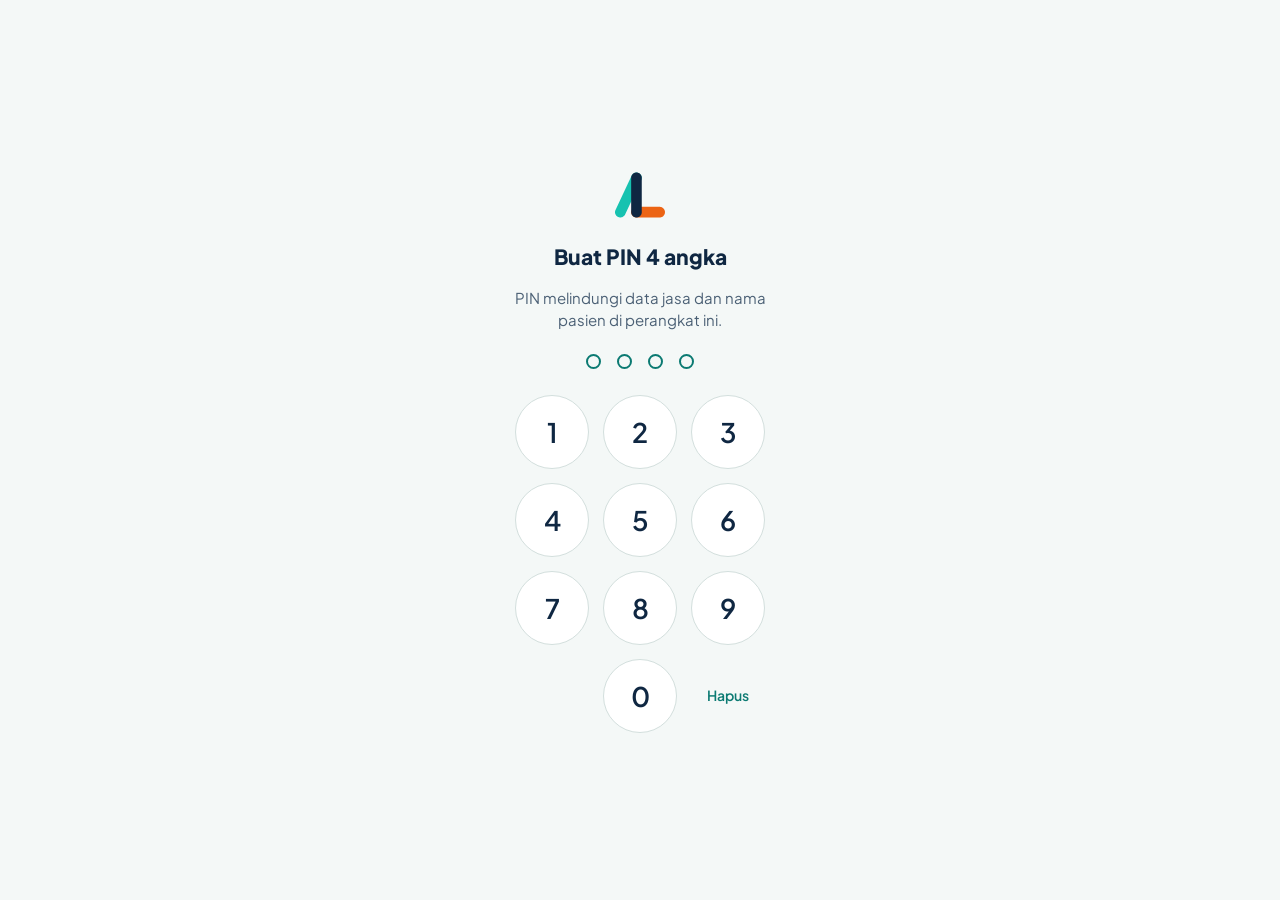
<file: apl/logbook/index.html>
<!doctype html>
<html lang="id">
<head>
<meta charset="utf-8">
<script src="../../kunci.js"></script>
<script>if (window.AlvisyaKunci) AlvisyaKunci.jaga();</script>
<meta name="viewport" content="width=device-width, initial-scale=1, viewport-fit=cover">
<meta name="theme-color" content="#0F2742">
<title>Logbook Kasus</title>
<link rel="icon" href="../../ikon/alvisya-192.png">
<link rel="stylesheet" href="https://fonts.googleapis.com/css2?family=Plus+Jakarta+Sans:wght@400;600;700;800&display=swap">
<link rel="stylesheet" href="../gaya.css">
</head>
<body>
<div class="bungkus">
  <header class="kepala">
    <a class="kembali" href="../../" aria-label="Kembali ke AlvisyaLabs"><svg viewBox="0 0 24 24" fill="none" stroke="currentColor" stroke-width="2" stroke-linecap="round" aria-hidden="true"><path d="M15 18l-6-6 6-6"/></svg></a>
    <h1>Logbook Kasus</h1>
    <button type="button" class="tb" id="tambah">+ Catat</button>
  </header>
  <p class="sub">Portofolio kasus dan tindakan untuk persiapan PPDS. <b>Jangan tulis nama, RM, atau identitas pasien.</b> Tersimpan di perangkat ini saja.</p>

  <form class="kartu" id="form" hidden autocomplete="off">
    <h2 id="judulForm">Catatan baru</h2>
    <div class="baris">
      <div><label class="lbl" for="tanggal">Tanggal</label><input id="tanggal" type="date" required></div>
      <div><label class="lbl" for="jenis">Jenis</label><select id="jenis"><option>Kasus</option><option>Tindakan</option><option>Jaga IGD</option><option>Kegiatan ilmiah</option></select></div>
    </div>
    <label class="lbl" for="bidang">Bidang</label>
    <select id="bidang"><option>Obstetri</option><option>Ginekologi</option><option>Penyakit dalam</option><option>Anak</option><option>Bedah</option><option>Gawat darurat</option><option>Lainnya</option></select>
    <label class="lbl" for="judul">Diagnosis / judul</label><input id="judul" required maxlength="160" placeholder="mis. Preeklamsia berat G2P1A0 hamil 34 minggu">
    <label class="lbl" for="tindakan">Tindakan / tata laksana</label><textarea id="tindakan" maxlength="2000"></textarea>
    <label class="lbl" for="peran">Peran saya</label>
    <select id="peran"><option>Mengamati</option><option>Asisten</option><option>Mandiri dengan supervisi</option><option>Mandiri</option></select>
    <label class="lbl" for="belajar">Pembelajaran</label><textarea id="belajar" maxlength="2000" placeholder="Apa yang dipelajari, apa yang akan dilakukan berbeda"></textarea>
    <div style="display:flex;gap:10px;flex-wrap:wrap;margin-top:16px">
      <button type="submit" class="tb">Simpan</button>
      <button type="button" class="tb kedua" id="batal">Batal</button>
      <button type="button" class="tb bahaya" id="hapus" hidden style="margin-left:auto">Hapus</button>
    </div>
    <div id="yakinHapus" hidden style="margin-top:12px;padding:12px;border-radius:14px;background:var(--kartu-2)">
      <p style="margin:0 0 10px">Hapus catatan ini dari perangkat? Tidak bisa dibatalkan.</p>
      <button type="button" class="tb" id="yaHapus" style="background:var(--merah)">Ya, hapus</button>
      <button type="button" class="tb kedua" id="tidakHapus">Batal</button>
    </div>
  </form>

  <section class="kartu">
    <label class="lbl" for="cari" style="margin-top:0">Cari</label>
    <input id="cari" type="search" placeholder="diagnosis, tindakan, bidang">
    <div class="tab" id="saring" role="tablist" aria-label="Saring bidang" style="margin-top:10px"></div>
    <p class="sub" id="jumlah" style="margin:4px 0 0"></p>
    <ul class="daftar" id="daftar"></ul>
  </section>
  <section class="kartu">
    <h2>Cadangan</h2>
    <p class="sub">Salin semua catatan sebagai CSV lalu tempel ke Google Sheet / Excel.</p>
    <button type="button" class="tb kedua" id="salin">Salin semua (CSV)</button>
  </section>
</div>
<div class="pesan" id="pesan" role="status"></div>
<script>
'use strict';
const $ = (id) => document.getElementById(id);
const esc = (s) => String(s ?? '').replace(/[&<>"']/g, (c) => ({ '&': '&amp;', '<': '&lt;', '>': '&gt;', '"': '&quot;', "'": '&#39;' }[c]));
const DB = {   // IndexedDB 'logbook' → store 'catatan' (id, tanggal, jenis, bidang, judul, tindakan, peran, belajar)
  buka() { return this.p || (this.p = new Promise((ok, no) => { const r = indexedDB.open('logbook', 1); r.onupgradeneeded = () => r.result.createObjectStore('catatan', { keyPath: 'id' }); r.onsuccess = () => ok(r.result); r.onerror = () => no(r.error); })); },
  async semua() { const d = await this.buka(); return new Promise((ok, no) => { const q = d.transaction('catatan').objectStore('catatan').getAll(); q.onsuccess = () => ok(q.result); q.onerror = () => no(q.error); }); },
  async taruh(x) { const d = await this.buka(); return new Promise((ok, no) => { const t = d.transaction('catatan', 'readwrite'); t.objectStore('catatan').put(x); t.oncomplete = ok; t.onerror = () => no(t.error); }); },
  async buang(id) { const d = await this.buka(); return new Promise((ok, no) => { const t = d.transaction('catatan', 'readwrite'); t.objectStore('catatan').delete(id); t.oncomplete = ok; t.onerror = () => no(t.error); }); },
};
const KOLOM = ['tanggal', 'jenis', 'bidang', 'judul', 'tindakan', 'peran', 'belajar'];
let semua = [], ubah = null, saring = 'Semua';
const pesan = (t) => { $('pesan').textContent = t; $('pesan').classList.add('tampil'); clearTimeout(pesan.t); pesan.t = setTimeout(() => $('pesan').classList.remove('tampil'), 2400); };
const hariIni = () => new Date(Date.now() + 7 * 3600e3).toISOString().slice(0, 10);

function bukaForm(x) {
  ubah = x || null; $('form').hidden = false; $('yakinHapus').hidden = true; $('hapus').hidden = !x;
  $('judulForm').textContent = x ? 'Ubah catatan' : 'Catatan baru';
  KOLOM.forEach((k) => { $(k).value = x ? x[k] : ''; });
  if (!x) { $('tanggal').value = hariIni(); $('jenis').value = 'Kasus'; $('bidang').value = 'Obstetri'; $('peran').value = 'Mengamati'; }
  $('form').scrollIntoView({ behavior: 'smooth', block: 'start' }); $('judul').focus({ preventScroll: true });
}
const tutupForm = () => { $('form').hidden = true; ubah = null; };

function gambar() {
  const q = $('cari').value.trim().toLowerCase();
  const bidang = ['Semua', ...new Set(semua.map((x) => x.bidang))];
  if (!bidang.includes(saring)) saring = 'Semua';   // bidang terakhirnya dihapus/diubah
  $('saring').innerHTML = bidang.map((b) => `<button type="button" role="tab" aria-selected="${b === saring}" data-b="${esc(b)}">${esc(b)} ${b === 'Semua' ? semua.length : semua.filter((x) => x.bidang === b).length}</button>`).join('');
  $('saring').querySelectorAll('button').forEach((b) => b.onclick = () => { saring = b.dataset.b; gambar(); });
  const L = semua.filter((x) => (saring === 'Semua' || x.bidang === saring) && (!q || KOLOM.map((k) => x[k]).join(' ').toLowerCase().includes(q)))
    .sort((a, b) => b.tanggal.localeCompare(a.tanggal) || b.id - a.id);
  $('jumlah').textContent = `${L.length} catatan`;
  $('daftar').innerHTML = L.length ? L.map((x) => `<li><button type="button" data-id="${x.id}" style="all:unset;display:block;width:100%;cursor:pointer">
      <span class="tag">${esc(x.jenis)}</span> <span class="sub">${esc(new Date(x.tanggal + 'T00:00:00Z').toLocaleDateString('id-ID', { day: 'numeric', month: 'short', year: 'numeric', timeZone: 'UTC' }))} · ${esc(x.bidang)} · ${esc(x.peran)}</span>
      <div style="font-weight:700;margin-top:4px">${esc(x.judul)}</div>${x.belajar ? `<div class="sub" style="margin:2px 0 0">${esc(x.belajar.slice(0, 140))}${x.belajar.length > 140 ? '…' : ''}</div>` : ''}</button></li>`).join('')
    : `<li class="kosong">${semua.length ? 'Tidak ada yang cocok.' : 'Belum ada catatan. Ketuk “+ Catat”.'}</li>`;
  $('daftar').querySelectorAll('[data-id]').forEach((b) => b.onclick = () => bukaForm(semua.find((x) => x.id === Number(b.dataset.id))));
}

$('tambah').onclick = () => bukaForm();
$('batal').onclick = tutupForm;
$('form').onsubmit = async (e) => {
  e.preventDefault();
  const x = { id: ubah ? ubah.id : Date.now() }; KOLOM.forEach((k) => { x[k] = $(k).value.trim(); });
  try { await DB.taruh(x); semua = await DB.semua(); tutupForm(); gambar(); pesan('Tersimpan.'); } catch (err) { pesan('Gagal menyimpan: ' + err.message); }
};
$('hapus').onclick = () => { $('yakinHapus').hidden = false; };
$('tidakHapus').onclick = () => { $('yakinHapus').hidden = true; };
$('yaHapus').onclick = async () => { try { await DB.buang(ubah.id); semua = await DB.semua(); tutupForm(); gambar(); pesan('Catatan dihapus.'); } catch (err) { pesan('Gagal menghapus: ' + err.message); } };
$('cari').oninput = gambar;
$('salin').onclick = async () => {
  if (!semua.length) return pesan('Belum ada catatan.');
  const sel = (v) => { if (/^[=+\-@\t\r]/.test(v)) v = "'" + v; return /[",\n\r;]/.test(v) ? `"${v.replace(/"/g, '""')}"` : v; };   // ' = cegah dibaca rumus di Sheets/Excel
  const csv = [KOLOM.join(','), ...semua.sort((a, b) => a.tanggal.localeCompare(b.tanggal)).map((x) => KOLOM.map((k) => sel(x[k] || '')).join(','))].join('\n');
  try { await navigator.clipboard.writeText(csv); pesan(`${semua.length} catatan disalin.`); }
  catch (e) { const t = document.createElement('textarea'); t.value = csv; document.body.appendChild(t); t.select(); try { document.execCommand('copy'); pesan('Disalin.'); } catch (_) { pesan('Tidak bisa menyalin di perangkat ini.'); } t.remove(); }
};
(async () => { try { semua = await DB.semua(); } catch (e) { pesan('Penyimpanan perangkat tidak tersedia.'); } gambar(); })();
</script>
</body>
</html>
</file>
<file: apl/gaya.css>
/* Gaya bersama aplikasi kecil AlvisyaLabs (apl/…): token sama dengan halaman muka. */
:root{--bg:#f4f8f7;--kartu:#fff;--kartu-2:#edf3f2;--teks:#0f2742;--teks-2:#4b6075;--garis:#d3dfdd;--utama:#0f2742;--aksen:#0b7a72;--garis-isian:#7d8f95;--aksen-tipis:#d6efeb;--merah:#b42318;--kuning:#b45309;--hijau:#2f7a1e;color-scheme:light}
@media (prefers-color-scheme:dark){:root:not([data-theme="light"]){--bg:#0b1726;--kartu:#12233a;--kartu-2:#172b45;--teks:#e8eef5;--teks-2:#a3b3c6;--garis:#24384f;--garis-isian:#6a8094;--utama:#cfe3f5;--aksen:#4fd1c1;--aksen-tipis:#123b3a;--merah:#f97066;--kuning:#f0a04b;--hijau:#7cc35a;color-scheme:dark}}
:root[data-theme="dark"]{--bg:#0b1726;--kartu:#12233a;--kartu-2:#172b45;--teks:#e8eef5;--teks-2:#a3b3c6;--garis:#24384f;--garis-isian:#6a8094;--utama:#cfe3f5;--aksen:#4fd1c1;--aksen-tipis:#123b3a;--merah:#f97066;--kuning:#f0a04b;--hijau:#7cc35a;color-scheme:dark}
*{box-sizing:border-box}
body{margin:0;background:var(--bg);color:var(--teks);font:16px/1.5 "Plus Jakarta Sans",system-ui,-apple-system,"Segoe UI",Roboto,sans-serif;-webkit-tap-highlight-color:transparent}
.bungkus{max-width:640px;margin:0 auto;padding:max(12px,env(safe-area-inset-top)) max(16px,env(safe-area-inset-right)) 48px max(16px,env(safe-area-inset-left))}
.kepala{display:flex;align-items:center;gap:8px;position:sticky;top:0;z-index:5;background:var(--bg);padding:8px 0 12px}
.kepala h1{font-size:20px;margin:0;font-weight:800;letter-spacing:-.01em;flex:1;min-width:0}
.kembali{display:grid;place-items:center;width:44px;height:44px;border-radius:50%;background:var(--kartu-2);color:var(--teks);text-decoration:none;flex:none}
.kembali svg{width:22px;height:22px}
.tab{display:flex;gap:8px;overflow-x:auto;padding:2px 0 12px;scrollbar-width:none}.tab::-webkit-scrollbar{display:none}
.tab button{flex:none;min-height:44px;padding:0 14px;border-radius:999px;border:1px solid var(--garis);background:var(--kartu);color:var(--teks);font:inherit;font-size:14px;font-weight:600;cursor:pointer}
.tab button[aria-selected="true"]{background:var(--utama);border-color:var(--utama);color:var(--bg)}
.kartu{background:var(--kartu);border-radius:22px;padding:18px;margin-bottom:12px}
.kartu h2{font-size:17px;margin:0 0 4px}
.sub{color:var(--teks-2);font-size:14px;margin:0 0 12px}
.lbl{display:block;font-size:14px;font-weight:600;margin:12px 0 6px}
input,select,textarea{width:100%;min-height:48px;padding:10px 14px;border-radius:14px;border:1px solid var(--garis-isian);background:var(--kartu-2);color:var(--teks);font:inherit;font-size:16px}
textarea{min-height:96px;resize:vertical}
input:focus,input:focus-within,select:focus,textarea:focus{outline:3px solid var(--aksen);outline-offset:1px}
.baris{display:grid;grid-template-columns:1fr 1fr;gap:10px}.baris>*{min-width:0}
.cek{display:flex;align-items:flex-start;gap:12px;min-height:48px;padding:10px 4px;border-top:1px solid var(--garis);cursor:pointer}
.cek:first-of-type{border-top:0}
.cek input{width:22px;height:22px;min-height:0;margin:2px 0 0;flex:none;accent-color:var(--aksen)}
.cek b{font-weight:600}.cek small{display:block;color:var(--teks-2);font-size:13px}
.cek .poin{margin-left:auto;color:var(--teks-2);font-size:13px;font-weight:700;white-space:nowrap}
.pilih{display:grid;gap:6px}
.pilih label{display:flex;align-items:center;gap:10px;min-height:44px;padding:8px 12px;border-radius:12px;border:1px solid var(--garis);cursor:pointer;font-size:15px}
.pilih input{width:20px;height:20px;min-height:0;margin:0;accent-color:var(--aksen)}
.pilih label:has(input:checked){border-color:var(--aksen);background:var(--aksen-tipis)}
.hasil{position:sticky;bottom:max(10px,env(safe-area-inset-bottom));margin-top:14px;border-radius:20px;padding:14px 18px;background:var(--utama);color:var(--bg);display:flex;align-items:center;gap:14px;box-shadow:0 10px 30px -12px rgba(0,0,0,.4)}
.hasil .angka{font-size:30px;font-weight:800;line-height:1;min-width:56px}
.hasil .tafsir{font-size:14.5px;line-height:1.35}
.catatan{font-size:13px;color:var(--teks-2);margin:10px 2px 0}
.tb{display:inline-flex;align-items:center;justify-content:center;gap:8px;min-height:48px;padding:0 18px;border-radius:999px;border:0;background:var(--utama);color:var(--bg);font:inherit;font-weight:700;cursor:pointer}
.tb.kedua{background:var(--kartu-2);color:var(--teks)}.tb.bahaya{background:transparent;color:var(--merah);border:1px solid var(--garis)}
.tb:disabled{opacity:.5}
.daftar{list-style:none;margin:0;padding:0}
.daftar li{border-top:1px solid var(--garis);padding:12px 2px}.daftar li:first-child{border-top:0}
.tag{display:inline-block;font-size:12px;font-weight:700;padding:2px 8px;border-radius:999px;background:var(--aksen-tipis);color:var(--aksen)}
.kosong{color:var(--teks-2);text-align:center;padding:28px 0}
.pesan{position:fixed;left:50%;bottom:max(16px,env(safe-area-inset-bottom));transform:translateX(-50%);background:var(--utama);color:var(--bg);padding:12px 18px;border-radius:14px;font-weight:600;font-size:14px;opacity:0;transition:opacity .2s;pointer-events:none;max-width:calc(100% - 32px)}
.pesan.tampil{opacity:1}
[hidden]{display:none!important}
@media (prefers-reduced-motion:reduce){*{transition:none!important}}
</file>
